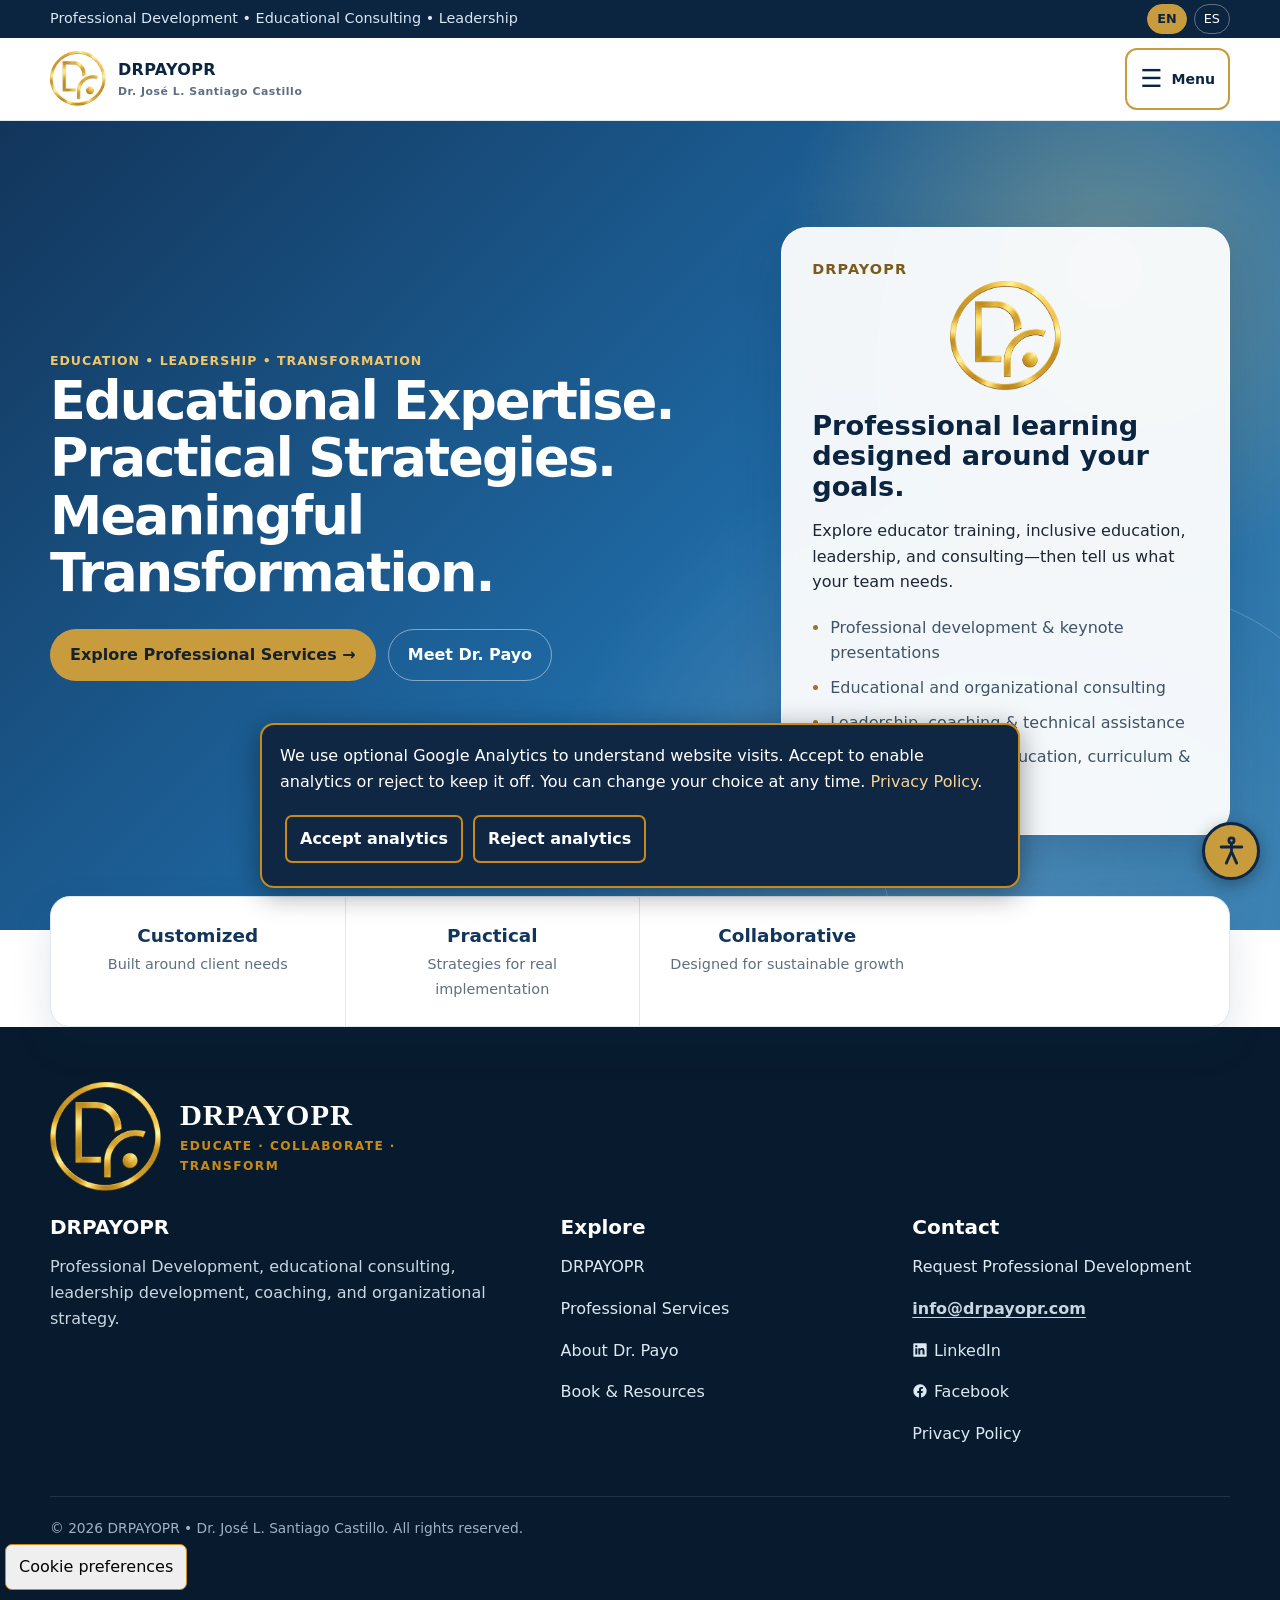
<file: index.html>
<!DOCTYPE html>

<html lang="en">
<head><script>document.documentElement.classList.add('js-ready');</script>
<meta charset="utf-8"/>
<meta content="width=device-width, initial-scale=1.0" name="viewport"/>
<meta content="Dr. José L. Santiago Castillo" name="author"/>
<meta content="#12355b" name="theme-color"/>
<title>DRPAYOPR | Professional Development, Co-Teaching &amp; Educational Consulting</title>
<style>
    :root{
      --navy:#12355b;
      --navy-dark:#0b2440;
      --blue:#1f6aa5;
      --sky:#eaf4fb;
      --gold:#c89b3c;
      --gold-dark:#9f7524;
      --ink:#1c2733;
      --muted:#5f6f7f;
      --white:#ffffff;
      --soft:#f7f9fc;
      --border:#dfe7ef;
      --success:#13795b;
      --shadow:0 16px 40px rgba(18,53,91,.12);
      --radius:18px;
      --max:1180px;
    }

    *{box-sizing:border-box}
    html{scroll-behavior:smooth}
    body{
      margin:0;
      font-family:Inter, ui-sans-serif, system-ui, -apple-system, BlinkMacSystemFont, "Segoe UI", sans-serif;
      color:var(--ink);
      background:var(--white);
      line-height:1.6;
    }
    a{color:inherit;text-decoration:none}
    img{max-width:100%;display:block}
    button,input,textarea,select{font:inherit}
    section{scroll-margin-top:92px}

    .container{width:min(var(--max), calc(100% - 36px));margin:auto}
    .eyebrow{
      display:inline-flex;align-items:center;gap:8px;
      color:var(--gold-dark);font-weight:800;letter-spacing:.08em;
      text-transform:uppercase;font-size:.78rem
    }
    .eyebrow:before{content:"";width:30px;height:2px;background:var(--gold)}
    h1,h2,h3{line-height:1.12;margin:0 0 16px;color:var(--navy-dark)}
    h1{font-size:clamp(2.5rem,6vw,5.35rem);letter-spacing:-.04em}
    h2{font-size:clamp(2rem,4vw,3.35rem);letter-spacing:-.025em}
    h3{font-size:1.25rem}
    p{margin:0 0 16px}
    .lead{font-size:clamp(1.06rem,2vw,1.28rem);color:#dce9f5;max-width:760px}
    .muted{color:var(--muted)}
    .section{padding:88px 0}
    .section-soft{background:var(--soft)}
    .section-blue{background:linear-gradient(135deg,var(--navy-dark),var(--navy));color:var(--white)}
    .section-blue h2,.section-blue h3{color:var(--white)}
    .section-head{max-width:780px;margin-bottom:42px}
    .section-head p{font-size:1.08rem;color:var(--muted)}
    .section-blue .section-head p{color:#d5e3ef}

    .topbar{
      position:sticky;top:0;z-index:1001;
      background:var(--navy-dark);color:#d9e6f1;font-size:.9rem
    }
    .topbar .container{
      min-height:38px;display:flex;align-items:center;justify-content:space-between;gap:18px
    }
    .topbar a{color:#fff;font-weight:700}
    .lang-switch{display:flex;align-items:center;gap:7px}
    .lang-btn{
      border:1px solid rgba(255,255,255,.35);background:transparent;color:white;
      padding:4px 9px;border-radius:999px;cursor:pointer;font-size:.8rem
    }
    .lang-btn.active{background:var(--gold);border-color:var(--gold);color:#17212a;font-weight:800}

    header{
      position:sticky;top:var(--language-bar-height, 38px);z-index:1000;background:rgba(255,255,255,.96);
      backdrop-filter:blur(10px);border-bottom:1px solid var(--border)
    }
    .nav{
      min-height:76px;display:flex;align-items:center;justify-content:space-between;gap:20px
    }
    .brand{
      display:flex;align-items:center;gap:12px;font-weight:900;color:var(--navy-dark);letter-spacing:.02em
    }
    .brand-mark{
      width:46px;height:46px;border-radius:13px;
      background:linear-gradient(135deg,var(--navy),var(--blue));
      color:white;display:grid;place-items:center;font-weight:900;
      box-shadow:0 8px 24px rgba(18,53,91,.2)
    }
    .brand small{display:block;font-size:.68rem;color:var(--muted);font-weight:700;letter-spacing:.05em}
    .nav-links{display:flex;align-items:center;gap:22px;font-size:.92rem;font-weight:700}
    .nav-links a:hover{color:var(--blue)}
    .nav-cta,.btn{
      display:inline-flex;align-items:center;justify-content:center;gap:9px;
      border-radius:999px;padding:12px 19px;font-weight:800;border:1px solid transparent;
      transition:.2s ease;cursor:pointer
    }
    .nav-cta,.btn-gold{background:var(--gold);color:#16212b}
    .nav-cta:hover,.btn-gold:hover{background:#ddb45b;transform:translateY(-1px)}
    .btn-light{background:white;color:var(--navy-dark)}
    .btn-outline{border-color:rgba(255,255,255,.45);color:white;background:transparent}
    .btn-outline:hover{background:rgba(255,255,255,.1)}
    .btn-blue{background:var(--navy);color:white}
    .btn-blue:hover{background:var(--navy-dark);transform:translateY(-1px)}
    .menu-btn{display:none;border:0;background:transparent;font-size:1.55rem;color:var(--navy);cursor:pointer}

    .hero{
      position:relative;overflow:hidden;background:
      radial-gradient(circle at 85% 20%, rgba(200,155,60,.23), transparent 26%),
      radial-gradient(circle at 72% 88%, rgba(31,106,165,.35), transparent 30%),
      linear-gradient(135deg,#0b2440 0%,#12355b 54%,#174d78 100%);
      color:white;padding:106px 0 95px
    }
    .hero:after{
      content:"";position:absolute;inset:auto -8% -160px auto;width:500px;height:500px;
      border:1px solid rgba(255,255,255,.12);border-radius:50%
    }
    .hero-grid{display:grid;grid-template-columns:1.2fr .8fr;gap:58px;align-items:center}
    .hero h1{color:white;max-width:880px}
    .hero .accent{color:#f0c76a}
    .hero-actions{display:flex;gap:12px;flex-wrap:wrap;margin-top:28px}
    .trust-row{display:flex;gap:22px;flex-wrap:wrap;margin-top:35px;color:#dce9f5;font-size:.93rem}
    .trust-row span{display:flex;align-items:center;gap:7px}
    .trust-row span:before{content:"✓";color:#f0c76a;font-weight:900}
    .hero-card{
      background:rgba(255,255,255,.1);border:1px solid rgba(255,255,255,.19);
      backdrop-filter:blur(8px);border-radius:26px;padding:30px;box-shadow:var(--shadow)
    }
    .hero-card .mini{color:#bcd5e8;font-size:.9rem;text-transform:uppercase;font-weight:800;letter-spacing:.08em}
    .hero-card h3{color:white;font-size:1.7rem;margin-top:8px}
    .hero-card ul{padding-left:18px;margin:20px 0 0}
    .hero-card li{margin:9px 0;color:#e6f0f8}

    .stats{margin-top:-34px;position:relative;z-index:3}
    .stats-grid{
      background:white;border:1px solid var(--border);box-shadow:var(--shadow);
      border-radius:20px;display:grid;grid-template-columns:repeat(4,1fr);overflow:hidden
    }
    .stat{padding:24px;text-align:center;border-right:1px solid var(--border)}
    .stat:last-child{border-right:0}
    .stat strong{display:block;color:var(--navy);font-size:1.15rem}
    .stat span{color:var(--muted);font-size:.9rem}

    .cards{display:grid;grid-template-columns:repeat(3,1fr);gap:22px}
    .card{
      background:white;border:1px solid var(--border);border-radius:var(--radius);
      padding:26px;box-shadow:0 7px 24px rgba(18,53,91,.06)
    }
    .card:hover{box-shadow:var(--shadow);transform:translateY(-2px);transition:.2s ease}
    .icon{
      width:46px;height:46px;border-radius:13px;background:var(--sky);color:var(--blue);
      display:grid;place-items:center;font-weight:900;margin-bottom:18px
    }
    .card ul{padding-left:18px;color:var(--muted);margin-bottom:0}

    .system-grid{display:grid;grid-template-columns:.9fr 1.1fr;gap:56px;align-items:center}
    .system-wheel{
      border-radius:28px;background:white;border:1px solid rgba(255,255,255,.14);
      color:var(--ink);padding:26px;display:grid;grid-template-columns:1fr 1fr;gap:12px
    }
    .system-item{
      min-height:116px;border-radius:16px;padding:18px;background:var(--soft);border:1px solid var(--border)
    }
    .system-item strong{display:block;color:var(--navy);margin-bottom:6px}
    .system-item.center{grid-column:1/-1;background:var(--gold);color:#17212a;text-align:center}
    .system-item.center strong{color:#17212a;font-size:1.18rem}

    .master-catalog{margin-top:46px}
    .master-catalog-intro{max-width:860px;margin-bottom:24px;color:#d5e3ef}
    .master-docs{display:grid;grid-template-columns:repeat(2,1fr);gap:14px}
    .master-doc{
      background:rgba(255,255,255,.08);border:1px solid rgba(255,255,255,.16);
      border-radius:15px;padding:18px
    }
    .master-doc strong{display:block;color:#f0c76a;margin-bottom:4px}
    .master-doc span{color:#e5eef6}
    .master-doc.primary{grid-column:1/-1;background:rgba(200,155,60,.16);border-color:rgba(240,199,106,.38)}
    .master-flow{
      margin-top:28px;background:white;color:var(--ink);border-radius:20px;padding:26px;
      box-shadow:var(--shadow)
    }
    .master-flow h3{color:var(--navy-dark)}
    .flow-line{display:flex;flex-wrap:wrap;align-items:center;gap:9px;margin-top:18px}
    .flow-step{
      padding:9px 12px;border-radius:999px;background:var(--sky);border:1px solid var(--border);
      color:var(--navy-dark);font-weight:800;font-size:.88rem
    }
    .flow-arrow{color:var(--gold-dark);font-weight:900}

    .audience{display:flex;flex-wrap:wrap;gap:10px}
    .pill{
      background:white;border:1px solid var(--border);border-radius:999px;padding:10px 15px;
      font-weight:700;color:var(--navy)
    }

    .topic-grid{display:grid;grid-template-columns:repeat(2,1fr);gap:18px}
    .topic{
      padding:24px;background:white;border:1px solid var(--border);border-radius:16px;
      display:flex;justify-content:space-between;align-items:flex-start;gap:18px
    }
    .topic p{margin:5px 0 0;color:var(--muted);font-size:.94rem}
    .topic a{color:var(--blue);font-weight:800;white-space:nowrap}

    .about-grid{display:grid;grid-template-columns:.75fr 1.25fr;gap:54px;align-items:center}
    .portrait-placeholder{
      min-height:500px;border-radius:28px;background:
      linear-gradient(180deg,rgba(255,255,255,.05),rgba(0,0,0,.18)),
      linear-gradient(135deg,var(--navy),var(--blue));
      display:flex;align-items:flex-end;padding:28px;color:white;box-shadow:var(--shadow)
    }
    .portrait-placeholder strong{font-size:1.5rem;display:block}
    .credentials{display:grid;grid-template-columns:1fr 1fr;gap:12px;margin-top:24px}
    .credential{padding:16px;border:1px solid var(--border);border-radius:14px;background:white}
    .credential strong{color:var(--navy);display:block}

    .book{
      display:grid;grid-template-columns:.65fr 1.35fr;gap:46px;align-items:center;
      background:linear-gradient(135deg,#f5ead1,#fff);padding:42px;border-radius:28px;border:1px solid #ead9b4
    }
    .book-cover{
      aspect-ratio:2/3;border-radius:12px;background:linear-gradient(155deg,var(--navy-dark),var(--blue));
      color:white;padding:28px;display:flex;flex-direction:column;justify-content:space-between;
      box-shadow:0 18px 40px rgba(18,53,91,.25);max-width:285px;margin:auto
    }
    .book-cover small{color:#dce9f5;text-transform:uppercase;letter-spacing:.08em}
    .book-cover strong{font-size:1.38rem;line-height:1.18}
    .book-cover span{font-size:.86rem;color:#f1ca72}

    .steps{display:grid;grid-template-columns:repeat(5,1fr);gap:14px;counter-reset:step}
    .step{
      counter-increment:step;background:white;border:1px solid var(--border);border-radius:16px;padding:20px
    }
    .step:before{
      content:counter(step);display:grid;place-items:center;width:34px;height:34px;border-radius:50%;
      background:var(--gold);font-weight:900;margin-bottom:14px
    }

    .form-wrap{
      display:grid;grid-template-columns:.72fr 1.28fr;gap:42px;align-items:start
    }
    .contact-panel{
      background:var(--navy-dark);color:white;border-radius:22px;padding:30px;position:sticky;top:108px
    }
    .contact-panel h3{color:white;font-size:1.7rem}
    .contact-panel p{color:#d7e6f2}
    .contact-panel .detail{padding:15px 0;border-top:1px solid rgba(255,255,255,.12)}
    .contact-panel .detail strong{display:block;color:#f0c76a}
    form{
      background:white;border:1px solid var(--border);border-radius:22px;padding:30px;box-shadow:var(--shadow)
    }
    .form-grid{display:grid;grid-template-columns:1fr 1fr;gap:18px}
    .field{display:flex;flex-direction:column;gap:7px}
    .field.full{grid-column:1/-1}
    label{font-size:.9rem;font-weight:800;color:var(--navy-dark)}
    input,select,textarea{
      width:100%;border:1px solid #cfdbe6;border-radius:11px;padding:12px 13px;background:white;color:var(--ink);
      outline:none
    }
    input:focus,select:focus,textarea:focus{border-color:var(--blue);box-shadow:0 0 0 3px rgba(31,106,165,.12)}
    textarea{min-height:125px;resize:vertical}
    .form-note{font-size:.84rem;color:var(--muted);margin-top:12px}
    .status{display:none;margin-top:14px;border-radius:10px;padding:12px;font-weight:700}
    .status.success{display:block;background:#e8f7f1;color:var(--success)}
    .status.error{display:block;background:#fff0f0;color:#a33}

    .cta{
      background:linear-gradient(135deg,var(--gold),#e0b85c);border-radius:26px;padding:44px;
      display:flex;justify-content:space-between;gap:30px;align-items:center
    }
    .cta h2{font-size:clamp(1.8rem,4vw,3rem);margin-bottom:8px}
    .cta p{max-width:720px;color:#3f3728}

    footer{background:#081b2e;color:#c8d6e2;padding:55px 0 26px}
    .footer-grid{display:grid;grid-template-columns:1.2fr .8fr .8fr;gap:34px}
    footer h3{color:white}
    footer a{color:#dce8f2}
    footer a:hover{color:#f0c76a}
    .copyright{border-top:1px solid rgba(255,255,255,.1);margin-top:34px;padding-top:20px;font-size:.86rem;color:#9fb2c2}

    /* Hide the inactive language even when component-specific display rules are stronger. */
    html[lang="en"] [data-lang="es"],
    html[lang="es"] [data-lang="en"]{display:none !important}
    [data-lang="es"]{display:none !important}
    body.lang-es [data-lang="en"]{display:none !important}
    body.lang-es [data-lang="es"]{display:revert !important}
    body.lang-es div[data-lang="es"],
    body.lang-es section[data-lang="es"],
    body.lang-es p[data-lang="es"],
    body.lang-es h1[data-lang="es"],
    body.lang-es h2[data-lang="es"],
    body.lang-es h3[data-lang="es"],
    body.lang-es span[data-lang="es"],
    body.lang-es a[data-lang="es"],
    body.lang-es label[data-lang="es"]{display:revert !important}

    @media (max-width:960px){
      .nav-links{display:none;position:absolute;top:76px;left:0;right:0;background:white;padding:20px;
        border-bottom:1px solid var(--border);flex-direction:column;align-items:flex-start}
      .nav-links.open{display:flex}
      .menu-btn{display:block}
      .hero-grid,.system-grid,.about-grid,.form-wrap,.book{grid-template-columns:1fr}
      .hero-card{max-width:650px}
      .cards{grid-template-columns:1fr 1fr}
      .steps{grid-template-columns:1fr 1fr}
      .contact-panel{position:static}
      .stats-grid{grid-template-columns:1fr 1fr}
      .stat:nth-child(2){border-right:0}
      .stat:nth-child(-n+2){border-bottom:1px solid var(--border)}
      .footer-grid{grid-template-columns:1fr 1fr}
    }
    @media (max-width:650px){
      .section{padding:64px 0}
      .hero{padding:80px 0 70px}
      .topbar .container{padding:7px 0;align-items:flex-start}
      .topbar .tagline{display:none}
      .cards,.topic-grid,.form-grid,.credentials,.steps,.footer-grid{grid-template-columns:1fr}
      .stats-grid{grid-template-columns:1fr}
      .stat{border-right:0;border-bottom:1px solid var(--border)!important}
      .stat:last-child{border-bottom:0!important}
      .system-wheel{grid-template-columns:1fr}
      .system-item.center{grid-column:auto}
      .master-docs{grid-template-columns:1fr}
      .master-doc.primary{grid-column:auto}
      .topic{flex-direction:column}
      .cta{padding:30px;flex-direction:column;align-items:flex-start}
      .brand small{display:none}
      .nav-cta{display:none}
    }
  
    /* Readers & Impact */

    .reader-card {
      background:#fff;
      border-radius:18px;
      overflow:hidden;
      box-shadow:0 10px 28px rgba(13,36,64,.10);
      border:1px solid rgba(13,36,64,.08);
    }
    .reader-card img {
      display:block;
      width:100%;
      height:auto;
      object-fit:contain;
      background:#fff;
    }

    .readers-section { background:#f7f4ed; }
    .readers-intro { max-width:760px; margin:0 auto 30px; text-align:center; }
    .readers-gallery {
      display:grid;
      grid-template-columns:repeat(4, minmax(0, 1fr));
      gap:20px;
      margin-top:28px;
      align-items:start;
    }
    .reader-photo {
      min-height:260px;
      border:1px dashed rgba(13,36,64,.28);
      border-radius:18px;
      background:#fff;
      display:flex;
      align-items:center;
      justify-content:center;
      text-align:center;
      padding:28px;
      color:#6d7782;
      box-shadow:0 8px 24px rgba(13,36,64,.06);
    }
    .reader-photo strong { display:block; color:#0d2440; margin-bottom:6px; }
    @media (max-width:1050px) {
      .readers-gallery { grid-template-columns:repeat(2, minmax(0, 1fr)); }
    }
    @media (max-width:620px) {
      .readers-gallery { grid-template-columns:1fr; }
      .reader-photo { min-height:220px; }
    }

  
    /* Insights & Articles */
    .insights-section { background:#fff; }
    .insights-intro { max-width:780px; margin:0 auto 34px; text-align:center; }
    .featured-article {
      border-radius:22px;
      padding:34px;
      background:#0d2440;
      color:#fff;
      margin-bottom:28px;
      box-shadow:0 12px 30px rgba(13,36,64,.12);
    }
    .featured-article .article-label {
      display:inline-block;
      font-size:.78rem;
      font-weight:800;
      letter-spacing:.08em;
      text-transform:uppercase;
      color:#d8b25c;
      margin-bottom:12px;
    }
    .featured-article h3 { color:#fff; margin:0 0 12px; }
    .featured-article p { color:rgba(255,255,255,.84); max-width:760px; }
    .article-grid {
      display:grid;
      grid-template-columns:repeat(3,minmax(0,1fr));
      gap:20px;
    }
    .article-card {
      border:1px solid rgba(13,36,64,.10);
      border-radius:18px;
      padding:26px;
      background:#f8f6f0;
      box-shadow:0 8px 24px rgba(13,36,64,.05);
    }
    .article-card .article-category {
      font-size:.78rem;
      font-weight:800;
      text-transform:uppercase;
      letter-spacing:.06em;
      color:#9a7428;
      margin-bottom:10px;
    }
    .article-card h3 { margin-top:0; }
    .article-card .article-meta { font-size:.88rem; color:#6d7782; margin-top:16px; }
    @media (max-width:900px) {
      .article-grid { grid-template-columns:1fr; }
    }

  

    /* University library holdings: standalone section, distinct from book purchase options */
    .university-library-section { padding-top:58px; padding-bottom:64px; }
    .university-library-section .book-library-locations { margin-top:0; }
    .book-library-actions { margin-top:16px !important; }
    .book-library-actions .btn { display:inline-block; text-align:center; }
    .book-library-locations { margin-top:36px; padding:26px; border:1px solid #d8bd85; border-radius:18px; background:#f9f6ef; }
    .book-library-locations > h3 { margin:0 0 8px; color:#102744; }
    .book-library-locations > p { margin:0 0 20px; }
    .book-library-grid { display:grid; grid-template-columns:repeat(2,minmax(0,1fr)); gap:14px; }
    .book-library-card { background:#fff; border:1px solid #e6d9bd; border-left:4px solid #c98a18; border-radius:12px; padding:18px; }
    .book-library-card h4 { margin:0 0 8px; color:#102744; }
    .book-library-card p { margin:4px 0; }
    @media(max-width:680px) { .book-library-locations {padding:18px;} .book-library-grid {grid-template-columns:1fr;} }

    .amazon-book-btn { margin-left:10px; }
    @media (max-width:640px) {
      .book .btn { display:block; width:100%; text-align:center; margin:10px 0 0 !important; }
      .amazon-book-btn { margin-left:0; }
    }
  
    .brand-logo { width:58px; height:58px; object-fit:contain; flex:0 0 auto; border-radius:50%; background:#fff; }
    @media (max-width:640px) { .brand-logo { width:46px; height:46px; } }

  
    /* DRPAYOPR brand logo */
    .brand-logo {
      width:56px;
      height:56px;
      object-fit:contain;
      background:transparent;
      border-radius:0;
    }
    .drpayopr-section-brand {
      display:flex;
      align-items:center;
      justify-content:center;
      gap:22px;
      margin:0 auto 42px;
      text-align:left;
    }
    .drpayopr-section-brand img {
      width:118px;
      height:118px;
      object-fit:contain;
      flex:0 0 auto;
    }
    .drpayopr-section-wordmark {
      font-family:Georgia, "Times New Roman", serif;
      font-weight:800;
      font-size:clamp(2.2rem,5vw,4.4rem);
      line-height:.95;
      letter-spacing:.02em;
      color:#fff;
      border-bottom:3px solid #c98a18;
      padding-bottom:10px;
    }
    .drpayopr-section-tagline {
      margin-top:10px;
      color:#c98a18;
      text-transform:uppercase;
      letter-spacing:.16em;
      font-size:.82rem;
      font-weight:800;
    }
    @media (max-width:700px) {
      .drpayopr-section-brand { flex-direction:column; text-align:center; gap:12px; }
      .drpayopr-section-brand img { width:92px; height:92px; }
    }

  
    /* Logo transparency fix */
    .brand-logo,
    .drpayopr-section-brand img {
      background: transparent !important;
      border: 0 !important;
      box-shadow: none !important;
      border-radius: 0 !important;
    }

  
    /* Official DRPAYOPR logo */
    .brand-logo,
    .drpayopr-section-brand img {
      background: transparent !important;
      border: 0 !important;
      box-shadow: none !important;
      border-radius: 0 !important;
      object-fit: contain !important;
    }

  
    .about-highlights {
      display:grid;
      grid-template-columns:repeat(4,minmax(0,1fr));
      gap:12px;
      margin:26px 0;
    }
    .about-highlight {
      background:#f7f4ed;
      border:1px solid rgba(13,36,64,.08);
      border-radius:14px;
      padding:18px 14px;
      text-align:center;
    }
    .about-highlight strong {
      display:block;
      color:#0d2440;
      font-size:1.4rem;
      margin-bottom:6px;
    }
    .expertise-list {
      display:grid;
      grid-template-columns:repeat(2,minmax(0,1fr));
      gap:10px 18px;
      margin:18px 0 24px;
    }
    .expertise-list span {
      padding:10px 12px;
      background:#fff;
      border-left:3px solid #c98a18;
      box-shadow:0 4px 14px rgba(13,36,64,.04);
    }
    .about-quote {
      margin:28px 0 0;
      padding:22px 24px;
      background:#0d2440;
      color:#fff;
      border-radius:16px;
      font-style:italic;
    }
    .about-quote cite {
      display:block;
      margin-top:10px;
      color:#c98a18;
      font-style:normal;
      font-weight:700;
    }
    @media (max-width:800px) {
      .about-highlights { grid-template-columns:repeat(2,minmax(0,1fr)); }
      .expertise-list { grid-template-columns:1fr; }
    }

  
    /* Footer official logo */
    .footer-brand-panel {
      display:flex;
      align-items:center;
      gap:18px;
      margin-bottom:22px;
      max-width:430px;
    }
    .footer-official-logo {
      width:112px;
      height:112px;
      object-fit:contain;
      flex:0 0 auto;
      background:transparent !important;
      border:0 !important;
      box-shadow:none !important;
    }
    .footer-brand-copy { min-width:0; }
    .footer-brand-name {
      color:#fff;
      font-family:Georgia, "Times New Roman", serif;
      font-size:1.9rem;
      font-weight:800;
      letter-spacing:.03em;
      line-height:1;
    }
    .footer-brand-tagline {
      color:#c98a18;
      font-size:.76rem;
      font-weight:800;
      letter-spacing:.12em;
      text-transform:uppercase;
      margin-top:7px;
    }
    @media (max-width:700px) {
      .footer-brand-panel {
        justify-content:center;
        text-align:left;
        margin-left:auto;
        margin-right:auto;
      }
      .footer-official-logo { width:96px; height:96px; }
    }

  
/* New Readers & Impact feature cards */
.impact-feature-grid{display:grid;grid-template-columns:repeat(2,minmax(0,1fr));gap:30px;margin-top:38px}
.impact-feature-card{background:#fff;border:1px solid rgba(201,138,24,.24);border-radius:22px;overflow:hidden;box-shadow:0 18px 45px rgba(13,36,64,.10);transition:transform .3s ease,box-shadow .3s ease}
.impact-feature-card:hover{transform:translateY(-5px);box-shadow:0 24px 60px rgba(13,36,64,.16)}
.impact-feature-image{width:100%;background:#0d2440;overflow:hidden}
.impact-feature-image img{display:block;width:100%;height:auto;object-fit:contain}
.impact-feature-content{padding:25px 27px 29px}
.impact-label{display:inline-flex;background:rgba(201,138,24,.12);border:1px solid rgba(201,138,24,.3);color:#9b6810;padding:7px 12px;border-radius:999px;font-size:.72rem;font-weight:800;letter-spacing:.08em;text-transform:uppercase;margin-bottom:14px}
.impact-feature-content h3{margin:0 0 7px;color:#0d2440;font-family:Georgia,"Times New Roman",serif;font-size:1.45rem;line-height:1.15}
.impact-role{margin:0 0 18px;color:#c98a18;font-size:.94rem;font-weight:700;line-height:1.5}
.impact-feature-content blockquote{position:relative;margin:0;padding:18px 18px 18px 25px;background:#f7f8fa;border-left:4px solid #c98a18;border-radius:0 13px 13px 0;color:#344458;font-size:.97rem;line-height:1.7}
@media(max-width:900px){.impact-feature-grid{grid-template-columns:1fr}.impact-feature-card{max-width:720px;margin-inline:auto}}
@media(max-width:560px){.impact-feature-grid{gap:22px}.impact-feature-content{padding:21px 19px 24px}.impact-feature-content h3{font-size:1.25rem}}


.reader-impact-new-card{border-radius:15px}}



/* FINAL Readers & Impact placement fix */
.readers-gallery{
  display:grid;
  grid-template-columns:repeat(4,minmax(0,1fr));
  gap:20px;
  margin-top:28px;
  align-items:start;
}
.reader-card img{
  display:block;
  width:100%;
  height:auto;
  object-fit:contain;
}
@media(max-width:1050px){
  .readers-gallery{grid-template-columns:repeat(2,minmax(0,1fr));}
}
@media(max-width:620px){
  .readers-gallery{grid-template-columns:1fr;}
}


/* FINAL Readers & Impact gallery placement */
.readers-gallery{
  display:grid !important;
  grid-template-columns:repeat(4,minmax(0,1fr)) !important;
  gap:20px !important;
  margin-top:28px !important;
  align-items:start !important;
}
.readers-gallery .reader-card{
  margin:0 !important;
  background:#fff;
  border:1px solid rgba(201,138,24,.24);
  border-radius:18px;
  overflow:hidden;
  box-shadow:0 14px 34px rgba(13,36,64,.10);
}
.readers-gallery .reader-card img{
  display:block !important;
  width:100% !important;
  height:auto !important;
  object-fit:contain !important;
}
@media(max-width:1050px){
  .readers-gallery{grid-template-columns:repeat(2,minmax(0,1fr)) !important;}
}
@media(max-width:620px){
  .readers-gallery{grid-template-columns:1fr !important;}
}


/* FINAL equal-size Readers & Impact cards */
.equal-reader-section .readers-gallery{
  display:grid !important;
  grid-template-columns:repeat(4,minmax(0,1fr)) !important;
  gap:20px !important;
  align-items:stretch !important;
}
.equal-reader-section .reader-card{
  width:100% !important;
  aspect-ratio:2/3 !important;
  margin:0 !important;
  display:flex !important;
  align-items:center !important;
  justify-content:center !important;
  overflow:hidden !important;
  background:#fff !important;
  border-radius:18px !important;
}
.equal-reader-section .reader-card img{
  width:100% !important;
  height:100% !important;
  object-fit:contain !important;
  object-position:center !important;
  display:block !important;
}
@media(max-width:1050px){
  .equal-reader-section .readers-gallery{grid-template-columns:repeat(2,minmax(0,1fr)) !important;}
}
@media(max-width:620px){
  .equal-reader-section .readers-gallery{grid-template-columns:1fr !important;}
  .equal-reader-section .reader-card{max-width:560px !important;margin:0 auto !important;}
}


/* DRPAYOPR Professional Solutions — bilingual integrated section */
.drpayopr-solutions .drp-intro-panel{max-width:900px;margin:0 0 42px}
.drpayopr-solutions .drp-subsection{margin-top:46px}
.drpayopr-solutions .drp-subsection>h3{font-size:clamp(1.6rem,3vw,2.35rem);margin:8px 0 14px}
.drpayopr-solutions .conversion-grid{display:grid;grid-template-columns:repeat(4,1fr);gap:18px;margin-top:24px}
.drpayopr-solutions .conversion-card{background:#fff;color:#26374a;border:1px solid rgba(13,36,64,.12);border-radius:18px;padding:23px;box-shadow:0 12px 30px rgba(13,36,64,.07)}
.drpayopr-solutions .conversion-card h3{color:#0d2440;font-size:1.08rem}
.drpayopr-solutions .conversion-card p{line-height:1.6;color:#526274}
.drpayopr-solutions .drp-feature-box{margin-top:48px;display:grid;grid-template-columns:1.35fr .65fr;gap:40px;align-items:center;background:rgba(255,255,255,.08);border:1px solid rgba(255,255,255,.15);border-radius:24px;padding:34px}
.drpayopr-solutions .drp-feature-box img{width:100%;max-width:250px;margin:auto;display:block;border-radius:10px;box-shadow:0 18px 40px rgba(0,0,0,.2)}
.drpayopr-solutions .drp-feature-box h3{font-size:clamp(1.55rem,3vw,2.3rem);margin:.3em 0}
.drpayopr-solutions .drp-feature-box h4{font-size:1.15rem;margin:.2em 0 1em}
.drpayopr-solutions .conversion-formats{display:flex;flex-wrap:wrap;gap:8px;margin:20px 0}
.drpayopr-solutions .conversion-formats span{background:#fff;color:#0d2440;border:1px solid rgba(201,138,24,.35);padding:9px 12px;border-radius:999px;font-weight:700}
.drpayopr-solutions .conversion-booking-grid{display:grid;grid-template-columns:repeat(4,1fr);gap:10px;margin:22px 0}
.drpayopr-solutions .conversion-booking-grid span{text-align:center;padding:12px;border:1px solid rgba(255,255,255,.22);border-radius:14px}
.drpayopr-solutions .conversion-process{display:grid;grid-template-columns:repeat(4,1fr);gap:16px;margin-top:22px}
.drpayopr-solutions .conversion-process>div{background:#fff;color:#26374a;border-left:4px solid #c98a18;padding:20px;border-radius:10px}
.drpayopr-solutions .conversion-process b{color:#c98a18;font-size:1.45rem}
.drpayopr-solutions .conversion-process h4{color:#0d2440;margin:.4em 0}
.drpayopr-solutions .conversion-process p{color:#526274}
@media(max-width:960px){
  .drpayopr-solutions .conversion-grid,
  .drpayopr-solutions .conversion-process,
  .drpayopr-solutions .conversion-booking-grid{grid-template-columns:repeat(2,1fr)}
  .drpayopr-solutions .drp-feature-box{grid-template-columns:1fr}
}
@media(max-width:650px){
  .drpayopr-solutions .conversion-grid,
  .drpayopr-solutions .conversion-process,
  .drpayopr-solutions .conversion-booking-grid{grid-template-columns:1fr}
  .drpayopr-solutions .drp-feature-box{padding:24px}
}


/* Condensed contract-focused Professional Services */
.condensed-services .section-head{margin-bottom:30px}
.condensed-service-grid{display:grid;grid-template-columns:repeat(2,minmax(0,1fr));gap:22px}
.condensed-service-card{position:relative;background:#fff;border:1px solid rgba(13,36,64,.12);border-radius:22px;padding:28px;box-shadow:0 14px 34px rgba(13,36,64,.08)}
.condensed-service-card h3{color:#0d2440;font-size:1.35rem;margin:10px 0 12px}
.condensed-service-card>p{color:#526274;line-height:1.65}
.service-number{font-size:.8rem;letter-spacing:.12em;font-weight:900;color:#c98a18}
.service-topics{display:flex;flex-wrap:wrap;gap:8px;margin-top:20px}
.service-topics span{background:#f4f6f8;border:1px solid rgba(13,36,64,.10);border-radius:999px;padding:8px 11px;color:#0d2440;font-size:.82rem;font-weight:700}
.signature-service{border:2px solid rgba(201,138,24,.6);background:linear-gradient(180deg,#fffdf7,#fff)}
.signature-badge{position:absolute;right:18px;top:18px;background:#c98a18;color:#fff;border-radius:999px;padding:7px 11px;font-size:.72rem;font-weight:900;text-transform:uppercase;letter-spacing:.05em}
.condensed-services-cta{margin-top:28px;padding:24px;border-radius:18px;background:#0d2440;color:#fff;display:flex;align-items:center;justify-content:space-between;gap:22px}
.condensed-services-cta p{margin:0;max-width:760px}
@media(max-width:800px){.condensed-service-grid{grid-template-columns:1fr}.condensed-services-cta{align-items:flex-start;flex-direction:column}.signature-badge{position:static;display:inline-block;margin-bottom:12px}}



/* About portrait and LinkedIn link */
.about-photo-social{min-width:0;display:flex;flex-direction:column;align-items:center}
.about-photo-social .about-photo{width:100%}
.about-photo-social .about-linkedin{margin-top:14px;flex-shrink:0}

/* Gold LinkedIn profile links inside team cards */
.team-linkedin{display:inline-flex;align-items:center;justify-content:center;width:44px;height:44px;margin-top:16px;border:2px solid #c98a18;border-radius:10px;background:#0d2440;color:#e6a936;text-decoration:none;transition:background .2s ease,box-shadow .2s ease,transform .2s ease}
.team-linkedin svg{width:23px;height:23px;fill:currentColor;display:block}
.team-linkedin:hover,.team-linkedin:focus-visible{background:#19385a;color:#ffd27a;box-shadow:0 0 0 3px rgba(201,138,24,.25);transform:translateY(-2px)}
.team-linkedin:focus-visible{outline:3px solid #c98a18;outline-offset:3px}
@media(prefers-reduced-motion:reduce){.team-linkedin{transition:none}.team-linkedin:hover,.team-linkedin:focus-visible{transform:none}}

/* Meet the DRPAYOPR Team */
.team-section{background:#f6f8fa}
.team-grid{display:grid;grid-template-columns:repeat(2,minmax(0,1fr));gap:24px;margin-top:30px}
.team-card{display:grid;grid-template-columns:auto 1fr;gap:20px;align-items:start;background:#fff;border:1px solid rgba(13,36,64,.12);border-radius:22px;padding:28px;box-shadow:0 14px 34px rgba(13,36,64,.08)}
.team-role-icon{width:64px;height:64px;border-radius:18px;display:grid;place-items:center;background:#0d2440;color:#c98a18;font-size:1.55rem;font-weight:900}
.team-label{color:#9a6710;font-size:.75rem;font-weight:900;letter-spacing:.09em;text-transform:uppercase;margin-bottom:7px}
.team-card h3{color:#0d2440;font-size:1.3rem;line-height:1.25;margin:0 0 12px}
.team-card p{color:#526274;line-height:1.65;margin:0}
.team-cta{margin-top:28px;padding:22px 25px;background:#0d2440;color:#fff;border-radius:18px;display:flex;align-items:center;justify-content:space-between;gap:20px}
.team-cta p{margin:0;font-weight:700}
@media(max-width:800px){.team-grid{grid-template-columns:1fr}.team-cta{align-items:flex-start;flex-direction:column}}
@media(max-width:520px){.team-card{grid-template-columns:1fr}.team-role-icon{width:54px;height:54px}}


/* Team headshots and names */
.team-card{grid-template-columns:150px 1fr;align-items:center}
.team-headshot{width:150px;height:180px;object-fit:cover;object-position:center top;border-radius:18px;display:block;border:3px solid rgba(201,138,24,.35);box-shadow:0 10px 24px rgba(13,36,64,.12)}
.team-name{font-size:1.5rem!important;margin:4px 0 3px!important;color:#0d2440!important}
.team-name + h3{margin-top:0!important;font-size:1.05rem!important;color:#9a6710!important}
@media(max-width:620px){
  .team-card{grid-template-columns:1fr;text-align:center}
  .team-headshot{width:170px;height:200px;margin:0 auto}
  .team-card-content{text-align:center}
}


/* Clean professional visual system */
:root{
  --drp-navy:#0d2440;
  --drp-gold:#c98a18;
  --drp-soft:#f6f7f9;
  --drp-text:#26374a;
  --drp-muted:#667587;
  --drp-border:rgba(13,36,64,.10);
}
html{scroll-behavior:smooth}
body{color:var(--drp-text)}
nav{display:flex;align-items:center;gap:10px;flex-wrap:nowrap}
nav a{white-space:nowrap}
.polished-section{padding-top:84px;padding-bottom:84px}
.section-soft{background:var(--drp-soft)!important}
.section-head{display:grid;grid-template-columns:minmax(0,1.2fr) minmax(240px,.8fr);gap:28px;align-items:end;margin-bottom:34px}
.section-head h2{margin:.25rem 0 0;font-size:clamp(2rem,4vw,3.05rem);line-height:1.06}
.section-head p{margin:0;color:var(--drp-muted);line-height:1.7}
.kicker{letter-spacing:.12em;text-transform:uppercase;font-size:.76rem;font-weight:900}
.btn{min-height:46px;display:inline-flex;align-items:center;justify-content:center}
.condensed-service-grid{gap:24px}
.condensed-service-card{padding:30px;border-radius:20px;box-shadow:none}
.signature-service{background:#fffaf0}
.team-grid{gap:26px}
.team-card{min-height:100%;box-shadow:none;border-radius:20px}
.team-headshot{aspect-ratio:4/5;height:auto}
.drpayopr-solutions{padding-top:90px;padding-bottom:90px}
.drpayopr-solutions .drp-intro-panel{max-width:760px}
.drpayopr-solutions .drp-feature-box{margin-top:34px}
.drpayopr-solutions .drp-booking{margin-top:34px}
footer{margin-top:0}
@media(max-width:980px){
  .section-head{grid-template-columns:1fr}
  nav{gap:6px}
  nav a{font-size:.92rem}
}
@media(max-width:760px){
  .polished-section{padding-top:64px;padding-bottom:64px}
  nav{flex-wrap:wrap}
}

/* DRPAYOPR branding in Professional Services */
.condensed-services .section-head{
  position:relative;
  grid-template-columns:auto minmax(0,1.2fr) minmax(240px,.8fr);
}
.services-brand-mark{
  display:flex;
  align-items:center;
  justify-content:center;
  align-self:center;
}
.services-brand-logo{
  width:96px;
  height:96px;
  object-fit:contain;
  display:block;
}
@media(max-width:980px){
  .condensed-services .section-head{
    grid-template-columns:auto 1fr;
    align-items:center;
  }
  .condensed-services .section-head>p{
    grid-column:1 / -1;
  }
  .services-brand-logo{width:82px;height:82px}
}
@media(max-width:560px){
  .condensed-services .section-head{grid-template-columns:1fr}
  .services-brand-mark{justify-content:flex-start}
  .services-brand-logo{width:76px;height:76px}
  .condensed-services .section-head>p{grid-column:auto}
}

/* Professional Services now begins with The DRPAYOPR Experience */
.condensed-services .section-head{
  grid-template-columns:minmax(0,1.2fr) minmax(240px,.8fr)!important;
}
.experience-brand-header{
  display:flex;
  align-items:center;
  gap:22px;
  margin-bottom:28px;
}
.experience-brand-logo{
  width:110px;
  height:110px;
  object-fit:contain;
  flex:0 0 auto;
}
.experience-brand-copy{min-width:0}
.experience-brand-copy h2{margin:.15rem 0 .5rem}
@media(max-width:760px){
  .experience-brand-header{align-items:flex-start;gap:16px}
  .experience-brand-logo{width:82px;height:82px}
}
@media(max-width:520px){
  .experience-brand-header{display:block}
  .experience-brand-logo{width:78px;height:78px;margin-bottom:14px}
}

/* Polished merged Impact & Insights */
.impact-insights-section{
  padding-top:88px;
  padding-bottom:88px;
  background:#f6f7f9;
}
.impact-insights-mainhead{
  max-width:820px;
  margin-bottom:46px;
}
.impact-insights-mainhead h2{
  font-size:clamp(2.25rem,4vw,3.2rem);
  line-height:1.05;
  margin:.35rem 0 .8rem;
}
.impact-insights-mainhead p{
  max-width:700px;
  color:var(--drp-muted,#667587);
  line-height:1.7;
  margin:0;
}
.impact-subsection{
  background:#fff;
  border:1px solid rgba(13,36,64,.10);
  border-radius:24px;
  padding:32px;
  margin-top:26px;
}
.impact-subhead{
  margin-bottom:26px;
  padding-bottom:18px;
  border-bottom:1px solid rgba(13,36,64,.10);
}
.impact-subhead h3{
  margin:.3rem 0 0;
  font-size:clamp(1.55rem,3vw,2.15rem);
  color:var(--drp-navy,#0d2440);
}
@media(max-width:640px){
  .impact-insights-section{padding-top:64px;padding-bottom:64px}
  .impact-subsection{padding:22px 18px;border-radius:18px}
}

/* Keep these section titles aligned to the left */
.left-aligned-section-head{
  display:block !important;
  text-align:left !important;
  max-width:900px;
  margin-left:0 !important;
  margin-right:auto !important;
}
.left-aligned-section-head > *{
  text-align:left !important;
  margin-left:0 !important;
  margin-right:auto !important;
}
.left-aligned-section-head h2{
  max-width:820px;
}
.left-aligned-section-head p{
  max-width:760px;
  margin-top:14px !important;
}

/* Book promotion popup */
.book-sale-popup{position:fixed;inset:0;z-index:9999;display:none;align-items:center;justify-content:center;padding:20px}
.book-sale-popup.is-visible{display:flex}
.book-sale-overlay{position:absolute;inset:0;background:rgba(5,20,36,.72);backdrop-filter:blur(4px)}
.book-sale-dialog{position:relative;z-index:1;width:min(880px,96vw);max-height:90vh;overflow:auto;background:#fff;border-radius:26px;box-shadow:0 24px 80px rgba(0,0,0,.28)}
.book-sale-grid{display:grid;grid-template-columns:minmax(220px,34%) 1fr;align-items:center}
.book-sale-cover{padding:30px;background:linear-gradient(145deg,#0d2440,#18395f);display:flex;align-items:center;justify-content:center;min-height:100%}
.book-sale-cover img{width:min(220px,100%);height:auto;display:block;border-radius:8px;box-shadow:0 18px 40px rgba(0,0,0,.28)}
.book-sale-copy{padding:42px 44px 40px}
.book-sale-kicker{display:inline-block;font-size:.78rem;font-weight:800;letter-spacing:.12em;text-transform:uppercase;color:#a77b1f;margin-bottom:12px}
.book-sale-copy h2{margin:0 0 16px;color:#0d2440;font-size:clamp(1.9rem,3.3vw,2.7rem);line-height:1.08}
.book-sale-copy p{margin:0;color:#526375;line-height:1.7;font-size:1.02rem}
.book-sale-actions{margin-top:26px;display:flex;flex-wrap:wrap;gap:12px 16px;align-items:center}
.book-sale-secondary{font-weight:700;color:#0d2440;text-decoration:none;border-bottom:1px solid currentColor}
.book-sale-close{position:absolute;top:14px;right:16px;z-index:3;width:40px;height:40px;border:0;border-radius:50%;background:#fff;color:#0d2440;font-size:28px;line-height:1;cursor:pointer;box-shadow:0 4px 14px rgba(0,0,0,.15)}
body.book-popup-open{overflow:hidden}
@media(max-width:720px){
  .book-sale-grid{grid-template-columns:1fr}
  .book-sale-cover{padding:24px}
  .book-sale-cover img{width:150px}
  .book-sale-copy{padding:28px 24px 30px}
  .book-sale-actions{align-items:stretch}
  .book-sale-actions .btn{width:100%;text-align:center}
}

/* Enhanced DRPAYOPR Book Popup */
.book-sale-popup{
  padding:24px;
  opacity:0;
  pointer-events:none;
  transition:opacity .28s ease;
}
.book-sale-popup.is-visible{
  display:flex;
  opacity:1;
  pointer-events:auto;
}
.book-sale-overlay{
  background:
    radial-gradient(circle at 20% 20%, rgba(181,140,53,.18), transparent 32%),
    rgba(5,18,33,.80);
  backdrop-filter:blur(7px);
}
.book-sale-dialog{
  width:min(900px,95vw);
  overflow:hidden;
  border-radius:30px;
  border:1px solid rgba(181,140,53,.25);
  box-shadow:0 30px 90px rgba(0,0,0,.34);
  transform:translateY(18px) scale(.985);
  animation:bookPopupIn .42s cubic-bezier(.2,.7,.2,1) forwards;
}
@keyframes bookPopupIn{
  to{transform:translateY(0) scale(1)}
}
.book-sale-grid{
  grid-template-columns:minmax(250px,36%) 1fr;
  min-height:500px;
}
.book-sale-cover{
  position:relative;
  overflow:hidden;
  padding:44px 34px;
  background:
    radial-gradient(circle at 50% 20%, rgba(218,179,86,.28), transparent 34%),
    linear-gradient(155deg,#0b2038 0%,#12385f 58%,#0a233d 100%);
}
.book-sale-cover::after{
  content:"";
  position:absolute;
  inset:0;
  background:linear-gradient(120deg,transparent 35%,rgba(255,255,255,.08),transparent 65%);
  transform:translateX(-100%);
  animation:bookShine 5.5s ease-in-out infinite;
}
@keyframes bookShine{
  0%,65%{transform:translateX(-100%)}
  85%,100%{transform:translateX(100%)}
}
.book-sale-cover img{
  position:relative;
  z-index:1;
  width:min(235px,100%);
  border-radius:10px;
  box-shadow:0 24px 55px rgba(0,0,0,.38);
  transform:rotate(-1.5deg);
}
.book-sale-copy{
  position:relative;
  padding:48px 52px 44px;
  background:
    linear-gradient(180deg,rgba(255,255,255,1),rgba(250,248,243,.96));
}
.book-sale-copy::before{
  content:"";
  position:absolute;
  width:110px;
  height:6px;
  left:52px;
  top:0;
  border-radius:0 0 10px 10px;
  background:linear-gradient(90deg,#b58c35,#e0bd65);
}
.book-sale-badge{
  display:inline-flex;
  align-items:center;
  gap:8px;
  padding:8px 12px;
  margin-bottom:16px;
  border-radius:999px;
  background:#f7efd9;
  color:#805f18;
  font-size:.76rem;
  font-weight:800;
  letter-spacing:.06em;
  text-transform:uppercase;
  border:1px solid #ead8a9;
}
.book-sale-badge::before{
  content:"★";
  font-size:.78rem;
}
.book-sale-kicker{
  display:block;
  margin-bottom:9px;
  color:#a4771f;
  letter-spacing:.14em;
}
.book-sale-copy h2{
  max-width:540px;
  margin:0 0 16px;
  font-size:clamp(2rem,3.5vw,3rem);
  line-height:1.04;
  letter-spacing:-.025em;
}
.book-sale-copy p{
  max-width:560px;
  font-size:1.03rem;
}
.book-sale-note{
  margin-top:18px !important;
  padding:14px 16px;
  border-left:3px solid #b58c35;
  background:#fbf7ed;
  border-radius:0 12px 12px 0;
  color:#4f5d6c !important;
  font-size:.94rem !important;
}
.book-sale-actions{
  margin-top:22px;
  gap:12px 18px;
}
.book-sale-actions .btn-gold{
  display:inline-flex;
  align-items:center;
  justify-content:center;
  min-height:48px;
  padding:0 24px;
  border-radius:12px;
  background:linear-gradient(135deg,#b58c35,#d7b45b);
  color:#fff;
  font-weight:800;
  box-shadow:0 10px 22px rgba(181,140,53,.24);
  transition:transform .2s ease,box-shadow .2s ease;
}
.book-sale-actions .btn-gold:hover{
  transform:translateY(-2px);
  box-shadow:0 14px 28px rgba(181,140,53,.30);
}
.book-sale-secondary{
  font-size:.92rem;
  opacity:.88;
}
.book-sale-close{
  top:16px;
  right:16px;
  width:42px;
  height:42px;
  background:rgba(255,255,255,.96);
  border:1px solid rgba(13,36,64,.10);
  transition:transform .2s ease,background .2s ease;
}
.book-sale-close:hover{
  transform:rotate(6deg) scale(1.06);
  background:#fffaf0;
}
@media(max-width:720px){
  .book-sale-popup{padding:14px}
  .book-sale-dialog{border-radius:22px;max-height:92vh}
  .book-sale-grid{grid-template-columns:1fr;min-height:0}
  .book-sale-cover{padding:24px 20px 20px}
  .book-sale-cover img{width:140px;transform:none}
  .book-sale-copy{padding:30px 22px 28px}
  .book-sale-copy::before{left:22px}
  .book-sale-copy h2{font-size:1.9rem}
  .book-sale-actions .btn-gold{width:100%}
}

/* Popup language selector */
.book-popup-lang-switch{
  position:absolute;
  top:16px;
  right:68px;
  z-index:4;
  display:flex;
  align-items:center;
  gap:4px;
  padding:4px;
  background:rgba(255,255,255,.96);
  border:1px solid rgba(13,36,64,.10);
  border-radius:999px;
  box-shadow:0 4px 14px rgba(0,0,0,.10);
}
.book-popup-lang-btn{
  min-width:40px;
  height:34px;
  padding:0 10px;
  border:0;
  border-radius:999px;
  background:transparent;
  color:#0d2440;
  font-size:.78rem;
  font-weight:800;
  letter-spacing:.05em;
  cursor:pointer;
}
.book-popup-lang-btn.active{
  background:#0d2440;
  color:#fff;
}
.book-popup-lang-btn:focus-visible{
  outline:2px solid #d7b45b;
  outline-offset:2px;
}
@media(max-width:720px){
  .book-popup-lang-switch{
    top:14px;
    right:64px;
  }
  .book-popup-lang-btn{
    min-width:36px;
    height:32px;
    padding:0 8px;
  }
}

/* DRPAYOPR logo inside book popup */
.book-popup-logo{
  margin:0 0 14px;
  display:flex;
  align-items:center;
  justify-content:flex-start;
}
.book-popup-logo img{
  width:86px;
  height:86px;
  object-fit:contain;
  display:block;
}
@media(max-width:720px){
  .book-popup-logo{
    margin-bottom:10px;
  }
  .book-popup-logo img{
    width:68px;
    height:68px;
  }
}

/* Temporary profile image for Adriana Vega */
#team .team-logo-placeholder{
  object-fit: contain !important;
  background:#ffffff;
  padding:18px;
}

/* Impact & Insights — YouTube guest feature */
.youtube-insight-card{
  margin-top:24px;
  display:grid;
  grid-template-columns:minmax(280px,1.15fr) minmax(260px,.85fr);
  overflow:hidden;
  border:1px solid rgba(13,36,64,.10);
  border-radius:20px;
  background:#fff;
  box-shadow:0 12px 32px rgba(13,36,64,.08);
}
.youtube-insight-media{
  position:relative;
  min-height:300px;
  background:#0d2440;
}
.youtube-insight-media iframe{
  position:absolute;
  inset:0;
  width:100%;
  height:100%;
  border:0;
}
.youtube-insight-content{
  padding:34px;
  display:flex;
  flex-direction:column;
  justify-content:center;
}
.youtube-insight-label{
  margin-bottom:10px;
  color:#b58c35;
  font-size:.78rem;
  font-weight:800;
  letter-spacing:.11em;
  text-transform:uppercase;
}
.youtube-insight-content h3{
  margin:0 0 14px;
  color:#0d2440;
}
.youtube-insight-content p{
  margin:0 0 20px;
}
.youtube-insight-link{
  color:#0d2440;
  font-weight:800;
  text-decoration:none;
}
.youtube-insight-link:hover{
  color:#b58c35;
}
@media(max-width:760px){
  .youtube-insight-card{grid-template-columns:1fr}
  .youtube-insight-media{min-height:220px}
  .youtube-insight-content{padding:26px 22px}
}

/* Reliable bilingual popup panels */
.book-popup-language-panel[hidden]{display:none !important;}
.book-popup-language-panel{display:block;}
.book-popup-language-panel .book-sale-actions{
  display:flex;
  flex-wrap:wrap;
  align-items:center;
  gap:12px 18px;
}
.book-popup-language-panel .btn-gold{
  display:inline-flex !important;
  align-items:center;
  justify-content:center;
}

/* Team layout balance: each member is a separate card */
#team .team-grid{
  display:grid;
  grid-template-columns:repeat(3,minmax(0,1fr));
  gap:24px;
  align-items:stretch;
}
#team .team-card{
  height:100%;
}
#team .team-card-content{
  height:100%;
}
#team .team-logo-placeholder{
  object-fit:contain !important;
  background:#ffffff;
  padding:18px;
}
@media(max-width:900px){
  #team .team-grid{grid-template-columns:repeat(2,minmax(0,1fr));}
}
@media(max-width:620px){
  #team .team-grid{grid-template-columns:1fr;}
}

/* DRPAYOPR app-style tab navigation */
.app-page{display:none !important;}
.app-page.is-active-page{display:block !important;}
.app-page-child{display:none !important;}
body.services-page-active .app-page-child[data-parent-page="services"]{display:block !important;}
html{scroll-behavior:auto !important;}

/* Structured tab pages */
.app-page-child{display:none !important;}
body.services-page-active .app-page-child[data-parent-page="services"]{display:block !important;}
.retired-global-cta{display:none !important;}

/* Horizontal team cards */
#team .team-grid{
  grid-template-columns:1fr !important;
  gap:22px !important;
  max-width:1050px;
  margin-left:auto;
  margin-right:auto;
}
#team .team-card{
  display:grid !important;
  grid-template-columns:220px minmax(0,1fr);
  align-items:stretch;
  min-height:220px;
  overflow:hidden;
}
#team .team-card > img{
  width:100% !important;
  height:100% !important;
  min-height:220px;
  max-height:260px;
  object-fit:cover;
  border-radius:0 !important;
}
#team .team-card > img.team-logo-placeholder{
  object-fit:contain !important;
  padding:28px !important;
  background:#fff;
}
#team .team-card-content{
  padding:28px 30px !important;
  display:flex;
  flex-direction:column;
  justify-content:center;
}
.team-connect-cta{
  max-width:1050px;
  margin:30px auto 0;
  padding:26px 28px;
  border-radius:18px;
  background:#0d2440;
  color:#fff;
  display:flex;
  gap:24px;
  align-items:center;
  justify-content:space-between;
}
.team-connect-cta h3{margin:6px 0 0;color:#fff;}
.team-connect-cta .eyebrow{color:#d4b15f;}

/* Book support information */
.book-benefits{
  margin:24px 0;
  padding:22px 24px;
  background:#f7f8fa;
  border-left:4px solid #b58c35;
  border-radius:12px;
}
.book-benefits h3{margin-top:0;color:#0d2440;}
.book-benefits ul{margin:12px 0 0;padding-left:20px;}
.book-benefits li{margin:8px 0;}

@media(max-width:760px){
  #team .team-card{grid-template-columns:1fr;}
  #team .team-card > img{
    height:240px !important;
    min-height:240px;
    max-height:240px;
  }
  .team-connect-cta{
    flex-direction:column;
    align-items:flex-start;
  }
}

/* Home-only value proposition block */
.home-page-child{display:none !important;}
body.home-page-active .home-page-child{display:block !important;}

/* Adriana Vega: same Team card geometry as other members */
#team .team-card > img.team-profile-logo{
  width:100% !important;
  height:100% !important;
  min-height:220px;
  max-height:260px;
  object-fit:contain !important;
  object-position:center;
  padding:24px !important;
  background:#fff;
  border-radius:0 !important;
}
@media(max-width:760px){
  #team .team-card > img.team-profile-logo{
    height:240px !important;
    min-height:240px;
    max-height:240px;
    padding:28px !important;
  }
}

/* Unified Team card design */
#team .team-card{
  display:grid !important;
  grid-template-columns:220px minmax(0,1fr) !important;
  align-items:stretch !important;
  min-height:220px;
  overflow:hidden;
}
#team .team-media{
  width:220px;
  min-height:220px;
  max-height:260px;
  background:#ffffff;
  border-right:1px solid rgba(13,36,64,.12);
  display:flex;
  align-items:center;
  justify-content:center;
  overflow:hidden;
}
#team .team-media .team-image{
  width:100% !important;
  height:100% !important;
  min-height:220px;
  max-height:260px;
  display:block;
  border-radius:0 !important;
}
#team .team-media .team-photo-image{
  object-fit:cover !important;
  object-position:center;
  padding:0 !important;
}
#team .team-media .team-logo-image{
  object-fit:contain !important;
  object-position:center;
  padding:28px !important;
  background:#fff;
}
#team .team-card-content{
  padding:28px 30px !important;
  text-align:left !important;
  display:flex;
  flex-direction:column;
  justify-content:center;
}
#team .team-label{
  font-size:.76rem !important;
  font-weight:800 !important;
  letter-spacing:.08em;
  text-transform:uppercase;
  color:#9f7524;
  margin-bottom:8px;
}
#team .team-name{
  font-size:1.42rem !important;
  line-height:1.2 !important;
  margin:0 0 7px !important;
  color:#0d2440;
}
#team .team-card-content > h3:not(.team-name){
  font-size:1.02rem !important;
  line-height:1.35 !important;
  margin:0 0 12px !important;
  color:#1f6aa5;
  font-weight:700 !important;
}
#team .team-card-content > p{
  font-size:.96rem !important;
  line-height:1.62 !important;
  margin:0;
}
@media(max-width:760px){
  #team .team-card{
    grid-template-columns:1fr !important;
  }
  #team .team-media{
    width:100%;
    height:240px;
    min-height:240px;
    max-height:240px;
    border-right:0;
    border-bottom:1px solid rgba(13,36,64,.12);
  }
  #team .team-media .team-image{
    height:240px !important;
    min-height:240px;
    max-height:240px;
  }
}

/* Clickable DRPAYOPR email links */
a.email-link,
a[href^="mailto:info@drpayopr.com"]{
  color:inherit;
  text-decoration:underline;
  text-underline-offset:3px;
  font-weight:700;
}
a.email-link:hover,
a[href^="mailto:info@drpayopr.com"]:hover{
  color:#c89b3c;
}

/* About Dr. Payo signature quote */
#about .about-gold-quote,
#about .about-gold-quote span,
#about .about-gold-quote strong{
  color:#c89b3c !important;
}

/* Interactive gold states for all clickable links and buttons */
a,
button,
[role="button"],
input[type="submit"],
input[type="button"]{
  transition:color .18s ease, background-color .18s ease, border-color .18s ease, box-shadow .18s ease, transform .18s ease;
}

/* Hover, keyboard focus, and active/click state */
a:hover,
a:focus-visible,
a:active,
button:hover,
button:focus-visible,
button:active,
[role="button"]:hover,
[role="button"]:focus-visible,
[role="button"]:active,
input[type="submit"]:hover,
input[type="submit"]:focus-visible,
input[type="submit"]:active,
input[type="button"]:hover,
input[type="button"]:focus-visible,
input[type="button"]:active{
  color:#c89b3c !important;
  border-color:#c89b3c !important;
}

/* Filled buttons turn gold on interaction while keeping readable navy text */
.btn:hover,
.btn:focus-visible,
.btn:active,
button.btn:hover,
button.btn:focus-visible,
button.btn:active,
input[type="submit"]:hover,
input[type="submit"]:focus-visible,
input[type="submit"]:active{
  background:#c89b3c !important;
  color:#0d2440 !important;
  border-color:#c89b3c !important;
}

/* Navigation and text links receive a clear gold interaction state */
nav a:hover,
nav a:focus-visible,
nav a:active,
.email-link:hover,
.email-link:focus-visible,
.email-link:active{
  color:#c89b3c !important;
}

/* Persistent active navigation tab */
nav a.active,
nav a.is-active,
nav a[aria-current="page"],
.nav-links a.active,
.nav-links a.is-active,
.nav-links a[aria-current="page"]{
  background:#c89b3c !important;
  color:#0d2440 !important;
  border-color:#c89b3c !important;
  border-radius:8px;
}

/* Request Professional Development: blue/navy lettering on gold interaction */
a[href="#request"]:hover,
a[href="#request"]:focus-visible,
a[href="#request"]:active,
a[href="#contact"]:hover,
a[href="#contact"]:focus-visible,
a[href="#contact"]:active,
.request-btn:hover,
.request-btn:focus-visible,
.request-btn:active{
  background:#c89b3c !important;
  color:#0d2440 !important;
  border-color:#c89b3c !important;
}

/* Language controls: selected gold button always keeps navy/blue text */
.lang-btn.active,
.lang-btn[aria-pressed="true"],
.language-btn.active,
.language-btn[aria-pressed="true"],
[data-lang-select].active,
[data-lang-select][aria-pressed="true"],
.lang-switch button.active,
.lang-switch button[aria-pressed="true"],
.language-switch button.active,
.language-switch button[aria-pressed="true"]{
  background:#c89b3c !important;
  color:#0d2440 !important;
  border-color:#c89b3c !important;
}
.lang-switch button:hover,
.lang-switch button:focus-visible,
.lang-switch button:active,
.language-switch button:hover,
.language-switch button:focus-visible,
.language-switch button:active{
  background:#c89b3c !important;
  color:#0d2440 !important;
  border-color:#c89b3c !important;
}

/* Preview safety: the router controls tabs when JS runs.
   If JS is unavailable, Home remains visible rather than showing a blank page. */
html:not(.js-ready) .app-page[data-page="home"]{
  display:block !important;
}

/* Home brand logo: subtle reinforcement without crowding the hero */
.home-brand-logo-wrap{
  display:flex;
  justify-content:center;
  align-items:center;
  margin:0 0 18px;
}
.home-brand-logo{
  display:block;
  width:112px;
  max-width:100%;
  height:auto;
  object-fit:contain;
}
@media (max-width: 768px){
  .home-brand-logo{
    width:92px;
  }
  .home-brand-logo-wrap{
    margin-bottom:14px;
  }
}
@media (max-width: 480px){
  .home-brand-logo{
    width:82px;
  }
}

#impact-insights .reader-card-copy{padding:14px 8px 4px;text-align:center;}
#impact-insights .reader-card-copy h3{margin:0 0 6px;color:#0d2440;font-size:1rem;}
#impact-insights .reader-card-copy p{margin:0;color:#526173;font-size:.9rem;line-height:1.45;}

/* Audible accessibility controls */
.tts-accessibility{
  position:fixed;
  right:18px;
  bottom:18px;
  z-index:9998;
  display:flex;
  flex-wrap:wrap;
  gap:8px;
  align-items:center;
  padding:10px;
  max-width:min(94vw,520px);
  background:rgba(13,36,64,.97);
  border:1px solid rgba(200,155,60,.65);
  border-radius:14px;
  box-shadow:0 10px 28px rgba(0,0,0,.22);
}
.tts-accessibility button{
  min-height:44px;
  border:1px solid #c89b3c;
  border-radius:9px;
  padding:9px 12px;
  background:#fff;
  color:#0d2440;
  font:inherit;
  font-weight:700;
  cursor:pointer;
}
.tts-accessibility button:hover,
.tts-accessibility button:focus-visible,
.tts-accessibility button[aria-pressed="true"]{
  background:#c89b3c;
  color:#0d2440;
  outline:3px solid rgba(255,255,255,.7);
  outline-offset:2px;
}
.tts-accessibility .tts-status{
  min-width:100%;
  color:#fff;
  font-size:.88rem;
  line-height:1.35;
}
.tts-accessibility .tts-label{
  color:#fff;
  font-weight:800;
  margin-right:2px;
}
@media (max-width:640px){
  .tts-accessibility{
    left:10px;
    right:10px;
    bottom:10px;
    justify-content:center;
  }
}
@media print{
  .tts-accessibility{display:none !important;}
}

/* Final accessibility refinement */
.tts-accessibility{display:block;max-width:min(92vw,360px);padding:8px}
.tts-toggle{width:100%;min-height:44px}
.tts-controls{display:flex;gap:8px;flex-wrap:wrap;margin-top:8px}
.tts-controls[hidden]{display:none !important}
.tts-controls .tts-status{min-width:100%}
@media(max-width:640px){
  .tts-accessibility{left:auto;right:10px;bottom:10px;width:auto;max-width:calc(100vw - 20px)}
  .tts-toggle{width:auto}
}

/* Accessibility icon visibility: static gold halo, no flashing or motion. */
.tts-accessibility:not(:has(.tts-controls:not([hidden]))) {
  border:2px solid #e0ae4e;
  box-shadow:0 0 0 4px rgba(224,174,78,.25),0 0 22px 5px rgba(224,174,78,.52),0 10px 28px rgba(0,0,0,.24);
}
.tts-toggle {background:#f6d27b !important;color:#0d2440 !important;border:2px solid #fff0c2 !important;box-shadow:inset 0 0 0 1px rgba(13,36,64,.22);}
.tts-toggle:hover {background:#ffe4a2 !important;box-shadow:0 0 0 3px rgba(255,255,255,.7),0 0 20px rgba(224,174,78,.7);}
.tts-toggle:focus-visible {outline:3px solid #fff !important;outline-offset:4px;box-shadow:0 0 0 7px #0d2440,0 0 0 10px #e0ae4e !important;}

/* Mission, Vision & Pillars */
.mission-vision-pillars{margin-top:2.25rem;padding:2rem;border:1px solid rgba(200,155,60,.35);border-radius:18px;background:linear-gradient(180deg,#fff 0%,#fbfaf7 100%)}
.mission-vision-pillars h2{margin-top:0;color:#0d2440}
.mission-vision-pillars h3{color:#0d2440;margin-top:1.4rem;margin-bottom:.45rem}
.mission-vision-pillars p{line-height:1.7}
.pillar-list{margin:1rem 0 0;padding-left:1.4rem}
.pillar-list li{margin-bottom:1rem;padding-left:.2rem}
.pillar-list li::marker{color:#c89b3c;font-weight:800}
.pillar-list strong{color:#0d2440;font-size:1.05rem}
.pillar-list p{margin:.25rem 0 0}
.pillar-quote{margin:.65rem 0 .15rem;padding:.7rem 1rem;border-left:4px solid #c89b3c;color:#8a681f;font-style:italic;background:#fffaf0}
@media(max-width:640px){.mission-vision-pillars{padding:1.25rem}}

/* Graphic Mission / Vision / Pillars */
.mv-feature-icon svg{width:34px;height:34px;display:block}
.mv-pillar-icon svg{width:27px;height:27px;display:block}

.mv-graphic-section{
  position:relative;
  overflow:hidden;
  margin-top:2.5rem;
  padding:2.4rem;
  border-radius:28px;
  background:
    radial-gradient(circle at 85% 10%, rgba(200,155,60,.16), transparent 26%),
    linear-gradient(180deg,#f7f9fc 0%,#ffffff 40%,#f7f8fb 100%);
  border:1px solid rgba(13,36,64,.08);
  box-shadow:0 20px 60px rgba(13,36,64,.08);
}
.mv-graphic-section:before,
.mv-graphic-section:after{
  content:"";
  position:absolute;
  left:-6%;
  width:112%;
  height:44px;
  border-radius:50%;
  pointer-events:none;
}
.mv-graphic-section:before{
  bottom:0;
  background:#0d2440;
  transform:translateY(58%) rotate(-1deg);
}
.mv-graphic-section:after{
  bottom:16px;
  background:#c89b3c;
  transform:translateY(64%) rotate(1deg);
}
.mv-header{text-align:center;margin-bottom:1.6rem;position:relative;z-index:1}
.mv-eyebrow,.mv-foundation-kicker{
  display:flex;align-items:center;justify-content:center;gap:.65rem;
  font-size:.78rem;letter-spacing:.28em;font-weight:800;color:#b88624;text-transform:uppercase
}
.mv-eyebrow:before,.mv-eyebrow:after,.mv-foundation-kicker:before,.mv-foundation-kicker:after{
  content:"";display:block;width:110px;height:1px;background:#c89b3c
}
.mv-header h2{font-family:Georgia,serif;font-size:clamp(2rem,4vw,3.3rem);line-height:1.05;margin:.55rem 0;color:#0d2440}
.mv-subtitle{font-weight:700;letter-spacing:.12em;text-transform:uppercase;color:#244a74;font-size:.8rem}
.mv-top-grid{display:grid;grid-template-columns:1fr 1fr;gap:1rem;position:relative;z-index:1}
.mv-feature-card{display:grid;grid-template-columns:74px 1fr;gap:1.15rem;border-radius:18px;padding:1.7rem;min-height:255px;box-shadow:0 16px 34px rgba(13,36,64,.11)}
.mv-mission-card{background:linear-gradient(145deg,#0d2440,#173f6c);color:white}
.mv-vision-card{background:linear-gradient(145deg,#fff,#f5f1e7);border:1px solid rgba(200,155,60,.55);color:#0d2440}
.mv-feature-icon{
  width:62px;height:62px;border-radius:50%;
  display:flex;align-items:center;justify-content:center;
  font-size:2rem;font-weight:800;color:#c89b3c;
  border:2px solid #c89b3c;background:rgba(255,255,255,.06)
}
.mv-card-kicker{color:#c89b3c;font-weight:800;letter-spacing:.16em;font-size:.76rem;text-transform:uppercase}
.mv-feature-copy h3{font-family:Georgia,serif;font-size:2rem;margin:.25rem 0 .5rem}
.mv-feature-copy p{line-height:1.65;margin:0;font-size:.98rem}
.mv-foundation{text-align:center;margin:1.9rem 0 1.1rem;position:relative;z-index:1}
.mv-foundation h3{font-family:Georgia,serif;color:#0d2440;font-size:2rem;margin:.4rem 0}
.mv-pillar-grid{display:grid;grid-template-columns:repeat(5,1fr);gap:.72rem;position:relative;z-index:1}
.mv-pillar-card{
  position:relative;background:#fff;border-radius:16px;padding:1rem;
  border:1px solid rgba(13,36,64,.08);
  box-shadow:0 12px 28px rgba(13,36,64,.07);
  transition:transform .25s ease,box-shadow .25s ease,border-color .25s ease
}
.mv-pillar-card:hover{transform:translateY(-5px);box-shadow:0 18px 34px rgba(13,36,64,.13);border-color:rgba(200,155,60,.55)}
.mv-pillar-top{display:flex;align-items:center;justify-content:space-between;margin-bottom:.8rem}
.mv-pillar-icon{width:52px;height:52px;border-radius:50%;background:#0d2440;color:#fff;display:flex;align-items:center;justify-content:center;font-size:1.45rem;border:4px solid #edf2f8;box-shadow:0 0 0 2px #c89b3c}
.mv-pillar-card:nth-child(even) .mv-pillar-icon{background:#c89b3c}
.mv-pillar-number{font-size:2rem;font-family:Georgia,serif;color:#dfe6ee}
.mv-pillar-card h4{font-family:Georgia,serif;color:#0d2440;font-size:1.35rem;margin:.25rem 0 .5rem}
.mv-pillar-card p{font-size:.9rem;line-height:1.55;color:#3f4e5d;margin:0}
.mv-quote{position:relative;z-index:1;text-align:center;margin:1.5rem auto 2.2rem;max-width:900px}
.mv-quote blockquote{font-family:Georgia,serif;font-size:1.55rem;font-style:italic;color:#0d2440;margin:0}
.mv-quote-author{color:#c89b3c;font-weight:800;letter-spacing:.16em;text-transform:uppercase;margin-top:.45rem}
.mv-tagline{position:relative;z-index:2;text-align:center;color:#6c7480;font-size:.76rem;letter-spacing:.26em;font-weight:700;text-transform:uppercase;padding-bottom:1.5rem}
@media(max-width:1100px){
  .mv-pillar-grid{grid-template-columns:repeat(2,1fr)}
  .mv-pillar-card:last-child{grid-column:1/-1}
}
@media(max-width:760px){
  .mv-graphic-section{padding:1.25rem;border-radius:20px}
  .mv-top-grid{grid-template-columns:1fr}
  .mv-feature-card{grid-template-columns:58px 1fr;padding:1.25rem}
  .mv-feature-icon{width:50px;height:50px;font-size:1.5rem}
  .mv-pillar-grid{grid-template-columns:1fr}
  .mv-pillar-card:last-child{grid-column:auto}
  .mv-eyebrow:before,.mv-eyebrow:after,.mv-foundation-kicker:before,.mv-foundation-kicker:after{width:44px}
}

/* About graphic section refinements */
.mv-mission-card .mv-feature-copy h3,
.mv-mission-card .mv-feature-copy h3 span,
.mv-mission-card h3,
.mv-mission-card h3 span{
  color:#ffffff !important;
}

/* Events */
.events-page{padding:0}
.events-shell{max-width:1180px;margin:0 auto;padding:2.5rem 1.25rem 3rem}
.events-page .section-eyebrow{
  text-align:center;color:#c89b3c;font-weight:800;letter-spacing:.18em;
  font-size:.78rem;text-transform:uppercase;margin-bottom:.55rem
}
.events-page h2{
  text-align:center;font-family:Georgia,serif;color:#0d2440;
  font-size:clamp(2.2rem,4vw,3.5rem);margin:.15rem 0 .7rem
}
.events-intro{
  max-width:800px;margin:0 auto 2rem;text-align:center;
  color:#4a5a6a;font-size:1.05rem;line-height:1.7
}
.events-grid{display:grid;grid-template-columns:1fr;max-width:860px;margin:0 auto 1.5rem}
.event-card{
  position:relative;overflow:hidden;border-radius:22px;
  background:linear-gradient(135deg,#0d2440,#173f6c);
  padding:2rem;color:#fff;border:1px solid rgba(200,155,60,.55);
  box-shadow:0 18px 40px rgba(13,36,64,.14)
}
.event-card:after{
  content:"";position:absolute;right:-60px;top:-60px;width:220px;height:220px;
  border-radius:50%;background:radial-gradient(circle,rgba(200,155,60,.30),transparent 68%)
}
.event-date-badge{
  display:inline-flex;padding:.4rem .7rem;border-radius:999px;
  background:#c89b3c;color:#0d2440;font-size:.72rem;font-weight:900;
  letter-spacing:.14em;text-transform:uppercase
}
.event-icon{font-size:2.2rem;color:#c89b3c;margin:1rem 0 .2rem}
.event-card h3{font-family:Georgia,serif;font-size:1.8rem;margin:.2rem 0 .55rem;color:#fff}
.event-card p{max-width:650px;line-height:1.7;color:#f1f5f8;margin:0 0 1.2rem}
.event-cta{
  display:inline-flex;align-items:center;justify-content:center;
  background:#c89b3c;color:#0d2440!important;text-decoration:none;
  font-weight:800;border-radius:10px;padding:.8rem 1.05rem
}
.event-cta:hover,.event-cta:focus{background:#d6ad57;color:#0d2440!important}
.event-types{
  display:grid;grid-template-columns:repeat(3,1fr);gap:1rem;
  max-width:980px;margin:0 auto
}
.event-type-card{
  background:#fff;border:1px solid rgba(13,36,64,.10);border-radius:16px;
  padding:1.2rem;box-shadow:0 10px 25px rgba(13,36,64,.06)
}
.event-type-card h4{font-family:Georgia,serif;color:#0d2440;font-size:1.15rem;margin:0 0 .4rem}
.event-type-card p{color:#576574;line-height:1.55;margin:0;font-size:.92rem}
@media(max-width:760px){
  .events-shell{padding:1.5rem 1rem 2rem}
  .event-types{grid-template-columns:1fr}
  .event-card{padding:1.35rem}
}

/* Featured book presentation event */
.book-presentation-event{
  display:grid;
  grid-template-columns:120px 1fr;
  gap:1.5rem;
  align-items:start;
  max-width:940px;
  margin:0 auto;
}
.event-date-block{
  background:#fff;
  color:#0d2440;
  border-radius:16px;
  padding:1rem .8rem;
  text-align:center;
  border:2px solid #c89b3c;
  box-shadow:0 10px 22px rgba(0,0,0,.12);
}
.event-day{
  font-family:Georgia,serif;
  font-size:3rem;
  line-height:1;
  font-weight:700;
}
.event-month{
  margin-top:.35rem;
  font-size:.76rem;
  letter-spacing:.16em;
  font-weight:900;
  color:#b88624;
}
.event-main-copy{position:relative;z-index:2}
.event-small-label{
  color:#c89b3c;
  font-size:.78rem;
  letter-spacing:.13em;
  font-weight:800;
  margin:.3rem 0 .45rem;
}
.event-book-subtitle{
  font-family:Georgia,serif;
  font-size:1.08rem;
  color:#f4e4ba !important;
  margin-top:-.2rem !important;
}
.event-details{
  display:grid;
  gap:.55rem;
  margin:1rem 0 1.2rem;
}
.event-detail-row{
  display:flex;
  gap:.6rem;
  align-items:center;
  color:#fff;
  font-weight:700;
}
.event-detail-icon{width:1.4rem;text-align:center}
@media(max-width:700px){
  .book-presentation-event{grid-template-columns:1fr}
  .event-date-block{width:120px}
}

/* Events — Team-style individual cards, no generated icons */
.events-team-grid{
  display:grid;
  grid-template-columns:repeat(3,minmax(0,1fr));
  gap:1.25rem;
  max-width:1120px;
  margin:2rem auto 0;
}
.event-team-card{
  background:#fff;
  border:1px solid rgba(13,36,64,.12);
  border-radius:18px;
  overflow:hidden;
  box-shadow:0 10px 26px rgba(13,36,64,.08);
  transition:transform .2s ease, box-shadow .2s ease, border-color .2s ease;
}
.event-team-card:hover{
  transform:translateY(-4px);
  box-shadow:0 16px 34px rgba(13,36,64,.13);
  border-color:rgba(200,155,60,.55);
}
.event-team-date{
  background:#0d2440;
  color:#fff;
  text-align:center;
  padding:1rem .75rem .85rem;
  border-bottom:4px solid #c89b3c;
}
.event-team-month{
  color:#c89b3c;
  font-size:.78rem;
  letter-spacing:.18em;
  font-weight:900;
}
.event-team-day{
  font-family:Georgia,serif;
  font-size:2.6rem;
  line-height:1;
  margin:.15rem 0;
}
.event-team-year{
  font-size:.78rem;
  letter-spacing:.12em;
  opacity:.9;
}
.event-team-content{
  padding:1.25rem;
}
.event-team-content h3{
  font-family:Georgia,serif;
  color:#0d2440;
  font-size:1.3rem;
  margin:0 0 .75rem;
}
.event-team-meta{
  display:grid;
  gap:.25rem;
  color:#b88624;
  font-weight:800;
  font-size:.9rem;
  margin-bottom:.8rem;
}
.event-team-content p{
  color:#52606d;
  line-height:1.6;
  margin:0;
  font-size:.94rem;
}
@media(max-width:980px){
  .events-team-grid{grid-template-columns:repeat(2,minmax(0,1fr))}
}
@media(max-width:640px){
  .events-team-grid{grid-template-columns:1fr}
}

/* Events Google Maps links */
.event-team-address{
  color:#667483;
  font-weight:500;
  font-size:.84rem;
  line-height:1.45;
  margin-top:-.05rem;
}
.event-map-link{
  display:inline-flex;
  margin-top:.85rem;
  padding:.62rem .82rem;
  border:1px solid #c89b3c;
  border-radius:9px;
  color:#0d2440 !important;
  background:#fff;
  text-decoration:none;
  font-weight:800;
  font-size:.86rem;
  transition:background .2s ease,color .2s ease,transform .2s ease;
}
.event-map-link:hover,
.event-map-link:focus{
  background:#c89b3c;
  color:#0d2440 !important;
  transform:translateY(-1px);
}

/* Professional Services — Puerto Rico availability notice */
.services-availability-section{padding-top:24px;padding-bottom:48px}
.services-availability-notice{display:grid;grid-template-columns:6px 1fr;overflow:hidden;border:1px solid #d7e1ed;border-radius:18px;background:#eef5fb;box-shadow:0 12px 28px rgba(13,36,64,.07)}
.services-availability-rule{background:#c89b3c}
.services-availability-content{padding:clamp(22px,3vw,36px)}
.services-availability-eyebrow{font-size:.76rem;letter-spacing:.16em;font-weight:800;color:#8d691e;margin:0 0 9px;text-transform:uppercase}
.services-availability-content h2{color:#0d2440;font-family:Georgia,serif;font-size:clamp(1.4rem,2.6vw,2rem);margin:0 0 15px}
.services-availability-content p:not(.services-availability-eyebrow){color:#233e59;line-height:1.7;margin:0 0 13px}
.services-availability-content .services-availability-emphasis{font-weight:750;color:#0d2440!important;border-left:3px solid #c89b3c;padding:10px 14px;background:#fff;border-radius:0 8px 8px 0}
.services-availability-email{display:inline-block;color:#0d2440!important;font-weight:800;text-decoration:underline;text-underline-offset:3px;margin-top:4px}
.services-availability-email:hover,.services-availability-email:focus{color:#a57615!important}

/* Collaborations added above original Events; existing event cards unchanged */
.collab-events-main-title{margin:0 0 1.8rem!important;font-size:clamp(2rem,4vw,3rem)!important;color:#0d2440!important}
.collaborations-subsection{margin:0 0 2.4rem;padding:0 0 2.1rem;border-bottom:1px solid #dce2e9}
.collaborations-heading{font-family:Georgia,serif;color:#0d2440;font-size:clamp(1.6rem,3vw,2.2rem);margin:0 0 .35rem}
.collaborations-intro{color:#536174;margin:0 0 1.2rem;line-height:1.6}
.collaboration-team-card{display:flex;align-items:center;gap:2rem;padding:1.5rem;background:#fff;border:1px solid #dce2e9;border-radius:18px;box-shadow:0 10px 26px rgba(13,36,64,.08);max-width:1000px}
.collaboration-logo-wrap{flex:0 0 36%;display:flex;align-items:center;justify-content:center;min-height:155px;padding:1rem;border-right:1px solid #dce2e9}
.collaboration-logo-wrap img{display:block;width:100%;max-width:300px;height:auto;object-fit:contain}
.collaboration-card-content{flex:1;min-width:0}
.collaboration-card-content h4{font-family:Georgia,serif;color:#0d2440;font-size:1.6rem;margin:0 0 .7rem}
.collaboration-card-content p{color:#52606d;line-height:1.65;margin:0 0 1rem}
.collaboration-website{color:#0d4878;font-weight:800;text-decoration:underline;overflow-wrap:anywhere}
.events-subsection-heading{font-family:Georgia,serif;font-size:clamp(1.6rem,3vw,2.2rem)!important;margin:0 0 .5rem!important}
@media(max-width:650px){.collaboration-team-card{flex-direction:column;align-items:stretch;gap:1rem}.collaboration-logo-wrap{border-right:0;border-bottom:1px solid #dce2e9;min-height:120px}.collaboration-logo-wrap img{max-width:230px}}

/* LEAN Education collaboration actions — original event cards untouched */
.collaboration-team-card{align-items:center;background:#fff;border:1px solid #d9e1eb;border-radius:15px;box-shadow:0 6px 20px rgba(13,36,64,.07);padding:1.65rem;gap:2rem}
.collaboration-card-content h4{font-family:Georgia,serif;font-size:1.8rem;margin:0 0 .7rem;color:#0d2440}
.collaboration-card-content p{line-height:1.65;color:#41536b;margin-bottom:1.25rem}
.collaboration-actions{display:flex;align-items:center;flex-wrap:wrap;gap:.75rem 1rem}
.collaboration-action{display:inline-flex;align-items:center;justify-content:center;min-height:44px;padding:.7rem 1rem;border:1px solid #d6e0eb;border-radius:8px;font-weight:750;text-decoration:none!important;color:#0d4878!important;background:#fff;transition:background .2s ease}
.collaboration-action:hover,.collaboration-action:focus-visible{background:#f0f5fa}
.collaboration-action-website{background:#fff;color:#0d4878!important;border-color:#d6e0eb}
.collaboration-action-website:hover,.collaboration-action-website:focus-visible{background:#f0f5fa;color:#0d4878!important}
@media(max-width:650px){.collaboration-team-card{padding:1.1rem;gap:1rem}.collaboration-actions{flex-direction:column;align-items:stretch}.collaboration-action{width:100%}}

/* Gold icons for LEAN Education collaboration links */
.collaboration-link-icon{width:21px;height:21px;flex:0 0 21px;color:#c98a18!important;stroke:#c98a18!important;display:inline-block;vertical-align:middle;margin-right:8px}
.collaboration-action{gap:3px}
.collaboration-action .collaboration-link-icon{color:#c98a18!important}

/* Align Events subsection with Collaborations, preserving existing event cards. */
.events-page .collaborations-heading,
.events-page .events-subsection-heading {
  display:block; text-align:left!important; width:100%;
  margin-left:0!important; margin-right:0!important;
  padding-left:0!important; padding-right:0!important;
  color:#0d2440!important;
}
.events-page .collaborations-intro,
.events-page .events-intro {
  text-align:left!important; margin-left:0!important; margin-right:0!important;
  padding-left:0!important; padding-right:0!important;
}
.events-page .events-team-grid {
  margin-left:0!important; margin-right:0!important;
  max-width:1120px;
}

/* Responsive navigation: switch before the full bilingual menu overflows. */
.nav{min-width:0}
.brand{flex-shrink:0;min-width:0}
.nav-links{min-width:0;gap:clamp(8px,1vw,18px);font-size:.84rem}
.nav-links a{white-space:nowrap}
.nav-cta{flex-shrink:0;font-size:.84rem;padding:11px 14px;text-align:center}
.menu-btn-label{font-size:.88rem;font-weight:800}
@media (max-width:1480px){
  .nav{position:relative;flex-wrap:wrap;gap:12px;min-height:76px;padding-block:10px}
  .menu-btn{display:inline-flex;align-items:center;justify-content:center;gap:9px;margin-left:auto;border:2px solid var(--gold);border-radius:12px;padding:9px 13px;background:white;color:var(--navy-dark);font-weight:800;min-height:44px;min-width:44px}
  .menu-btn:hover,.menu-btn:focus-visible{background:#fff5dd;outline:2px solid var(--navy);outline-offset:2px}
  .nav-cta{display:none}
  .nav-links{display:none;position:static;order:3;flex:0 0 100%;width:100%;max-height:min(70vh,620px);overflow-y:auto;overflow-x:hidden;background:white;padding:10px 0 15px;border-top:1px solid var(--border);border-bottom:0;flex-direction:column;align-items:stretch;gap:0;box-shadow:none}
  .nav-links.open{display:flex}
  .nav-links a{display:block;white-space:normal;width:100%;padding:12px 15px;border-radius:8px;line-height:1.4}
  .nav-links a:hover,.nav-links a:focus-visible{background:#fff5dd;outline:2px solid var(--gold);outline-offset:-2px}
  .brand{max-width:calc(100% - 125px)}
}
@media(max-width:400px){.brand small{display:none}.brand{font-size:.9rem}.menu-btn{padding:8px 10px}}

/* Gold indicates the visitor's most recently saved analytics preference. */
#privacy-consent #cookie-accept,#privacy-consent #cookie-reject{background:transparent;color:#fff;border:2px solid #c98a18;font-weight:600;transition:background-color .15s,color .15s}
#privacy-consent #cookie-accept.cookie-selected,#privacy-consent #cookie-reject.cookie-selected{background:#c98a18;color:#102744;box-shadow:0 0 0 2px rgba(201,138,24,.2)}
#privacy-consent #cookie-accept:focus-visible,#privacy-consent #cookie-reject:focus-visible{outline:3px solid #fff;outline-offset:3px}

/* Route subsection buttons: account for the sticky language bar and main header. */
#insights-articles, #insights-videos, #insights-readers { scroll-margin-top: 150px; }

/* Back-to-top controls within Impact & Insights */
.impact-insights-section .section-back-top{display:flex;justify-content:center;margin:34px auto 18px;clear:both}
.impact-insights-section .section-back-top button{display:inline-flex;align-items:center;gap:9px;padding:12px 23px;border:2px solid #c98a18;border-radius:999px;background:#fff;color:#10243d;font:inherit;font-weight:750;cursor:pointer;transition:background .2s,color .2s}
.impact-insights-section .section-back-top button:hover,.impact-insights-section .section-back-top button:focus-visible{background:#c98a18;color:#10243d;outline-offset:3px}

/* Remove decorative gold lines adjacent to section heading labels. */
.eyebrow::before,
.mv-eyebrow::before, .mv-eyebrow::after,
.mv-foundation-kicker::before, .mv-foundation-kicker::after,
.impact-insights-section .impact-insights-mainhead .eyebrow::before,
.impact-insights-section .insights-intro .eyebrow::before,
.impact-insights-section .readers-intro .eyebrow::before {content:none !important;display:none !important;}

/* Photo copy deterrents: scoped exclusively to the About and two team portraits. */
.protected-photo{position:relative;isolation:isolate}
.protected-photo img{-webkit-user-drag:none;user-select:none;-webkit-user-select:none}
.protected-photo::after{content:"";position:absolute;inset:0;z-index:2;pointer-events:auto;background:transparent;cursor:default}
</style>
<link href="drpayopr-logo-official.png" rel="icon" type="image/png"/>
<meta content="professional development, co-teaching, special education, curriculum, educational leadership, consulting, coaching, and educator training by Dr. José L. Santiago Castillo." name="description"/><meta content="DRPAYOPR | Educating. Collaborating. Transforming." property="og:title"/><meta content="professional development, co-teaching, special education, curriculum, educational leadership, and consulting for educators and institutions." property="og:description"/><meta content="website" property="og:type"/><meta content="https://drpayopr.com/" property="og:url"/><meta content="https://drpayopr.com/drpayopr-logo-official.png" property="og:image"/><meta content="summary_large_image" name="twitter:card"/><meta content="DRPAYOPR | Educating. Collaborating. Transforming." name="twitter:title"/><meta content="professional development, co-teaching, special education, curriculum, educational leadership, and consulting." name="twitter:description"/><meta content="https://drpayopr.com/drpayopr-logo-official.png" name="twitter:image"/><link href="https://drpayopr.com/" rel="canonical"/><script type="application/ld+json">{"@context": "https://schema.org", "@graph": [{"@type": "Person", "@id": "https://drpayopr.com/#dr-payo", "name": "Dr. José L. Santiago Castillo", "honorificSuffix": "Ed.D.", "url": "https://drpayopr.com/", "image": "https://drpayopr.com/dr-payo-headshot-web.jpg", "jobTitle": "Educator, Author, Educational Leader and Professional Development Consultant", "sameAs": ["https://www.linkedin.com/in/dr-jos%C3%A9-luis-santiago-castillo-965a2559/"]}, {"@type": "ProfessionalService", "@id": "https://drpayopr.com/#organization", "name": "DRPAYOPR", "url": "https://drpayopr.com/", "logo": "https://drpayopr.com/drpayopr-logo-official.png", "email": "info@drpayopr.com", "founder": {"@id": "https://drpayopr.com/#dr-payo"}, "description": "professional development, co-teaching, special education, curriculum, educational leadership, consulting and coaching."}]}</script><style id="accessibility-gold-styles">
/* Accessible gold universal-access launcher and self-contained support panel. */
.tts-accessibility{position:fixed!important;right:20px!important;bottom:20px!important;left:auto!important;z-index:99999!important;display:block!important;background:transparent!important;border:0!important;box-shadow:none!important;padding:0!important;width:auto!important;max-width:calc(100vw - 24px)!important;font-size:16px}
.tts-accessibility .tts-toggle{display:grid!important;place-items:center!important;width:58px!important;height:58px!important;min-height:58px!important;border-radius:50%!important;background:#c89b3c!important;color:#102640!important;border:3px solid #102640!important;box-shadow:0 5px 18px #0005!important;padding:8px!important;margin-left:auto!important;cursor:pointer}
.tts-accessibility .tts-toggle svg{display:block!important;width:31px;height:31px}
.tts-accessibility .tts-toggle:focus-visible,.tts-accessibility button:focus-visible{outline:3px solid #1768b0!important;outline-offset:3px!important}
.tts-accessibility .tts-controls{position:absolute!important;bottom:70px!important;right:0!important;display:block!important;width:min(370px,calc(100vw - 24px))!important;max-height:min(75vh,650px)!important;overflow-y:auto!important;background:#fff!important;color:#102640!important;border:2px solid #c89b3c!important;border-radius:15px!important;box-shadow:0 12px 32px #0004!important;padding:18px!important;margin:0!important}
.tts-accessibility .tts-controls[hidden]{display:none!important}
.tts-accessibility .access-head{display:flex;justify-content:space-between;align-items:center;gap:10px;font-size:1.2rem}
.tts-accessibility .access-head button{width:40px;min-height:40px;font-size:24px;padding:0}
.tts-accessibility .access-intro{font-size:.91rem;line-height:1.5;margin:8px 0 12px}
.tts-accessibility .access-grid{display:grid;grid-template-columns:1fr 1fr;gap:8px}
.tts-accessibility .access-grid button{font-size:.85rem;line-height:1.3;min-height:48px;padding:8px}
.tts-accessibility .access-read{display:flex;flex-wrap:wrap;gap:6px;margin-top:14px}
.tts-accessibility .access-read button{flex:1;min-width:90px;font-size:.8rem;padding:8px 5px}
.tts-accessibility .access-reset{width:100%;margin-top:10px;background:#102640!important;color:#fff!important}
.tts-accessibility .tts-status{color:#102640!important;font-size:.82rem;margin-top:10px}
.tts-accessibility .access-help{font-size:.8rem;margin:10px 0 0}.tts-accessibility .access-help a{color:#074d9d;text-decoration:underline}
.sr-only{position:absolute!important;width:1px;height:1px;padding:0;margin:-1px;overflow:hidden;clip:rect(0,0,0,0);white-space:nowrap;border:0}
html.access-contrast{filter:contrast(1.5)}html.access-contrast .tts-accessibility{filter:none}
html.access-links a:not(.tts-accessibility a){outline:2px solid #c89b3c!important;text-decoration:underline!important;text-decoration-thickness:3px!important}
html.access-spacing body{letter-spacing:.07em!important;word-spacing:.14em!important;line-height:1.8!important}
html.access-motion *,html.access-motion *::before,html.access-motion *::after{animation-duration:.01ms!important;transition-duration:.01ms!important;scroll-behavior:auto!important}
@media(max-width:480px){.tts-accessibility{right:12px!important;bottom:12px!important}.tts-accessibility .tts-controls{bottom:68px!important;max-height:70vh!important}}
@media print{.tts-accessibility{display:none!important}}

/* Optional reading layout: not a treatment or universal dyslexia solution. */
html.access-dyslexia body,html.access-dyslexia body :is(p,li,blockquote,label,input,textarea,select,button,h1,h2,h3,h4,h5,h6){font-family:Verdana,Arial,sans-serif!important;font-variant-ligatures:none!important;letter-spacing:.035em!important;word-spacing:.12em!important;line-height:1.75!important}
html.access-dyslexia body :is(p,li,blockquote){max-width:72ch}
html.access-dyslexia body p{text-align:left!important;hyphens:none!important}
html.access-dyslexia body{background:#fffdf5!important}
html.access-dyslexia .tts-accessibility{font-family:Arial,sans-serif!important}
</style><style>
/* 2026 content and conversion improvements */
.hero h1{font-size:clamp(2.25rem,4.1vw,4.5rem);line-height:1.09;letter-spacing:-.035em}
.hero .hero-grid>div:first-child{max-width:790px}
.hero-actions .btn{min-height:48px;display:inline-flex;align-items:center;justify-content:center}
.bio-summary{background:#f8f4ea;border-left:4px solid #c98a18;padding:16px 20px;border-radius:8px;margin:20px 0 24px}
.bio-summary p{margin:0;line-height:1.7}
.service-form-intro{background:#f8f4ea;padding:14px 18px;border-radius:10px;border-left:4px solid #c98a18}
.service-form-intro p{margin:0;line-height:1.55}
.condensed-service-card{display:flex;flex-direction:column;gap:5px}
.condensed-service-card .service-topics{margin-top:auto}
@media(max-width:700px){.hero h1{font-size:clamp(2rem,8vw,3rem)}.bio-summary{padding:14px}.hero-actions .btn{width:100%}}
</style><style>
/* Insights: distinct article, video and reader sections */
.insights-jump-nav{display:flex;flex-wrap:wrap;gap:12px;margin:24px 0 30px}.insights-jump-nav a{display:inline-flex;padding:11px 18px;border:1px solid #c98a18;border-radius:999px;color:#102744;background:#fff;font-weight:700;text-decoration:none}.insights-jump-nav a:hover,.insights-jump-nav a:focus-visible{background:#102744;color:#fff;outline-offset:3px}.videos-subsection{margin-top:28px}.videos-subsection .youtube-insight-card{max-width:100%;margin-top:24px}.impact-insights-section .impact-subsection{margin-bottom:28px}.impact-insights-section .insights-intro{text-align:left}.impact-insights-section .insights-intro h2{margin-bottom:12px}@media(max-width:600px){.insights-jump-nav a{flex:1 1 auto;justify-content:center}}
</style><style>.event-group{margin-top:2rem}.event-group>h3{font:700 clamp(1.3rem,2.5vw,1.8rem) Georgia,serif;color:#123559;margin:0 0 1rem;border-left:4px solid #c98a18;padding-left:1rem}.event-group .events-team-grid:empty{display:none}.events-empty{padding:1rem;background:#f6f3eb;border-radius:10px}.book-reader-guide{margin:1.25rem 0;padding:1.3rem;background:#f8f6f0;border-left:4px solid #c98a18;border-radius:10px}.book-reader-guide h3{font-size:1.15rem;margin:1rem 0 .3rem}.book-reader-guide h3:first-child{margin-top:0}.book-reader-guide p{margin:.2rem 0 .7rem}</style><style>
#privacy-consent{position:fixed;bottom:12px;left:12px;right:12px;max-width:760px;margin:auto;background:#102744;color:white;border:2px solid #c98a18;border-radius:14px;padding:18px;z-index:99999;box-shadow:0 6px 28px #0006}#privacy-consent[hidden]{display:none!important}#privacy-consent button,.cookie-settings-button{border:1px solid #c98a18;border-radius:7px;padding:9px 13px;margin:5px;cursor:pointer}#privacy-consent button:first-of-type{background:#c98a18;color:#102744}#privacy-consent a{color:#f5d393}

/* Priority 1: mobile-friendly sticky navigation and accessible touch targets. */
html{scroll-padding-top:calc(var(--language-bar-height, 38px) + var(--main-header-height, 76px) + 14px)}
.app-page,.impact-subsection,#request,#insights-articles,#insights-videos,#insights-podcast,#insights-readers{scroll-margin-top:calc(var(--language-bar-height, 38px) + var(--main-header-height, 76px) + 14px)}
header{isolation:isolate}
.nav-links{min-width:0}
.nav-links a{overflow-wrap:anywhere}
@media(max-width:960px){
 header .nav{position:relative;min-height:68px;gap:10px}
 header .nav-links{top:100%;left:0;right:0;max-height:calc(100dvh - var(--language-bar-height, 38px) - var(--main-header-height, 76px));overflow-y:auto;overscroll-behavior:contain;z-index:1010;box-shadow:0 15px 25px #10274420;padding:12px 18px;gap:0}
 header .nav-links a{display:block;width:100%;padding:12px 8px;min-height:44px}
 .menu-btn,.lang-btn{min-height:44px;min-width:44px;display:inline-flex;align-items:center;justify-content:center}
 .brand{min-width:0}.brand>div{overflow-wrap:anywhere}
}
@media(max-width:650px){
 .topbar .container{min-height:44px;padding:3px 0;align-items:center;justify-content:flex-end}
 .lang-switch{margin-left:auto}
 .nav{gap:8px}.brand-logo{width:42px;height:42px;flex-shrink:0}
 .brand{font-size:clamp(.9rem,4vw,1rem);gap:7px}
 .hero,.section,.polished-section{max-width:100%}
 .hero-actions{display:flex;flex-wrap:wrap;gap:12px}
 .hero-actions .btn{max-width:100%;white-space:normal;text-align:center;min-height:44px}
 .insights-jump-nav a,.back-to-top{min-height:44px}
}
@media(max-width:380px){.brand-logo{width:36px;height:36px}.brand{font-size:.86rem}.menu-btn{font-size:1.3rem}}

/* Keyboard access and user motion preferences */
.skip-to-content{position:fixed;top:8px;left:8px;z-index:999999;background:#10243d;color:#fff;padding:12px 18px;border:3px solid #c98a18;border-radius:6px;transform:translateY(-180%);text-decoration:none;font-weight:700}
.skip-to-content:focus{transform:translateY(0)}
#main-content:focus{outline:none}
@media(prefers-reduced-motion:reduce){html:focus-within{scroll-behavior:auto!important}*,*::before,*::after{scroll-behavior:auto!important;animation-duration:.01ms!important;animation-iteration-count:1!important;transition-duration:.01ms!important}}
</style><style>
.book-purchase-options{margin-top:28px;display:grid;gap:16px}.book-purchase-options>h3{margin:0}.book-seller-card{background:#fff;border:1px solid rgba(201,138,24,.42);border-radius:16px;padding:22px;box-shadow:0 6px 20px rgba(13,36,64,.06)}.book-seller-card h4{margin:0 0 12px;color:#102744;font-size:1.2rem}.book-seller-card p{margin:8px 0}.book-seller-card a:not(.btn){color:#77500d;text-decoration:underline}.book-seller-actions{display:flex;flex-wrap:wrap;gap:10px;margin-top:16px}.book-seller-actions .btn{margin:0}@media(max-width:640px){.book-seller-actions{display:grid}.book-seller-actions .btn{width:100%}}
</style>
<style id="drpayopr-subtle-motion">
/* Progressive enhancement: no content is hidden when JavaScript is unavailable. */
@media (prefers-reduced-motion: no-preference) {
 html:not(.access-motion) .motion-reveal {transition:opacity .55s ease,transform .55s cubic-bezier(.2,.7,.2,1);}
 html.motion-ready:not(.access-motion) .motion-reveal:not(.motion-visible) {opacity:0;transform:translateY(12px);}
 html:not(.access-motion) .motion-reveal.motion-visible {opacity:1;transform:none;}
 html:not(.access-motion) #team .team-card,
 html:not(.access-motion) .reader-card,
 html:not(.access-motion) .article-card,
 html:not(.access-motion) .book-purchase-card {transition:transform .22s ease,box-shadow .22s ease;}
 @media (hover:hover) and (pointer:fine) {
  html:not(.access-motion) #team .team-card:hover,
  html:not(.access-motion) .reader-card:hover,
  html:not(.access-motion) .article-card:hover,
  html:not(.access-motion) .book-purchase-card:hover {transform:translateY(-3px);box-shadow:0 12px 28px rgba(16,39,68,.13);}
 }
 html:not(.access-motion) .nav-links a {transition:color .2s ease,text-decoration-color .2s ease;}
}
@media (prefers-reduced-motion:reduce) {
 html .motion-reveal,html .motion-reveal:not(.motion-visible) {opacity:1!important;transform:none!important;transition:none!important;}
}
html.access-motion .motion-reveal,html.access-motion .motion-reveal:not(.motion-visible) {opacity:1!important;transform:none!important;transition:none!important;}
</style>
<style id="drpayopr-event-notification-style">
#event-notification{position:fixed;inset:0;z-index:10050;display:grid;place-items:center;padding:1rem;background:rgba(7,25,44,.58);backdrop-filter:blur(3px)}
#event-notification[hidden]{display:none!important}
.event-notification-card{position:relative;width:min(92vw,620px);max-height:min(82vh,720px);overflow:auto;background:#fff;border:1px solid rgba(201,138,24,.45);border-radius:18px;box-shadow:0 24px 70px rgba(0,0,0,.28);padding:1.45rem 1.45rem 1.3rem;color:#0d2440}
.event-notification-card:before{content:"";display:block;width:72px;height:4px;border-radius:999px;background:#c98a18;margin:0 0 1rem}
.event-notification-banner{width:100%;aspect-ratio:16/7;object-fit:cover;object-position:center;display:block;border-radius:12px;margin:0 0 1rem;user-select:none;-webkit-user-drag:none;pointer-events:none}
.event-notification-close{position:absolute;top:.8rem;right:.85rem;width:42px;height:42px;border:0;border-radius:50%;background:#eef2f6;color:#0d2440;font-size:1.55rem;line-height:1;cursor:pointer}
.event-notification-eyebrow{font-size:.78rem;font-weight:800;letter-spacing:.12em;text-transform:uppercase;color:#9b6811;margin:0 0 .35rem}
.event-notification-card h2{font-family:Georgia,serif;font-size:clamp(1.65rem,4vw,2.2rem);margin:.1rem 2.6rem .45rem 0;color:#0d2440}
.event-notification-intro{margin:0 0 1rem;line-height:1.55;color:#46576a}
.event-notification-list{display:grid;gap:.7rem;margin:0 0 1.1rem}
.event-notification-item{display:grid;grid-template-columns:74px 1fr;gap:.85rem;align-items:center;padding:.78rem;border:1px solid #dde4eb;border-radius:12px;background:#f8fafc}
.event-notification-date{font-weight:800;text-align:center;color:#0d2440;line-height:1.15}
.event-notification-date strong{display:block;font-size:1.35rem;color:#c98a18}
.event-notification-item h3{font-size:1rem;margin:0 0 .22rem;color:#0d2440}
.event-notification-item p{font-size:.9rem;margin:0;color:#5b6877;line-height:1.4}
.event-notification-live{display:inline-block;margin-top:.35rem;font-size:.86rem;font-weight:800;color:#9b6811;text-decoration:underline;text-underline-offset:2px}
.event-notification-actions{display:flex;flex-wrap:wrap;gap:.65rem;align-items:center}
.event-notification-actions .btn{margin:0}
.event-notification-dismiss{border:0;background:transparent;color:#526170;text-decoration:underline;cursor:pointer;padding:.65rem .25rem;font:inherit}
@media(max-width:520px){.event-notification-card{padding:1.2rem}.event-notification-item{grid-template-columns:62px 1fr}.event-notification-actions{align-items:stretch;flex-direction:column}.event-notification-actions .btn,.event-notification-dismiss{width:100%;text-align:center}}
@media(prefers-reduced-motion:no-preference){#event-notification:not([hidden]) .event-notification-card{animation:eventNoticeIn .32s ease-out both}@keyframes eventNoticeIn{from{opacity:0;transform:translateY(12px) scale(.985)}to{opacity:1;transform:none}}}
@media(prefers-reduced-motion:reduce){#event-notification .event-notification-card{animation:none!important;transition:none!important}}
</style>
<style id="drpayopr-motion-demo-c-hybrid">
/* DRPAYOPR Hybrid Motion Preview: Option A restraint + Option B energy */
@media (prefers-reduced-motion:no-preference){
  @keyframes drpHybridFloat{0%,100%{transform:translateY(0)}50%{transform:translateY(-6px)}}
  @keyframes drpHybridGlow{0%,100%{box-shadow:0 0 0 rgba(201,138,24,0)}50%{box-shadow:0 10px 30px rgba(201,138,24,.20)}}
  @keyframes drpHybridLine{to{width:82px}}
  .section-title::after{content:"";display:block;width:0;height:2px;margin:.55rem auto 0;background:#c98a18;animation:drpHybridLine 1.05s cubic-bezier(.2,.7,.2,1) .2s forwards}

  /* Option B energy where visual impact helps most */
  #home img,#book .book-image img{animation:drpHybridFloat 6s ease-in-out infinite}
  #home .btn:hover,#home .cta-button:hover,#book .btn:hover,#book .cta-button:hover,#events .btn:hover,#events .cta-button:hover{transform:translateY(-3px);animation:drpHybridGlow 1.9s ease-in-out infinite}
  #book .book-purchase-card,#impact-insights .reader-card,#events .event-card{transition:transform .32s cubic-bezier(.2,.7,.2,1),box-shadow .32s ease}
  #book .book-purchase-card:hover,#impact-insights .reader-card:hover,#events .event-card:hover{transform:translateY(-6px) scale(1.01);box-shadow:0 16px 34px rgba(0,0,0,.13)}

  /* Option A restraint for reading/professional sections */
  #about .btn,#services .btn,#team .btn,#impact-insights .article-card,.team-card,#services .service-card{transition:transform .28s ease,box-shadow .28s ease}
  #about .btn:hover,#services .btn:hover,#team .btn:hover{transform:translateY(-2px)}
  #impact-insights .article-card:hover,.team-card:hover,#services .service-card:hover{transform:translateY(-4px)}

  /* General controls stay polished, not busy */
  .btn,.cta-button{transition:transform .28s ease,box-shadow .28s ease}
}
@media (prefers-reduced-motion:reduce){#home img,#book .book-image img{animation:none!important}}
html.access-motion #home img,html.access-motion #book .book-image img{animation:none!important}
</style>
<style id="drpayopr-centralized-events-style">
/* Centralized Events Automation — calendar, countdown, live CTA, archive */
.next-event-countdown{max-width:760px;margin:-.7rem auto 1.6rem;padding:.85rem 1rem;border:1px solid rgba(200,155,60,.55);border-radius:14px;background:#fffaf0;color:#0d2440;text-align:center;box-shadow:0 8px 20px rgba(13,36,64,.06)}
.next-event-countdown strong{color:#9b6811}.event-actions{display:flex;flex-wrap:wrap;gap:.55rem;margin-top:1rem}.event-action{display:inline-flex;align-items:center;justify-content:center;padding:.62rem .82rem;border-radius:9px;text-decoration:none!important;font-weight:800;font-size:.86rem;border:1px solid #c89b3c;transition:transform .2s ease,background .2s ease,color .2s ease}.event-action:hover,.event-action:focus{transform:translateY(-1px)}.event-action-calendar{background:#fff;color:#0d2440!important}.event-action-calendar:hover,.event-action-calendar:focus{background:#fff5dc}.event-calendar-menu{position:relative;display:inline-block}.event-calendar-menu summary{list-style:none;cursor:pointer}.event-calendar-menu summary::-webkit-details-marker{display:none}.event-calendar-menu summary::after{content:' ▾';font-size:.78em}.event-calendar-options{position:absolute;z-index:30;left:0;top:calc(100% + .35rem);min-width:240px;padding:.4rem;background:#fff;border:1px solid #c89b3c;border-radius:10px;box-shadow:0 12px 28px rgba(13,36,64,.16)}.event-calendar-options a{display:block;padding:.62rem .72rem;border-radius:7px;color:#0d2440!important;text-decoration:none!important;font-weight:750;font-size:.84rem}.event-calendar-options a:hover,.event-calendar-options a:focus{background:#fff5dc}.event-action-live{background:#c89b3c;color:#0d2440!important;box-shadow:0 8px 18px rgba(200,155,60,.22)}.event-action-live.is-live{background:#0d2440;color:#fff!important;border-color:#0d2440}.event-status-pill{display:inline-flex;margin:0 0 .7rem;padding:.28rem .55rem;border-radius:999px;background:#fff5dc;color:#80570f;font-size:.72rem;font-weight:900;letter-spacing:.05em;text-transform:uppercase}.event-notification-countdown{margin:.2rem 0 .75rem;padding:.55rem .7rem;border-radius:10px;background:#fff7e5;color:#0d2440;font-size:.88rem;font-weight:800;text-align:center}.event-notification-live{display:inline-flex!important;margin-top:.45rem;padding:.45rem .65rem;border-radius:8px;background:#c89b3c;color:#0d2440!important;text-decoration:none!important;font-weight:900}.event-notification-calendar{display:inline-flex;margin:.45rem 0 0 .4rem;padding:.45rem .65rem;border-radius:8px;border:1px solid #c89b3c;color:#0d2440!important;text-decoration:none!important;font-size:.82rem;font-weight:800}
@media(max-width:640px){.event-actions{display:grid;grid-template-columns:1fr}.event-action,.event-calendar-menu{width:100%}.event-calendar-menu summary{width:100%}.event-calendar-options{position:static;min-width:0;width:100%;margin-top:.35rem}.event-notification-calendar{margin-left:0}}
@media(prefers-reduced-motion:reduce){.event-action{transition:none!important}}
</style><style id="drpayopr-bright-palette">
/* DRPAYOPR Color Preview — brighter surfaces while preserving navy + gold identity */
:root{
  --preview-blue:#2f79ad;
  --preview-blue-deep:#174d78;
  --preview-sky:#f1f7fb;
  --preview-warm:#fbf8f1;
  --preview-border:#d7e3ec;
}

/* Brighter first impression */
.hero{
  background:
    radial-gradient(circle at 86% 18%, rgba(240,199,106,.34), transparent 25%),
    radial-gradient(circle at 72% 88%, rgba(255,255,255,.16), transparent 32%),
    linear-gradient(135deg,#12355b 0%,#1f6aa5 56%,#3b82b2 100%);
}
.hero .lead,.hero .trust-row{color:#f4f8fc}
.hero-card{
  background:rgba(255,255,255,.94);
  border-color:rgba(255,255,255,.8);
  box-shadow:0 20px 48px rgba(11,36,64,.18);
  color:var(--ink);
}
.hero-card .mini{color:#7b5b1c}
.hero-card h3{color:var(--navy-dark)}
.hero-card li{color:#405467}
.hero-card li::marker{color:var(--gold-dark)}
.hero:after{border-color:rgba(255,255,255,.2)}

/* Lighter section rhythm and clearer card separation */
.section-soft{background:var(--preview-sky)}
.polished-section:not(.section-blue):not(.team-section){background-color:#fff}
.team-section{background:linear-gradient(180deg,#f4f8fc 0%,#fff 100%)}
#book{background:linear-gradient(180deg,#fff 0%,#fbf8f1 100%)}
#events{background:linear-gradient(180deg,#f5f9fc 0%,#fff 100%)}
#impact-insights{background:linear-gradient(180deg,#fff 0%,#f4f8fc 100%)}

/* Give imagery and content cards a cleaner light frame */
.team-card,.reader-card,.article-card,.book-purchase-card,.book-library-card,.collaboration-team-card,.event-team-card{
  border-color:var(--preview-border)!important;
  box-shadow:0 12px 32px rgba(18,53,91,.09);
}
.team-card img,.reader-card img,.book-visual img,.about-photo img{
  box-shadow:0 12px 30px rgba(18,53,91,.13);
}

/* Keep dark brand sections, but reduce visual heaviness inside them */
.section-blue{background:linear-gradient(135deg,#12355b 0%,#1a4d78 100%)}
.section-blue .section-head p{color:#edf5fb}

/* Slightly stronger body contrast on pale backgrounds */
.muted,.section-head p{color:#536577}

@media (prefers-reduced-motion:reduce){
  .hero-card,.team-card,.reader-card,.article-card,.book-purchase-card,.book-library-card,.collaboration-team-card,.event-team-card{transition:none!important}
}
</style>
<style id="drpayopr-podcast-section">
#insights-podcast{padding:34px 0 12px;background:linear-gradient(180deg,#f4f8fc,#fff)}
#insights-podcast .podcast-feature{max-width:980px;margin:0 auto;padding:clamp(25px,4vw,48px);border:1px solid #d7e3ec;border-top:4px solid #c98a18;border-radius:18px;background:#fff;box-shadow:0 12px 32px rgba(18,53,91,.09);color:#405467}
#insights-podcast .podcast-feature h2{color:#12355b;margin:10px 0 12px}
#insights-podcast .podcast-feature p{line-height:1.75;max-width:76ch}
#insights-podcast .podcast-feature .podcast-tagline{font-size:clamp(1.08rem,2vw,1.3rem);font-weight:750;color:#7b5b1c;margin:0 0 22px}
#insights-podcast .podcast-feature .eyebrow{color:#7b5b1c}
</style>
<style id="drpayopr-podcast-video-styles">
/* 1+1 con Dr. Payo: feature photo and local podcast video */
#insights-podcast .podcast-feature{display:flow-root}
#insights-podcast .podcast-hero-media{float:right;width:min(32%,260px);margin:0 0 20px 30px;border-radius:16px;overflow:hidden;border:3px solid #e8d7af;box-shadow:0 12px 30px rgba(18,53,91,.17)}
#insights-podcast .podcast-hero-media img{width:100%;height:auto;display:block;object-fit:cover}
#insights-podcast .podcast-episode{max-width:980px;margin:28px auto 0;padding:clamp(20px,3vw,36px);border-radius:18px;background:#f4f8fc;border:1px solid #d7e3ec;color:#405467}
#insights-podcast .podcast-episode h3{color:#12355b;margin:.5rem 0}
#insights-podcast .podcast-episode video{display:block;width:100%;max-height:640px;background:#102b49;border-radius:12px;margin-top:18px}
@media(max-width:650px){#insights-podcast .podcast-hero-media{float:none;width:min(70%,260px);margin:0 auto 24px}}
</style>
<style id="drpayopr-podcast-hub-styles">
#insights-podcast{background:linear-gradient(180deg,#f4f8fc 0%,#fff 60%);padding:38px 0 55px}
#insights-podcast .hub-hero{display:grid;grid-template-columns:minmax(190px,30%) 1fr;align-items:stretch;gap:clamp(20px,4vw,50px);background:linear-gradient(120deg,#102b49,#174d78);border-radius:22px;overflow:hidden;color:#f5f9fd;box-shadow:0 18px 38px rgba(18,53,91,.17);border-bottom:5px solid #c98a18}
#insights-podcast .hub-photo{min-height:310px;position:relative;background:#1b3d60}
#insights-podcast .hub-photo img{width:100%;height:100%;object-fit:cover;object-position:center 24%;position:absolute;inset:0}
#insights-podcast .hub-intro{padding:clamp(25px,4vw,48px) clamp(25px,4vw,48px) clamp(25px,4vw,48px) 0}
#insights-podcast .hub-kicker{color:#f0c76a;font-weight:800;letter-spacing:.16em;font-size:.8rem}
#insights-podcast .hub-intro h2{font-size:clamp(2.15rem,4vw,3.65rem);line-height:1.13;color:#fff;margin:12px 0 12px}
#insights-podcast .hub-intro h2 em{font-size:.55em;color:#f0c76a;font-style:normal}
#insights-podcast .hub-intro p{color:#f3f7fb;line-height:1.68;margin:12px 0}
#insights-podcast .hub-intro .hub-tag{color:#f0c76a;font-size:clamp(1rem,1.8vw,1.24rem);font-weight:700}
#insights-podcast .hub-feature{display:grid;grid-template-columns:minmax(0,1.3fr) minmax(250px,1fr);gap:28px;margin:30px 0 40px;background:#fff;border:1px solid #d7e3ec;border-radius:18px;padding:22px;box-shadow:0 12px 32px rgba(18,53,91,.09)}
#insights-podcast .hub-player{display:flex;align-items:center;background:#102b49;border-radius:12px;overflow:hidden;min-height:220px}
#insights-podcast .hub-player iframe{width:100%;aspect-ratio:16/9;height:auto;max-height:none;display:block;border:0;border-radius:12px}
#insights-podcast .hub-feature-copy{align-self:center;color:#405467}
#insights-podcast .hub-feature-copy h3{color:#12355b;font-size:clamp(1.45rem,2.5vw,2rem);margin:10px 0}
#insights-podcast .hub-pill{display:inline-block;background:#f0c76a;color:#172c44;border-radius:50px;padding:7px 14px;font-size:.73rem;font-weight:800}
#insights-podcast .hub-episode-label{color:#926313;font-size:.83rem;font-weight:800;letter-spacing:.08em;margin:15px 0 0}
#insights-podcast .hub-watch{background:#12355b;color:#fff;border:0;border-radius:30px;padding:12px 22px;font-weight:750;cursor:pointer;margin-top:12px}
#insights-podcast .hub-watch:hover,#insights-podcast .hub-watch:focus-visible{background:#1f6aa5}
#insights-podcast .hub-library-head{display:flex;align-items:center;justify-content:space-between;gap:18px;flex-wrap:wrap}
#insights-podcast .hub-library h3{color:#12355b;font-size:clamp(1.6rem,3vw,2.2rem);margin:0}
#insights-podcast .hub-search-label{flex:0 1 370px;width:100%}
#insights-podcast #hub-search{width:100%;padding:13px 17px;border-radius:28px;border:1px solid #cbdbe7;background:#fff;color:#12355b;font:inherit}
#insights-podcast .hub-filters{display:flex;flex-wrap:wrap;gap:9px;margin:18px 0 22px}
#insights-podcast .hub-filters button{border:1px solid #d7e3ec;background:#f1f5f9;color:#12355b;padding:9px 16px;border-radius:30px;cursor:pointer;font:inherit;font-size:.9rem}
#insights-podcast .hub-filters button.active{background:#edbd60;color:#102b49;border-color:#dca943;font-weight:800}
#insights-podcast .hub-episode-grid{display:grid;grid-template-columns:repeat(3,minmax(0,1fr));gap:20px}
#insights-podcast .hub-episode-card{background:#fff;border:1px solid #d7e3ec;border-radius:13px;overflow:hidden;box-shadow:0 8px 22px rgba(18,53,91,.08)}
#insights-podcast .hub-episode-card button{border:0;background:transparent;display:block;text-align:left;width:100%;padding:0;cursor:pointer;color:inherit;font:inherit}
#insights-podcast .hub-episode-card button:focus-visible{outline:3px solid #c98a18;outline-offset:-3px}
#insights-podcast .hub-thumb{position:relative;aspect-ratio:16/9;background:#102b49;overflow:hidden}
#insights-podcast .hub-thumb img{width:100%;height:100%;object-fit:cover;object-position:center 30%}
#insights-podcast .hub-play{position:absolute;top:50%;left:50%;transform:translate(-50%,-50%);border:2px solid #fff;background:#102b49c9;color:#fff;border-radius:50%;height:52px;width:52px;display:grid;place-items:center;font-size:1.25rem}
#insights-podcast .hub-card-copy{padding:16px}
#insights-podcast .hub-card-copy .hub-num{font-size:.73rem;color:#906011;font-weight:800;letter-spacing:.08em}
#insights-podcast .hub-card-copy h4{color:#12355b;margin:6px 0;font-size:1.13rem}
#insights-podcast .hub-card-copy p{font-size:.9rem;color:#536577;line-height:1.55;margin:6px 0}
#insights-podcast .hub-empty{text-align:center;color:#536577;padding:20px}
#insights-podcast .hub-more{display:block;margin:25px auto 0;border:2px solid #c98a18;color:#12355b;background:#fff;padding:12px 25px;border-radius:30px;font-weight:750;cursor:pointer}
#insights-podcast .hub-more[hidden]{display:none}
@media(max-width:800px){#insights-podcast .hub-feature{grid-template-columns:1fr}#insights-podcast .hub-episode-grid{grid-template-columns:repeat(2,minmax(0,1fr))}}
@media(max-width:620px){#insights-podcast .hub-hero{grid-template-columns:1fr}#insights-podcast .hub-photo{min-height:280px}#insights-podcast .hub-photo img{object-position:center 20%}#insights-podcast .hub-intro{padding:24px}#insights-podcast .hub-episode-grid{grid-template-columns:1fr}#insights-podcast .hub-feature{padding:14px}}
@media(prefers-reduced-motion:no-preference){#insights-podcast .hub-episode-card{transition:transform .2s,box-shadow .2s}#insights-podcast .hub-episode-card:hover{transform:translateY(-3px);box-shadow:0 12px 28px rgba(18,53,91,.14)}}
</style>
</head>
<body id="top">
<a class="skip-to-content" href="#main-content"><span data-lang="en">Skip to main content</span><span data-lang="es">Saltar al contenido principal</span></a>
<div class="topbar">
<div class="container">
<div class="tagline">
<span data-lang="en">Professional Development • Educational Consulting • Leadership</span>
<span data-lang="es">Desarrollo Profesional • Consultoría Educativa • Liderazgo</span>
</div>
<div aria-label="Language selector / Selector de idioma" class="lang-switch" role="group">
<button aria-label="English / Inglés" aria-pressed="true" class="lang-btn active" id="btn-en" type="button">EN</button>
<button aria-label="Español / Spanish" aria-pressed="false" class="lang-btn" id="btn-es" type="button">ES</button>
</div>
</div>
</div>
<header>
<div class="container nav">
<a aria-label="DRPAYOPR Home" class="brand" data-page-link="home" href="#home">
<img alt="DRPAYOPR logo" class="brand-logo" src="drpayopr-logo-official.png"/>
<div>DRPAYOPR<small>Dr. José L. Santiago Castillo</small></div>
</a>
<button aria-controls="navLinks" aria-expanded="false" aria-label="Open navigation menu" class="menu-btn" id="menuBtn" type="button"><span aria-hidden="true">☰</span><span class="menu-btn-label"><span data-lang="en">Menu</span><span data-lang="es">Menú</span></span></button>
<nav class="nav-links" id="navLinks">
<a data-page-link="home" href="#home"><span data-lang="en">Home</span><span data-lang="es">Inicio</span></a><a data-page-link="services" href="#services"><span data-lang="en">Professional Services</span><span data-lang="es">Servicios Profesionales</span></a>
<a data-page-link="about" href="#about"><span data-lang="en">About</span><span data-lang="es">Sobre Dr. Payo</span></a><a data-page-link="team" href="#team"><span data-lang="en">Team</span><span data-lang="es">Equipo</span></a>
<a data-page-link="book" href="#book"><span data-lang="en">Book</span><span data-lang="es">Libro</span></a><a data-page-link="events" href="#events"><span data-lang="en">Collaborations &amp; Events</span><span data-lang="es">Colaboraciones &amp; Eventos</span></a><a data-page-link="impact-insights" href="#impact-insights"><span data-lang="en">Impact &amp; Insights</span><span data-lang="es">Impacto &amp; Perspectivas</span></a>
<a data-page-link="contact" href="#contact">
<span data-lang="en">Contact Us</span>
<span data-lang="es">Contáctenos</span>
</a><a class="nav-link" href="media-release.html">
<span data-lang="en">Client Media Release</span>
<span data-lang="es">Autorización de Medios</span>
</a>
</nav>
</div>
</header>
<main id="main-content" tabindex="-1">
<section class="hero app-page" data-page="home" id="home">
<div class="container hero-grid">
<div>
<span class="eyebrow" style="color:#f0c76a">
<span data-lang="en">Education • Leadership • Transformation</span>
<span data-lang="es">Educación • Liderazgo • Transformación</span>
</span>
<h1 data-lang="en">Educational Expertise. Practical Strategies. Meaningful Transformation.</h1>
<h1 data-lang="es">Experiencia educativa. Estrategias prácticas. Transformación significativa.</h1>
<div class="hero-actions">
<a class="btn btn-gold request-btn" data-page-link="services" data-subtarget="four-ways" href="#four-ways">
<span data-lang="en">Explore Professional Services →</span>
<span data-lang="es">Explorar servicios profesionales →</span>
</a>
<a class="btn btn-outline" data-page-link="about" href="#about">
<span data-lang="en">Meet Dr. Payo</span>
<span data-lang="es">Conozca al Dr. Payo</span>
</a>
</div>
<div class="trust-row">
</div>
</div>
<aside class="hero-card">
<div class="mini">DRPAYOPR</div>
<div class="home-brand-logo-wrap"><img alt="DRPAYOPR" class="home-brand-logo" src="drpayopr-logo-official.png"/></div><h3 data-lang="en">Professional learning designed around your goals.</h3>
<h3 data-lang="es">Aprendizaje profesional diseñado según sus objetivos.</h3>
<p data-lang="en">Explore educator training, inclusive education, leadership, and consulting—then tell us what your team needs.</p>
<p data-lang="es">Explore capacitación docente, educación inclusiva, liderazgo y consultoría; luego comparta las necesidades de su equipo.</p>
<ul>
<li data-lang="en">Professional development &amp; keynote presentations</li>
<li data-lang="es">Desarrollo profesional y conferencias magistrales</li>
<li data-lang="en">Educational and organizational consulting</li>
<li data-lang="es">Consultoría educativa y organizacional</li>
<li data-lang="en">Leadership, coaching &amp; technical assistance</li>
<li data-lang="es">Liderazgo, coaching y asistencia técnica</li>
<li data-lang="en">Co-teaching, special education, curriculum &amp; leadership expertise</li>
<li data-lang="es">Experiencia en co-enseñanza, educación especial, currículo y liderazgo</li>
</ul>
</aside>
</div>
</section>
<div class="stats home-page-child">
<div class="container stats-grid">
<div class="stat"><strong data-lang="en">Customized</strong><strong data-lang="es">Personalizado</strong><span data-lang="en">Built around client needs</span><span data-lang="es">Basado en las necesidades del cliente</span></div>
<div class="stat"><strong data-lang="en">Practical</strong><strong data-lang="es">Práctico</strong><span data-lang="en">Strategies for real implementation</span><span data-lang="es">Estrategias para implementación real</span></div>
<div class="stat"><strong data-lang="en">Collaborative</strong><strong data-lang="es">Colaborativo</strong><span data-lang="en">Designed for sustainable growth</span><span data-lang="es">Diseñado para crecimiento sostenible</span></div>
</div>
</div>
<section class="section section-blue drpayopr-solutions app-page" data-page="services" id="services">
<div class="container">
<div class="section-head"><div class="experience-brand-header"><img alt="DRPAYOPR logo" class="experience-brand-logo" src="drpayopr-logo-official.png"/><div class="experience-brand-copy"><div>
<div class="kicker">DRPAYOPR</div>
<h2 data-lang="en">Professional Services</h2>
<h2 data-lang="es">Servicios Profesionales</h2>
</div></div></div>
<p data-lang="en">Professional development, consulting, and leadership experiences tailored to your organization’s goals.</p>
<p data-lang="es">Experiencias de desarrollo profesional, consultoría y liderazgo adaptadas a los objetivos de su organización.</p>
</div>
<div class="drp-intro-panel">
<p class="lead" data-lang="en">Choose the service that fits your goals. Each engagement can be tailored to your audience, priorities, and preferred format.</p>
<p class="lead" data-lang="es">Seleccione el servicio que responda a sus metas. Cada experiencia puede adaptarse a su audiencia, prioridades y formato preferido.</p>
<div class="hero-actions">
<a class="btn btn-gold" data-page-link="contact" href="#request">
<span data-lang="en">Request Professional Development →</span>
<span data-lang="es">Solicitar Desarrollo Profesional →</span>
</a>
</div>
</div>
<div class="drp-feature-box">
<div>
<div class="kicker" data-lang="en">Signature Experience</div>
<div class="kicker" data-lang="es">Experiencia Destacada</div>
<h3 data-lang="en">The Co-Teaching Experience</h3>
<h3 data-lang="es">La Experiencia de Co-Enseñanza</h3>
<h4 data-lang="en">From the book to implementation.</h4>
<h4 data-lang="es">Del libro a la implementación.</h4>
<p data-lang="en">Bring the principles of La Co-Enseñanza into practice through a customized learning experience led by its author, Dr. José L. Santiago Castillo. Explore collaborative planning, instructional roles, and inclusive teaching strategies.</p>
<p data-lang="es">Lleve a la práctica los principios de La Co-Enseñanza mediante una experiencia personalizada dirigida por su autor, el Dr. José L. Santiago Castillo. Explore la planificación colaborativa, los roles docentes y las estrategias de enseñanza inclusiva.</p>
<div class="hero-actions">
<a class="btn btn-gold" data-page-link="contact" href="#request">
<span data-lang="en">Request Co-Teaching Training →</span>
<span data-lang="es">Solicitar Capacitación de Co-Enseñanza →</span>
</a>
<a class="btn btn-outline" data-page-link="book" href="#book">
<span data-lang="en">Explore the Book</span>
<span data-lang="es">Explorar el Libro</span>
</a>
</div>
</div>
<img alt="La Co-Enseñanza book cover" src="book-cover.jpg"/>
</div>
<div class="drp-subsection drp-booking">
<div class="kicker" data-lang="en">Engagements</div>
<div class="kicker" data-lang="es">Contrataciones</div>
<h3 data-lang="en">Choose your experience</h3>
<h3 data-lang="es">Seleccione su experiencia</h3>
<p data-lang="en">Choose a format that fits your goals: English or Spanish; in person or virtual, subject to availability.</p>
<p data-lang="es">Seleccione el formato que se ajuste a sus objetivos: español o inglés; presencial o virtual, sujeto a disponibilidad.</p>
<div class="conversion-booking-grid"><span data-lang="en">Keynote presentation</span><span data-lang="es">Conferencia magistral</span><span data-lang="en">Interactive workshop</span><span data-lang="es">Taller interactivo</span><span data-lang="en">Half-day or full-day session</span><span data-lang="es">Sesión de medio día o día completo</span><span data-lang="en">Training series</span><span data-lang="es">Serie de capacitación</span><span data-lang="en">Coaching and follow-up</span><span data-lang="es">Coaching y seguimiento</span><span data-lang="en">Virtual experience</span><span data-lang="es">Experiencia virtual</span></div>
</div>
</div>
</section><section class="section condensed-services polished-section app-page-child" data-parent-page="services" id="four-ways">
<div class="container">
<div class="section-head">
<div>
<div class="kicker" data-lang="en">Professional Services</div>
<div class="kicker" data-lang="es">Servicios Profesionales</div>
<h2 data-lang="en">Explore our professional services</h2>
<h2 data-lang="es">Explore nuestros servicios profesionales</h2>
</div>
<p data-lang="en">Four areas of expertise to help you identify the support your team needs.</p>
<p data-lang="es">Cuatro áreas de experiencia para identificar el apoyo que necesita su equipo.</p>
</div>
<div class="condensed-service-grid">
<article class="condensed-service-card">
<div class="service-number">01</div>
<h3 data-lang="en">Professional Development &amp; Educator Training</h3>
<h3 data-lang="es">Desarrollo Profesional &amp; Capacitación de Educadores</h3>
<p data-lang="en">For educators and instructional teams: workshops and training series focused on practical teaching approaches and curriculum implementation.</p>
<p data-lang="es">Para educadores y equipos docentes: talleres y series de capacitación centrados en estrategias prácticas de enseñanza e implementación curricular.</p>
<div class="service-topics">
<span data-lang="en">Curriculum &amp; Instruction</span><span data-lang="es">Currículo &amp; Enseñanza</span>
<span data-lang="en">Special Education</span><span data-lang="es">Educación Especial</span>
<span data-lang="en">Autism</span><span data-lang="es">Autismo</span>
<span data-lang="en">Instructional Strategies</span><span data-lang="es">Estrategias de Enseñanza</span>
<span data-lang="en">Educator Development</span><span data-lang="es">Desarrollo de Educadores</span>
</div>
</article>
<article class="condensed-service-card signature-service">
<div class="signature-badge">
<span data-lang="en">Signature Specialty</span>
<span data-lang="es">Especialidad Distintiva</span>
</div>
<div class="service-number">02</div>
<h3 data-lang="en">Co-Teaching &amp; Inclusive Education</h3>
<h3 data-lang="es">Co-Enseñanza &amp; Educación Inclusiva</h3>
<p data-lang="en">For teaching partners and inclusive education teams: explore co-teaching models, shared instructional roles, collaborative planning, and classroom application.</p>
<p data-lang="es">Para parejas docentes y equipos de educación inclusiva: explore modelos de co-enseñanza, roles compartidos, planificación colaborativa y aplicación en el salón.</p>
<div class="service-topics">
<span data-lang="en">Co-Teaching Models</span><span data-lang="es">Modelos de Co-Enseñanza</span>
<span data-lang="en">Inclusive Classrooms</span><span data-lang="es">Salones Inclusivos</span>
<span data-lang="en">Team Roles</span><span data-lang="es">Roles del Equipo</span>
<span data-lang="en">Collaborative Planning</span><span data-lang="es">Planificación Colaborativa</span>
<span data-lang="en">Implementation &amp; Coaching</span><span data-lang="es">Implementación &amp; Coaching</span>
</div>
</article>
<article class="condensed-service-card">
<div class="service-number">03</div>
<h3 data-lang="en">Educational Leadership &amp; Organizational Development</h3>
<h3 data-lang="es">Liderazgo Educativo &amp; Desarrollo Organizacional</h3>
<p data-lang="en">For educational leaders and organizational teams: clarify priorities, strengthen team collaboration, and develop actionable planning approaches.</p>
<p data-lang="es">Para líderes educativos y equipos organizacionales: defina prioridades, fortalezca la colaboración y desarrolle enfoques prácticos de planificación.</p>
<div class="service-topics">
<span data-lang="en">Strategic Planning</span><span data-lang="es">Planificación Estratégica</span>
<span data-lang="en">Team Alignment</span><span data-lang="es">Alineación de Equipos</span>
<span data-lang="en">Educational Leadership</span><span data-lang="es">Liderazgo Educativo</span>
<span data-lang="en">Program Improvement</span><span data-lang="es">Mejoramiento de Programas</span>
<span data-lang="en">Professional Learning Systems</span><span data-lang="es">Sistemas de Aprendizaje Profesional</span>
</div>
</article>
<article class="condensed-service-card">
<div class="service-number">04</div>
<h3 data-lang="en">Educational Consulting, Coaching &amp; Curriculum</h3>
<h3 data-lang="es">Consultoría Educativa, Coaching &amp; Currículo</h3>
<p data-lang="en">For programs seeking tailored support: identify needs and explore curriculum development, coaching, instructional design, and technical assistance.</p>
<p data-lang="es">Para programas que buscan apoyo personalizado: identifique necesidades y explore desarrollo curricular, acompañamiento, diseño instruccional y asistencia técnica.</p>
<div class="service-topics">
<span data-lang="en">Needs Assessment</span><span data-lang="es">Evaluación de Necesidades</span>
<span data-lang="en">Curriculum Development</span><span data-lang="es">Desarrollo Curricular</span>
<span data-lang="en">Instructional Design</span><span data-lang="es">Diseño Instruccional</span>
<span data-lang="en">Coaching &amp; Mentoring</span><span data-lang="es">Coaching &amp; Mentoría</span>
<span data-lang="en">Technical Assistance</span><span data-lang="es">Asistencia Técnica</span>
</div>
</article>
</div>
<div class="condensed-services-cta">
<p data-lang="en"><strong>Not sure which service fits?</strong> DRPAYOPR can develop a customized engagement around your organization's priorities.</p>
<p data-lang="es"><strong>¿No está seguro cuál servicio necesita?</strong> DRPAYOPR puede desarrollar una experiencia personalizada según las prioridades de su organización.</p>
<a class="btn btn-gold" data-page-link="contact" href="#request">
<span data-lang="en">Discuss Your Needs →</span>
<span data-lang="es">Conversemos sobre sus necesidades →</span>
</a>
</div>
</div>
</section>
<section class="section app-page-child services-availability-section" data-parent-page="services" id="services-puerto-rico-notice"><div class="container"><aside aria-labelledby="services-availability-title-en services-availability-title-es" class="services-availability-notice"><div class="services-availability-rule"></div><div class="services-availability-content"><p class="services-availability-eyebrow"><span data-lang="en">SERVICE AVAILABILITY</span><span data-lang="es">DISPONIBILIDAD DE SERVICIOS</span></p><h2 data-lang="en" id="services-availability-title-en">Important notice for Puerto Rico</h2><h2 data-lang="es" id="services-availability-title-es">Aviso importante para Puerto Rico</h2><p data-lang="en">DRPAYOPR appreciates your interest in our professional development, consulting, and educational training services.</p><p data-lang="es">DRPAYOPR agradece su interés en nuestros servicios de desarrollo profesional, consultoría y capacitación educativa.</p><p class="services-availability-emphasis" data-lang="en">In Puerto Rico, DRPAYOPR does not offer services to public schools, private schools, or state secondary education institutions.</p><p class="services-availability-emphasis" data-lang="es">En este momento, DRPAYOPR no ofrece servicios en el territorio de Puerto Rico a escuelas públicas, escuelas privadas ni a instituciones de educación secundaria pertenecientes al Estado.</p><p data-lang="en">Interested individuals and organizations may contact our team to inquire about availability and determine whether their request falls within the scope of our services.</p><p data-lang="es">Las personas y organizaciones interesadas pueden comunicarse con nuestro equipo para consultar la disponibilidad y determinar si su solicitud se encuentra dentro de nuestro alcance de servicios.</p><a class="services-availability-email" href="mailto:info@drpayopr.com">info@drpayopr.com</a></div></aside></div></section><section class="section polished-section app-page" data-page="about" id="about">
<div class="container about-grid">
<div class="about-photo-social">
<div class="about-photo protected-photo">
<img alt="Professional headshot of Dr. José L. Santiago Castillo" draggable="false" src="dr-payo-headshot-web.jpg"/>
</div>
<a aria-label="Dr. José L. Santiago Castillo — LinkedIn profile / Perfil de LinkedIn" class="team-linkedin about-linkedin" href="https://www.linkedin.com/in/dr-jos%C3%A9-luis-santiago-castillo-965a2559/" rel="noopener noreferrer" target="_blank" title="Dr. Payo — LinkedIn"><svg aria-hidden="true" focusable="false" viewbox="0 0 24 24" xmlns="http://www.w3.org/2000/svg"><path d="M20.447 20.452h-3.554v-5.569c0-1.328-.027-3.037-1.852-3.037-1.853 0-2.136 1.445-2.136 2.939v5.667H9.35V9h3.414v1.561h.049c.476-.9 1.637-1.85 3.37-1.85 3.602 0 4.267 2.371 4.267 5.455v6.286ZM5.337 7.433a2.062 2.062 0 1 1 0-4.124 2.062 2.062 0 0 1 0 4.124ZM7.119 20.452H3.555V9h3.564v11.452ZM22.225 0H1.771C.792 0 0 .774 0 1.729v20.542C0 23.227.792 24 1.771 24h20.451C23.2 24 24 23.227 24 22.271V1.729C24 .774 23.2 0 22.222 0h.003Z"></path></svg></a>
</div>
<div class="about-copy">
<span class="eyebrow">
<span data-lang="en">About Dr. Payo</span>
<span data-lang="es">Sobre Dr. Payo</span>
</span>
<h2 data-lang="en">Education grounded in knowledge, experience, and purpose.</h2>
<h2 data-lang="es">Educación con conocimiento, experiencia y propósito.</h2><div class="bio-summary"><p data-lang="en"><strong>From expertise to action.</strong> Through DRPAYOPR, Dr. Payo connects research, practical strategies, and professional learning to help educators and organizations address their specific goals.</p><p data-lang="es"><strong>Del conocimiento a la acción.</strong> A través de DRPAYOPR, el Dr. Payo conecta la investigación, las estrategias prácticas y el aprendizaje profesional para apoyar a educadores y organizaciones en sus objetivos específicos.</p></div>
<p data-lang="en">
          Dr. José L. Santiago Castillo is an educator, author, and education professional with more than two decades of experience in school and university settings. His background brings together Special Education, curriculum and instruction, educational leadership, academic administration, curriculum design, teacher development, and higher education.
        </p>
<p data-lang="es">
          El Dr. José L. Santiago Castillo es educador, autor y profesional de la educación con más de dos décadas de trayectoria en escenarios escolares y universitarios. Su experiencia integra la Educación Especial, el currículo y la enseñanza, el liderazgo educativo, la administración académica, el diseño curricular, la formación docente y la educación superior.
        </p>
<p data-lang="en">
          He holds a Doctorate in Curriculum and Instruction, two master's degrees, and specialized preparation in Special Education, educational administration and supervision, autism, and distance education. His professional experience includes serving as a Special Education teacher, instructional facilitator, university professor, mentor, curriculum designer, and academic leader.
        </p>
<p data-lang="es">
          Posee un Doctorado en Currículo y Enseñanza, dos maestrías y formación especializada en Educación Especial, administración y supervisión educativa, autismo y educación a distancia. Su trayectoria incluye funciones como maestro de Educación Especial, facilitador docente, profesor universitario, mentor, diseñador curricular y líder académico.
        </p>
<p data-lang="en">
          Through DRPAYOPR, he transforms that academic and professional experience into learning opportunities for educators, leaders, and institutions seeking to strengthen practice and create meaningful change through education.
        </p>
<p data-lang="es">
          A través de DRPAYOPR, convierte esa experiencia académica y profesional en espacios de aprendizaje dirigidos a educadores, líderes e instituciones que buscan fortalecer sus prácticas y generar cambios significativos desde la educación.
        </p>
<div class="about-highlights">
<div class="about-highlight">
<strong>20+</strong>
<span data-lang="en">Years in Education</span>
<span data-lang="es">Años en Educación</span>
</div>
<div class="about-highlight">
<strong>Ed.D.</strong>
<span data-lang="en">Curriculum &amp; Instruction</span>
<span data-lang="es">Currículo y Enseñanza</span>
</div>
<div class="about-highlight">
<strong>2</strong>
<span data-lang="en">Master's Degrees</span>
<span data-lang="es">Maestrías</span>
</div>
<div class="about-highlight">
<strong>10+</strong>
<span data-lang="en">Professional Certifications</span>
<span data-lang="es">Certificaciones Profesionales</span>
</div>
</div>
<h3 data-lang="en">Areas of Expertise</h3>
<h3 data-lang="es">Áreas de Especialidad</h3>
<div class="expertise-list">
<span data-lang="en">Special Education &amp; Inclusive Education</span><span data-lang="es">Educación Especial e Inclusión Educativa</span>
<span data-lang="en">Co-Teaching &amp; Collaborative Practice</span><span data-lang="es">Co-enseñanza y Trabajo Colaborativo</span>
<span data-lang="en">Curriculum &amp; Instruction</span><span data-lang="es">Currículo y Enseñanza</span>
<span data-lang="en">Educational Leadership</span><span data-lang="es">Liderazgo Educativo</span>
<span data-lang="en">Teacher Professional Development</span><span data-lang="es">Desarrollo Profesional Docente</span>
<span data-lang="en">Higher Education &amp; Academic Mentoring</span><span data-lang="es">Educación Superior y Mentoría Académica</span>
</div>
</div>
</div><section class="mv-graphic-section" id="mission-vision-pillars"><div class="mv-header"><div class="mv-eyebrow"><span data-lang="en">OUR PURPOSE</span><span data-lang="es">NUESTRO PROPÓSITO</span></div><h2><span data-lang="en">Mission, Vision &amp; 5 Pillars</span><span data-lang="es">Misión, Visión y 5 Pilares</span></h2><p class="mv-subtitle"><span data-lang="en">Education • Inclusion • Collaboration • Leadership • Transformation</span><span data-lang="es">Educación • Inclusión • Colaboración • Liderazgo • Transformación</span></p></div><div class="mv-top-grid"><article class="mv-feature-card mv-mission-card"><div class="mv-feature-icon"><svg aria-hidden="true" fill="none" focusable="false" stroke="currentColor" stroke-linecap="round" stroke-linejoin="round" stroke-width="1.8" viewbox="0 0 24 24"><circle cx="12" cy="12" r="9"></circle><circle cx="12" cy="12" r="5"></circle><circle cx="12" cy="12" r="1"></circle></svg></div><div class="mv-feature-copy"><div class="mv-card-kicker"><span data-lang="en">OUR MISSION</span><span data-lang="es">NUESTRA MISIÓN</span></div><h3><span data-lang="en">Mission</span><span data-lang="es">Misión</span></h3><p><span data-lang="en">To promote education, inclusion, and leadership through the creation and dissemination of knowledge, professional development, and collaboration, offering tools and experiences that strengthen professional practice and generate meaningful impact in people and their communities.</span><span data-lang="es">Promover la educación, la inclusión y el liderazgo mediante la creación y divulgación de conocimiento, el desarrollo profesional y la colaboración, ofreciendo herramientas y experiencias que fortalezcan las prácticas profesionales y generen un impacto significativo en las personas y sus comunidades.</span></p></div></article><article class="mv-feature-card mv-vision-card"><div class="mv-feature-icon"><svg aria-hidden="true" fill="none" focusable="false" stroke="currentColor" stroke-linecap="round" stroke-linejoin="round" stroke-width="1.8" viewbox="0 0 24 24"><path d="M2 12s3.6-6 10-6 10 6 10 6-3.6 6-10 6-10-6-10-6Z"></path><circle cx="12" cy="12" r="3"></circle></svg></div><div class="mv-feature-copy"><div class="mv-card-kicker"><span data-lang="en">OUR VISION</span><span data-lang="es">NUESTRA VISIÓN</span></div><h3><span data-lang="en">Vision</span><span data-lang="es">Visión</span></h3><p><span data-lang="en">To be a leading professional brand in education, leadership, and inclusion, recognized for advancing collaboration, generating knowledge, and transforming ideas into actions that contribute to the development of individuals, professionals, and communities.</span><span data-lang="es">Ser una marca profesional referente en educación, liderazgo e inclusión, reconocida por impulsar la colaboración, generar conocimiento y transformar ideas en acciones que contribuyan al desarrollo de personas, profesionales y comunidades.</span></p></div></article></div><div class="mv-foundation"><div class="mv-foundation-kicker"><span data-lang="en">OUR FOUNDATION</span><span data-lang="es">NUESTRA BASE</span></div><h3><span data-lang="en">The 5 Pillars of DRPAYOPR</span><span data-lang="es">Los 5 Pilares de DRPAYOPR</span></h3></div><div class="mv-pillar-grid"><article class="mv-pillar-card"><div class="mv-pillar-top"><div class="mv-pillar-icon"><svg aria-hidden="true" fill="none" focusable="false" stroke="currentColor" stroke-linecap="round" stroke-linejoin="round" stroke-width="1.8" viewbox="0 0 24 24"><path d="m2 10 10-5 10 5-10 5-10-5Z"></path><path d="M6 12v5c4 3 8 3 12 0v-5M22 10v7"></path></svg></div><div class="mv-pillar-number">01</div></div><h4><span data-lang="en">Education</span><span data-lang="es">Educación</span></h4><p><span data-lang="en">We believe in education as a means to develop capacities, expand opportunities, generate knowledge, and promote individual and collective transformation.</span><span data-lang="es">Creemos en la educación como un medio para desarrollar capacidades, ampliar oportunidades, generar conocimiento y promover la transformación individual y colectiva.</span></p></article><article class="mv-pillar-card"><div class="mv-pillar-top"><div class="mv-pillar-icon"><svg aria-hidden="true" fill="none" focusable="false" stroke="currentColor" stroke-linecap="round" stroke-linejoin="round" stroke-width="1.8" viewbox="0 0 24 24"><circle cx="12" cy="5" r="2"></circle><path d="M4 9h16M12 9v5m0 0-4 7m4-7 4 7"></path></svg></div><div class="mv-pillar-number">02</div></div><h4><span data-lang="en">Inclusion</span><span data-lang="es">Inclusión</span></h4><p><span data-lang="en">We recognize the value of every person and promote practices that foster participation, equity, respect for differences, and a sense of belonging.</span><span data-lang="es">Reconocemos el valor de cada persona y promovemos prácticas que fomenten la participación, la equidad, el respeto a las diferencias y el sentido de pertenencia.</span></p></article><article class="mv-pillar-card"><div class="mv-pillar-top"><div class="mv-pillar-icon"><svg aria-hidden="true" fill="none" focusable="false" stroke="currentColor" stroke-linecap="round" stroke-linejoin="round" stroke-width="1.8" viewbox="0 0 24 24"><circle cx="7" cy="8" r="3"></circle><circle cx="17" cy="8" r="3"></circle><path d="M2 20v-2a5 5 0 0 1 10 0v2m0 0v-2a5 5 0 0 1 10 0v2"></path></svg></div><div class="mv-pillar-number">03</div></div><h4><span data-lang="en">Collaboration</span><span data-lang="es">Colaboración</span></h4><p><span data-lang="en">We believe the best results are built with others. We promote the exchange of knowledge, experiences, and perspectives to achieve shared purposes and generate greater impact.</span><span data-lang="es">Creemos que los mejores resultados se construyen con otros. Promovemos el intercambio de conocimientos, experiencias y perspectivas para alcanzar propósitos compartidos y generar un mayor impacto.</span></p></article><article class="mv-pillar-card"><div class="mv-pillar-top"><div class="mv-pillar-icon"><svg aria-hidden="true" fill="none" focusable="false" stroke="currentColor" stroke-linecap="round" stroke-linejoin="round" stroke-width="1.8" viewbox="0 0 24 24"><path d="M4 20h16M6 20V10l6-5 6 5v10M10 20v-6h4v6"></path><path d="m9 5 3-3 3 3"></path></svg></div><div class="mv-pillar-number">04</div></div><h4><span data-lang="en">Leadership</span><span data-lang="es">Liderazgo</span></h4><p><span data-lang="en">We promote leadership that is exercised through action, service, responsibility, and the ability to inspire and mobilize others toward shared purposes.</span><span data-lang="es">Promovemos un liderazgo que se ejerce mediante las acciones, el servicio, la responsabilidad y la capacidad de inspirar y movilizar a otros hacia propósitos compartidos.</span></p></article><article class="mv-pillar-card"><div class="mv-pillar-top"><div class="mv-pillar-icon"><svg aria-hidden="true" fill="none" focusable="false" stroke="currentColor" stroke-linecap="round" stroke-linejoin="round" stroke-width="1.8" viewbox="0 0 24 24"><path d="M4 17 10 11l4 4 6-8M15 7h5v5"></path><path d="M4 7v4"></path></svg></div><div class="mv-pillar-number">05</div></div><h4><span data-lang="en">Transformation</span><span data-lang="es">Transformación</span></h4><p><span data-lang="en">We aspire for knowledge to move beyond discourse and become actions, practices, and solutions capable of generating meaningful change in people, professionals, and their communities.</span><span data-lang="es">Aspiramos a que el conocimiento trascienda el discurso y se convierta en acciones, prácticas y soluciones capaces de generar cambios significativos en las personas, los profesionales y sus comunidades.</span></p></article></div><div class="mv-quote"><blockquote>“1 + 1 jamás llegará a ser 2, si ninguno fue parte del conjunto.”</blockquote><div class="mv-quote-author">— Dr. Payo</div></div><div class="mv-tagline"><span data-lang="en">EDUCATING  |  COLLABORATING  |  TRANSFORMING</span><span data-lang="es">EDUCANDO  |  COLABORANDO  |  TRANSFORMANDO</span></div></section>
</section><section class="section team-section polished-section section-soft app-page" data-page="team" id="team">
<div class="container">
<div class="section-head">
<div>
<div class="kicker">DRPAYOPR</div>
<h2 data-lang="en">Meet the DRPAYOPR Team</h2>
<h2 data-lang="es">Conozca al Equipo DRPAYOPR</h2>
</div>
<p data-lang="en">A collaborative team supporting DRPAYOPR's brand growth, digital presence, client relationships, and regional opportunities.</p>
<p data-lang="es">Un equipo colaborativo que apoya el crecimiento de la marca DRPAYOPR, su presencia digital, las relaciones con clientes y las oportunidades regionales.</p>
</div>
<div class="team-grid">
<article class="team-card">
<div class="team-media protected-photo"><img alt="Hector Santiago professional headshot" class="team-image team-photo-image" draggable="false" src="hector-santiago-headshot-web.jpg"/></div>
<div class="team-card-content">
<div class="team-label" data-lang="en">Brand &amp; Digital Strategy</div>
<div class="team-label" data-lang="es">Marca &amp; Estrategia Digital</div>
<h3 class="team-name">Hector Santiago</h3><h3 data-lang="en">Marketing &amp; Digital Creator Director</h3>
<h3 data-lang="es">Director de Marketing &amp; Creación Digital</h3>
<p data-lang="en">Leads DRPAYOPR's marketing strategy, digital content, visual storytelling, brand presence, campaigns, and audience engagement across digital platforms.</p>
<p data-lang="es">Lidera la estrategia de marketing, contenido digital, narrativa visual, presencia de marca, campañas y conexión con las audiencias de DRPAYOPR en plataformas digitales.</p>
<a aria-label="Hector Santiago — LinkedIn profile / Perfil de LinkedIn" class="team-linkedin" href="https://www.linkedin.com/in/hector-santiago-med-7a91027b/" rel="noopener noreferrer" target="_blank" title="Hector Santiago — LinkedIn"><svg aria-hidden="true" focusable="false" viewbox="0 0 24 24" xmlns="http://www.w3.org/2000/svg"><path d="M20.447 20.452h-3.554v-5.569c0-1.328-.027-3.037-1.852-3.037-1.853 0-2.136 1.445-2.136 2.939v5.667H9.35V9h3.414v1.561h.049c.476-.9 1.637-1.85 3.37-1.85 3.602 0 4.267 2.371 4.267 5.455v6.286ZM5.337 7.433a2.062 2.062 0 1 1 0-4.124 2.062 2.062 0 0 1 0 4.124ZM7.119 20.452H3.555V9h3.564v11.452ZM22.225 0H1.771C.792 0 0 .774 0 1.729v20.542C0 23.227.792 24 1.771 24h20.451C23.2 24 24 23.227 24 22.271V1.729C24 .774 23.2 0 22.222 0h.003Z"></path></svg></a>
</div>
</article>
<article class="team-card">
<div class="team-media protected-photo"><img alt="Herminio Rodriguez professional headshot" class="team-image team-photo-image" draggable="false" src="herminio-rodriguez-headshot-web.jpg"/></div>
<div class="team-card-content">
<div class="team-label" data-lang="en">Business Development</div>
<div class="team-label" data-lang="es">Desarrollo de Negocios</div>
<h3 class="team-name">Herminio Rodriguez</h3><h3 data-lang="en">Regional Sales Director — New York &amp; Puerto Rico</h3>
<h3 data-lang="es">Director Regional de Ventas — Nueva York &amp; Puerto Rico</h3>
<p data-lang="en">Supports regional business development, institutional relationships, contract opportunities, professional development engagements, and market growth across New York and Puerto Rico.</p>
<p data-lang="es">Apoya el desarrollo de negocios regionales, relaciones institucionales, oportunidades de contratación, servicios de desarrollo profesional y crecimiento de mercado en Nueva York y Puerto Rico.</p>
<a aria-label="Herminio Rodriguez — LinkedIn profile / Perfil de LinkedIn" class="team-linkedin" href="https://www.linkedin.com/in/herminio-rodriguez-a06a23126/" rel="noopener noreferrer" target="_blank" title="Herminio Rodriguez — LinkedIn"><svg aria-hidden="true" focusable="false" viewbox="0 0 24 24" xmlns="http://www.w3.org/2000/svg"><path d="M20.447 20.452h-3.554v-5.569c0-1.328-.027-3.037-1.852-3.037-1.853 0-2.136 1.445-2.136 2.939v5.667H9.35V9h3.414v1.561h.049c.476-.9 1.637-1.85 3.37-1.85 3.602 0 4.267 2.371 4.267 5.455v6.286ZM5.337 7.433a2.062 2.062 0 1 1 0-4.124 2.062 2.062 0 0 1 0 4.124ZM7.119 20.452H3.555V9h3.564v11.452ZM22.225 0H1.771C.792 0 0 .774 0 1.729v20.542C0 23.227.792 24 1.771 24h20.451C23.2 24 24 23.227 24 22.271V1.729C24 .774 23.2 0 22.222 0h.003Z"></path></svg></a>
</div>
</article>
<article class="team-card">
<div class="team-media"><img alt="Adriana Vega" class="team-image team-logo-image" loading="lazy" src="drpayopr-logo-official.png"/></div>
<div class="team-card-content"><div class="team-label" data-lang="en">Curriculum &amp; Learning Design</div><div class="team-label" data-lang="es">Currículo &amp; Diseño del Aprendizaje</div>
<h3 class="team-name">Adriana Vega</h3>
<h3 data-lang="en">Curriculum Analyst</h3>
<h3 data-lang="es">Analista Curricular</h3>
<p data-lang="en">Supports the analysis, design, and review of curricular content, educational materials, and training resources, ensuring each proposal integrates clear objectives, effective learning strategies, and practical applications.</p>
<p data-lang="es">Apoya el análisis, diseño y revisión de contenidos curriculares, materiales educativos y recursos de capacitación, procurando que cada propuesta integre objetivos claros, estrategias de aprendizaje efectivas y aplicaciones prácticas.</p>
</div>
</article></div>
<div class="team-connect-cta">
<div>
<span class="eyebrow">
<span data-lang="en">Connect with DRPAYOPR</span>
<span data-lang="es">Conéctese con DRPAYOPR</span>
</span>
<h3 data-lang="en">Ready to explore how DRPAYOPR can support your team?</h3>
<h3 data-lang="es">¿Listo para explorar cómo DRPAYOPR puede apoyar a su equipo?</h3>
</div>
<a class="btn btn-gold" data-page-link="contact" href="#contact">
<span data-lang="en">Connect with DRPAYOPR →</span>
<span data-lang="es">Conéctese con DRPAYOPR →</span>
</a>
</div></div>
</section>
<section class="section polished-section app-page" data-page="book" id="book">
<div class="container">
<div class="book">
<div style="display:flex;justify-content:center;">
<img alt="Dr. José L. Santiago Castillo holding La Co-Enseñanza" loading="lazy" src="book-section-dr-payo.jpg" style="width:min(100%,340px);border-radius:12px;box-shadow:0 18px 40px rgba(18,53,91,.25);"/>
</div>
<div>
<span class="eyebrow"><span data-lang="en">Book &amp; Professional Learning</span><span data-lang="es">Libro y Aprendizaje Profesional</span></span>
<h2>LA CO-ENSEÑANZA</h2>
<h3><span data-lang="en">Educational Strategy and Teamwork in Special Education Programs</span><span data-lang="es">Estrategia educativa y trabajo en equipo en los Programas de Educación Especial</span></h3>
<p data-lang="en">
              Explore co-teaching as an educational strategy built on shared responsibility, collaboration,
              role clarity, communication, and effective teamwork in special education programs.
            </p>
<p data-lang="es">
              Explore la co-enseñanza como una estrategia educativa basada en responsabilidad compartida,
              colaboración, claridad de roles, comunicación y trabajo en equipo efectivo en los programas de educación especial.
            </p>
<div class="book-reader-guide"><h3><span data-lang="en">Who is this book for?</span><span data-lang="es">¿A quién está dirigido este libro?</span></h3><p data-lang="en">Educators, special education professionals, instructional partners, and educational leaders interested in understanding and strengthening co-teaching practices.</p><p data-lang="es">Educadores, profesionales de educación especial, docentes que trabajan en colaboración y líderes educativos interesados en comprender y fortalecer las prácticas de co-enseñanza.</p><h3><span data-lang="en">What does it explore?</span><span data-lang="es">¿Qué temas aborda?</span></h3><p data-lang="en">Shared responsibility, instructional roles, communication, collaborative planning, and teamwork in special education programs.</p><p data-lang="es">Responsabilidad compartida, roles docentes, comunicación, planificación colaborativa y trabajo en equipo en los programas de educación especial.</p><h3><span data-lang="en">From reading to professional learning</span><span data-lang="es">De la lectura al desarrollo profesional</span></h3><p data-lang="en">The Co-Teaching Experience connects the book's themes to professional learning conversations and practical planning. Contact DRPAYOPR to discuss an engagement appropriate to your organization.</p><p data-lang="es">La Experiencia de Co-Enseñanza conecta los temas del libro con conversaciones de aprendizaje profesional y planificación práctica. Comuníquese con DRPAYOPR para conversar sobre una experiencia adecuada para su organización.</p></div><div class="book-benefits">
<h3 data-lang="en">How this book can support educators and leaders</h3>
<h3 data-lang="es">Cómo este libro puede apoyar a educadores y líderes</h3>
<p data-lang="en">The book helps educators and school leaders strengthen collaborative efforts by clarifying roles, improving communication, building shared responsibility, and creating more intentional structures for co-planning and co-teaching.</p>
<p data-lang="es">El libro ayuda a educadores y líderes escolares a fortalecer los esfuerzos colaborativos mediante la clarificación de roles, una mejor comunicación, la responsabilidad compartida y estructuras más intencionales para la planificación y la co-enseñanza.</p>
<ul data-lang="en">
<li>Strengthen communication and shared expectations between teaching partners.</li>
<li>Support clearer roles, responsibilities, and collaborative decision-making.</li>
<li>Build practical structures for co-planning, instruction, and reflection.</li>
<li>Help leaders guide implementation and sustain collaborative practices across teams.</li>
</ul>
<ul data-lang="es">
<li>Fortalecer la comunicación y las expectativas compartidas entre docentes.</li>
<li>Apoyar roles, responsabilidades y procesos de toma de decisiones más claros.</li>
<li>Desarrollar estructuras prácticas para la planificación, la enseñanza y la reflexión conjunta.</li>
<li>Ayudar a los líderes a guiar la implementación y sostener prácticas colaborativas en sus equipos.</li>
</ul>
</div><a class="btn btn-blue" data-page-link="contact" href="#request">
<span data-lang="en">Request a Co-Teaching Training</span>
<span data-lang="es">Solicitar Capacitación en Co-Enseñanza</span>
</a>
<div aria-label="Book purchasing options" class="book-purchase-options">
<h3><span data-lang="en">Where to buy the book</span><span data-lang="es">Dónde comprar el libro</span></h3>
<div class="book-seller-card">
<h4>1. Amazon</h4>
<a class="btn btn-gold" href="https://www.amazon.com/CO-ENSE%C3%91ANZA-Estrategia-educativa-Programas-Educaci%C3%B3n/dp/B0HFMJR839" rel="noopener noreferrer" target="_blank"><span data-lang="en">Buy on Amazon ↗</span><span data-lang="es">Comprar en Amazon ↗</span></a>
</div>
<div class="book-seller-card">
<h4>2. Librería El Candil</h4>
<p>93 Calle Unión, Ponce, Puerto Rico</p>
<p><span data-lang="en">Phone:</span><span data-lang="es">Teléfonos:</span> <a href="tel:+17872426693">787-242-6693</a> <span aria-hidden="true">·</span> <a href="tel:+17874006693">787-400-6693</a></p>
<div class="book-seller-actions"><a aria-label="Open Google Maps for Librería El Candil, 93 Calle Unión, Ponce" class="btn btn-gold" href="https://www.google.com/maps/search/?api=1&amp;query=93%20Calle%20Uni%C3%B3n%2C%20Ponce%2C%20Puerto%20Rico" rel="noopener noreferrer" target="_blank"><span data-lang="en">Open Google Maps ↗</span><span data-lang="es">Abrir Google Maps ↗</span></a><a class="btn btn-blue" href="https://libreriaelcandil.com/pages/mapa" rel="noopener noreferrer" target="_blank"><span data-lang="en">El Candil location ↗</span><span data-lang="es">Ubicación de El Candil ↗</span></a></div>
</div>
</div>
</div>
</div>
</div>
<div class="university-library-section" id="university-libraries"><div class="container"><section aria-label="University libraries with the book" class="book-library-locations">
<h3><span data-lang="en">Find the book in university libraries</span><span data-lang="es">Encuentra el libro en bibliotecas universitarias</span></h3>
<p><span data-lang="en">The book is also located at the following university libraries. These are library locations, not book sellers; contact the library directly about access and availability.</span><span data-lang="es">El libro también se encuentra en las siguientes bibliotecas universitarias. Estas son ubicaciones de consulta, no puntos de venta; comuníquese directamente con cada biblioteca para conocer las condiciones de acceso y disponibilidad.</span></p>
<div class="book-library-grid">
<article class="book-library-card"><h4>Universidad de Puerto Rico</h4><p><span data-lang="en">Ponce Campus</span><span data-lang="es">Recinto de Ponce</span></p><p>Biblioteca Adelina Coppin Alvarado</p><p class="book-library-actions"><a aria-label="Open Google Maps for Universidad de Puerto Rico Recinto de Ponce Biblioteca Adelina Coppin Alvarado" class="btn btn-gold" href="https://www.google.com/maps/search/?api=1&amp;query=Universidad%20de%20Puerto%20Rico%20Recinto%20de%20Ponce%20Biblioteca%20Adelina%20Coppin%20Alvarado" rel="noopener noreferrer" target="_blank"><span data-lang="en">Open Google Maps ↗</span><span data-lang="es">Abrir Google Maps ↗</span></a></p></article>
<article class="book-library-card"><h4>Caribbean University</h4><p><span data-lang="en">Bayamón Campus</span><span data-lang="es">Recinto de Bayamón</span></p><p>Biblioteca Virgilio Dávila</p><p class="book-library-actions"><a aria-label="Open Google Maps for Caribbean University" class="btn btn-gold" href="https://www.google.com/maps/search/?api=1&amp;query=Biblioteca%20Virgilio%20D%C3%A1vila%20Caribbean%20University%20Bayam%C3%B3n" rel="noopener noreferrer" target="_blank"><span data-lang="en">Open Google Maps ↗</span><span data-lang="es">Abrir Google Maps ↗</span></a></p></article>
<article class="book-library-card"><h4>Universidad Interamericana de Puerto Rico</h4><p><span data-lang="en">Ponce Campus</span><span data-lang="es">Recinto de Ponce</span></p><p>Centro de Acceso a la Información</p><p class="book-library-actions"><a aria-label="Open Google Maps for Universidad Interamericana de Puerto Rico" class="btn btn-gold" href="https://www.google.com/maps/search/?api=1&amp;query=Centro%20de%20Acceso%20a%20la%20Informaci%C3%B3n%20Universidad%20Interamericana%20de%20Puerto%20Rico%20Recinto%20de%20Ponce" rel="noopener noreferrer" target="_blank"><span data-lang="en">Open Google Maps ↗</span><span data-lang="es">Abrir Google Maps ↗</span></a></p></article>
<article class="book-library-card"><h4>Pontificia Universidad Católica de Puerto Rico</h4><p><span data-lang="en">Ponce Campus</span><span data-lang="es">Recinto de Ponce</span></p><p>Biblioteca Encarnación Valdés</p><p class="book-library-actions"><a aria-label="Open Google Maps for Pontificia Universidad Católica de Puerto Rico" class="btn btn-gold" href="https://www.google.com/maps/search/?api=1&amp;query=Biblioteca%20Encarnaci%C3%B3n%20Vald%C3%A9s%20Pontificia%20Universidad%20Cat%C3%B3lica%20de%20Puerto%20Rico%20Ponce" rel="noopener noreferrer" target="_blank"><span data-lang="en">Open Google Maps ↗</span><span data-lang="es">Abrir Google Maps ↗</span></a></p></article>
<article class="book-library-card"><h4>Dewey University</h4><p><span data-lang="en">Juana Díaz University Center</span><span data-lang="es">Centro Universitario de Juana Díaz</span></p><p class="book-library-actions"><a aria-label="Open Google Maps for Dewey University" class="btn btn-gold" href="https://www.google.com/maps/search/?api=1&amp;query=Dewey%20University%20Centro%20Universitario%20Juana%20D%C3%ADaz%20Puerto%20Rico" rel="noopener noreferrer" target="_blank"><span data-lang="en">Open Google Maps ↗</span><span data-lang="es">Abrir Google Maps ↗</span></a></p></article>
</div>
</section></div></div>
</section>
<section class="section section-soft app-page-child" data-parent-page="services">
<div class="container">
<div class="section-head left-aligned-section-head">
<span class="eyebrow"><span data-lang="en">Engagement Process</span><span data-lang="es">Proceso de Contratación</span></span>
<h2 data-lang="en">A clear path from inquiry to implementation.</h2>
<h2 data-lang="es">Un proceso claro desde la solicitud hasta la implementación.</h2>
</div>
<div class="steps">
<div class="step"><h3 data-lang="en">Submit Request</h3><h3 data-lang="es">Enviar Solicitud</h3><p class="muted" data-lang="en">Tell us about your goals, audience, and preferred format.</p><p class="muted" data-lang="es">Comparta sus metas, audiencia y formato preferido.</p></div>
<div class="step"><h3 data-lang="en">Consultation</h3><h3 data-lang="es">Consulta</h3><p class="muted" data-lang="en">Clarify needs, priorities, challenges, and desired outcomes.</p><p class="muted" data-lang="es">Aclare necesidades, prioridades, retos y resultados deseados.</p></div>
<div class="step"><h3 data-lang="en">Customized Proposal</h3><h3 data-lang="es">Propuesta Personalizada</h3><p class="muted" data-lang="en">Receive an engagement designed around your organization.</p><p class="muted" data-lang="es">Reciba una propuesta diseñada para su organización.</p></div>
<div class="step"><h3 data-lang="en">Delivery</h3><h3 data-lang="es">Implementación</h3><p class="muted" data-lang="en">Participate in an engaging, practical professional learning experience.</p><p class="muted" data-lang="es">Participe en una experiencia de aprendizaje profesional práctica y dinámica.</p></div>
<div class="step"><h3 data-lang="en">Follow-Up</h3><h3 data-lang="es">Seguimiento</h3><p class="muted" data-lang="en">Extend impact through coaching, technical assistance, or continued support.</p><p class="muted" data-lang="es">Extienda el impacto mediante coaching, asistencia técnica o apoyo continuo.</p></div>
</div>
</div>
</section>
<section class="app-page events-page" data-page="events" id="events"><div class="section-shell events-shell"><div class="section-eyebrow"><span data-lang="en">CONNECT • LEARN • EXPERIENCE</span><span data-lang="es">CONECTA • APRENDE • VIVE LA EXPERIENCIA</span></div><h2 class="collab-events-main-title"><span data-lang="en">Collaborations &amp; Events</span><span data-lang="es">Colaboraciones &amp; Eventos</span></h2><section aria-label="Collaborations" class="collaborations-subsection"><h3 class="collaborations-heading"><span data-lang="en">Collaborations</span><span data-lang="es">Colaboraciones</span></h3><p class="collaborations-intro"><span data-lang="en">Working together to create a greater impact in education.</span><span data-lang="es">Colaborando para generar un mayor impacto en la educación.</span></p><article class="collaboration-team-card"><div class="collaboration-logo-wrap"><img alt="LEAN Education official logo" loading="lazy" src="lean-education-official-logo.png"/></div><div class="collaboration-card-content"><h4>LEAN Education</h4><p><span data-lang="en">LEAN Education seeks evidence- and research-based educational tools and techniques to improve educational processes for children, youth, and adults diagnosed with autism and other developmental disorders. Its collaboration with DRPAYOPR creates opportunities to exchange ideas, connect education professionals, and support professional development through joint initiatives.</span><span data-lang="es">LEAN Education busca herramientas y técnicas educativas para mejorar los procesos educativos de niños, jóvenes y adultos diagnosticados con autismo y otros desórdenes del desarrollo, basados en evidencia e investigación. Su colaboración con DRPAYOPR crea oportunidades para intercambiar ideas, conectar a profesionales de la educación y apoyar el desarrollo profesional mediante iniciativas conjuntas.</span></p><div class="collaboration-actions"><a class="collaboration-action collaboration-action-website" href="https://leaneducationprinc.com" rel="noopener noreferrer" target="_blank"><svg aria-hidden="true" class="collaboration-link-icon" fill="none" stroke="currentColor" stroke-linecap="round" stroke-linejoin="round" stroke-width="1.8" viewbox="0 0 24 24" xmlns="http://www.w3.org/2000/svg"><circle cx="12" cy="12" r="9"></circle><path d="M3 12h18M12 3a15 15 0 0 1 0 18M12 3a15 15 0 0 0 0 18"></path></svg><span data-lang="en">Visit Website</span><span data-lang="es">Visitar sitio web</span></a><a class="collaboration-action collaboration-action-contact" href="mailto:info@leaanneducationprinc.com"><svg aria-hidden="true" class="collaboration-link-icon" fill="none" stroke="currentColor" stroke-linecap="round" stroke-linejoin="round" stroke-width="1.8" viewbox="0 0 24 24" xmlns="http://www.w3.org/2000/svg"><rect height="14" rx="2" width="18" x="3" y="5"></rect><path d="m3 7 9 6 9-6"></path></svg><span data-lang="en">Contact</span><span data-lang="es">Contacto</span></a><a aria-label="Open Instagram to find LEAN Education" class="collaboration-action collaboration-action-instagram" href="https://www.instagram.com/" rel="noopener noreferrer" target="_blank" title="Instagram: open Instagram to find LEAN Education / Abre Instagram para buscar LEAN Education"><svg aria-hidden="true" class="collaboration-link-icon" fill="none" stroke="currentColor" stroke-linecap="round" stroke-linejoin="round" stroke-width="1.8" viewbox="0 0 24 24" xmlns="http://www.w3.org/2000/svg"><rect height="18" rx="5" width="18" x="3" y="3"></rect><circle cx="12" cy="12" r="4"></circle><circle cx="17.5" cy="6.5" fill="currentColor" r=".8" stroke="none"></circle></svg><span data-lang="en">Instagram</span><span data-lang="es">Instagram</span></a></div></div></article></section><h2 class="events-subsection-heading"><span data-lang="en">Events</span><span data-lang="es">Eventos</span></h2><p class="events-intro"><span data-lang="en">Browse scheduled activities and a record of previous DRPAYOPR events.</span><span data-lang="es">Explore las actividades programadas y el registro de eventos anteriores de DRPAYOPR.</span></p><div aria-live="polite" class="next-event-countdown" hidden="" id="next-event-countdown"></div><div class="events-groups"><section class="event-group" id="upcoming-events"><h3><span data-lang="en">Upcoming Events</span><span data-lang="es">Próximos eventos</span></h3><p class="events-empty" hidden=""><span data-lang="en">No upcoming events are currently listed.</span><span data-lang="es">No hay próximos eventos publicados actualmente.</span></p><div class="events-team-grid" id="upcoming-events-grid"></div></section><section class="event-group" id="past-events"><h3><span data-lang="en">Past Events</span><span data-lang="es">Eventos pasados</span></h3><p class="events-empty" hidden=""><span data-lang="en">No past events are listed yet.</span><span data-lang="es">Todavía no hay eventos pasados publicados.</span></p><div class="events-team-grid" id="past-events-grid"></div></section></div></div></section><section class="polished-section impact-insights-section app-page" data-page="impact-insights" id="impact-insights"><div class="container"><div class="impact-insights-mainhead">
<div class="eyebrow" data-lang="en">Impact &amp; Thought Leadership</div>
<div class="eyebrow" data-lang="es">Impacto &amp; Liderazgo Educativo</div>
<h2 data-lang="en">Impact &amp; Insights</h2>
<h2 data-lang="es">Perspectivas e Impacto</h2>
<p data-lang="en">Explore published perspectives, educational conversations, and reader engagement.</p>
<p data-lang="es">Explore perspectivas publicadas, conversaciones educativas y la participación de lectores.</p>
</div><nav aria-label="Insights sections" class="insights-jump-nav"><a href="#insights-podcast"><span data-lang="en">Podcast</span><span data-lang="es">Pódcast</span></a><a href="#insights-articles"><span data-lang="en">Articles</span><span data-lang="es">Artículos</span></a><a href="#insights-readers"><span data-lang="en">Readers &amp; Impact</span><span data-lang="es">Lectores e Impacto</span></a><a href="#insights-videos"><span data-lang="en">Videos</span><span data-lang="es">Videos</span></a></nav><div class="impact-subsection podcast-subsection" id="insights-podcast">
<div class="container">
<section class="hub-hero" aria-labelledby="hub-title"><div class="hub-photo"><img src="podcast-dr-payo-feature.jpg" alt="Dr. Payo — 1+1 con Dr. Payo" loading="lazy"></div><div class="hub-intro"><div class="hub-kicker">◉ PODCAST | PÓDCAST</div><h2 id="hub-title">1+1 <em>con</em> Dr. Payo</h2><p class="hub-tag" data-lang="es">Conversaciones que educan, colaboran y transforman.</p><p class="hub-tag" data-lang="en">Conversations that educate, foster collaboration, and transform.</p><p data-lang="es"><strong>1+1 con Dr. Payo</strong> es un espacio de diálogo, reflexión e intercambio de ideas sobre educación, liderazgo, inclusión y desarrollo profesional. A través de conversaciones con invitados y profesionales de diferentes áreas, exploramos experiencias, perspectivas y estrategias que inspiran el aprendizaje y la transformación.</p><p data-lang="en"><strong>1+1 con Dr. Payo</strong> is a space for dialogue, reflection, and the exchange of ideas about education, leadership, inclusion, and professional development. Through conversations with guests and professionals from different fields, we explore experiences, perspectives, and strategies that inspire learning and transformation.</p></div></section>
<section class="hub-feature" aria-label="Featured podcast episode"><div class="hub-player"><iframe id="hub-video" src="https://www.youtube-nocookie.com/embed/ZEVBKyAGSNU?rel=0" title="1+1 con Dr. Payo — Podcast Episode 01" loading="lazy" referrerpolicy="strict-origin-when-cross-origin" allow="accelerometer; autoplay; clipboard-write; encrypted-media; gyroscope; picture-in-picture; web-share" allowfullscreen></iframe></div><div class="hub-feature-copy"><span class="hub-pill" data-lang="en">FEATURED EPISODE</span><span class="hub-pill" data-lang="es">EPISODIO DESTACADO</span><p class="hub-episode-label" id="hub-feature-number">EPISODIO 01 | EPISODE 01</p><h3 id="hub-feature-title">1+1 con Dr. Payo</h3><p id="hub-feature-description" data-lang="es">Conversaciones que educan, colaboran y transforman.</p><p id="hub-feature-description-en" data-lang="en">Conversations that educate, foster collaboration, and transform.</p><button type="button" class="hub-watch" id="hub-watch"><span data-lang="en">▶ Watch Episode</span><span data-lang="es">▶ Ver episodio</span></button></div></section>
<section class="hub-library" aria-labelledby="hub-library-title"><div class="hub-library-head"><h3 id="hub-library-title"><span data-lang="en">All Episodes</span><span data-lang="es">Todos los episodios</span></h3><label class="hub-search-label"><span class="sr-only" data-lang="en">Search episodes</span><span class="sr-only" data-lang="es">Buscar episodios</span><input id="hub-search" type="search" placeholder="Search episodes / Buscar episodios" autocomplete="off"></label></div><div class="hub-filters" id="hub-filters" role="group" aria-label="Filter podcast episodes"><button type="button" class="active" data-topic="all" aria-pressed="true"><span data-lang="en">All</span><span data-lang="es">Todos</span></button><button type="button" data-topic="education" aria-pressed="false"><span data-lang="en">Education</span><span data-lang="es">Educación</span></button><button type="button" data-topic="leadership" aria-pressed="false"><span data-lang="en">Leadership</span><span data-lang="es">Liderazgo</span></button><button type="button" data-topic="inclusion" aria-pressed="false"><span data-lang="en">Inclusion</span><span data-lang="es">Inclusión</span></button><button type="button" data-topic="professional" aria-pressed="false"><span data-lang="en">Professional Development</span><span data-lang="es">Desarrollo profesional</span></button></div><div id="hub-episode-grid" class="hub-episode-grid" aria-live="polite"></div><p id="hub-empty" class="hub-empty" hidden><span data-lang="en">No episodes match your search.</span><span data-lang="es">No hay episodios que coincidan con su búsqueda.</span></p><button type="button" id="hub-more" class="hub-more" hidden><span data-lang="en">Load More Episodes ↓</span><span data-lang="es">Ver más episodios ↓</span></button></section>
<div class="section-back-top"><button aria-label="Back to top / Volver arriba" class="back-to-top" type="button"><span aria-hidden="true">↑</span><span data-lang="en">Back to top</span><span data-lang="es">Volver arriba</span></button></div></div></div>
<div class="impact-subsection articles-subsection" id="insights-articles">
<div class="container">
<div class="insights-intro">
<div class="eyebrow" data-lang="en">Thought Leadership &amp; Educational Perspectives</div>
<div class="eyebrow" data-lang="es">Liderazgo de Pensamiento y Perspectivas Educativas</div>
<h2 data-lang="en">Articles &amp; Publications</h2>
<h2 data-lang="es">Artículos y Publicaciones</h2>
<p data-lang="en">Read published articles and professional perspectives on education, inclusion, and leadership.</p>
<p data-lang="es">Lea artículos publicados y perspectivas profesionales sobre educación, inclusión y liderazgo.</p>
</div>
<article class="featured-article" data-article-date="2026-10-10">
<span class="article-label" data-lang="en">Featured Article · LEAN Magazine</span>
<span class="article-label" data-lang="es">Artículo Destacado · LEAN Magazine</span>
<h3 data-lang="en">More Meetings Do Not Mean More Collaboration</h3>
<h3 data-lang="es">Más reuniones no significan más colaboración</h3>
<p data-lang="en">In Special Education, meetings help teams plan, review information, coordinate services, and make decisions. Dr. José L. Santiago Castillo examines why having more meetings does not necessarily lead to better collaboration and highlights the importance of purposeful, shared work.</p>
<p data-lang="es">En Educación Especial, las reuniones permiten planificar, revisar información, coordinar servicios y tomar decisiones. El Dr. José L. Santiago Castillo reflexiona sobre por qué celebrar más reuniones no necesariamente significa colaborar mejor y destaca la importancia del trabajo compartido con propósito.</p>
<p class="article-meta" style="color:rgba(255,255,255,.72);">
<span data-lang="en">Published by LEAN Magazine · October 10, 2026 · Special Education · Collaboration · Leadership</span>
<span data-lang="es">Publicado por LEAN Magazine · 10 de octubre de 2026 · Educación Especial · Colaboración · Liderazgo</span>
</p>
<p style="margin-top:22px;"><a class="btn btn-gold" href="https://leaneducationprinc.com/2026/10/10/mas-reuniones-no-significan-mas-colaboracion/" rel="noopener noreferrer" target="_blank"><span data-lang="en">Read the Article on LEAN Magazine ↗</span><span data-lang="es">Leer el Artículo en LEAN Magazine ↗</span></a></p>
</article>
<article class="featured-article" data-article-date="2026-10-08">
<span class="article-label" data-lang="en">Featured Article · Al Poniente</span>
<span class="article-label" data-lang="es">Artículo Destacado · Al Poniente</span>
<h3 data-lang="en">Leading Special Education Without Being a Specialist: Leadership Begins by Asking the Right Questions</h3>
<h3 data-lang="es">Dirigir Educación Especial sin ser especialista: El liderazgo comienza haciendo las preguntas correctas</h3>
<p data-lang="en">Effective leadership in Special Education does not require replacing specialists' expertise. It begins with asking informed questions, listening to professionals, and supporting the resources, collaboration, and decisions that students need.</p>
<p data-lang="es">El liderazgo en Educación Especial no consiste en sustituir el conocimiento especializado. Comienza al hacer preguntas pertinentes, escuchar a los profesionales y apoyar los recursos, la colaboración y las decisiones que necesitan los estudiantes.</p>
<p class="article-meta" style="color:rgba(255,255,255,.72);">
<span data-lang="en">Published by Al Poniente · October 8, 2026 · Opinion · Education · Leadership</span>
<span data-lang="es">Publicado por Al Poniente · 8 de octubre de 2026 · Opinión · Educación · Liderazgo</span>
</p>
<p style="margin-top:22px;"><a class="btn btn-gold" href="https://alponiente.com/dirigir-educacion-especial-sin-ser-especialista-el-liderazgo-comienza-haciendo-las-preguntas-correctas/" rel="noopener noreferrer" target="_blank"><span data-lang="en">Read the Article on Al Poniente ↗</span><span data-lang="es">Leer el Artículo en Al Poniente ↗</span></a></p>
</article>
<article class="featured-article" data-article-date="2026-09-23">
<span class="article-label" data-lang="en">Featured Article · Al Poniente</span>
<span class="article-label" data-lang="es">Artículo Destacado · Al Poniente</span>
<h3 data-lang="en">The Arithmetic of Special Education: Organize + Collaborate = Transform</h3>
<h3 data-lang="es">La aritmética de la Educación Especial: organizar + colaborar = transformar</h3>
<p data-lang="en">Dr. José L. Santiago Castillo reflects on how organization, collaboration, and purposeful leadership can help Special Education professionals meet responsibilities while keeping better services and opportunities for students at the center of the work.</p>
<p data-lang="es">El Dr. José L. Santiago Castillo reflexiona sobre cómo la organización, la colaboración y un liderazgo con propósito pueden ayudar a los profesionales de Educación Especial a cumplir sus responsabilidades manteniendo en el centro mejores servicios y oportunidades para los estudiantes.</p>
<p class="article-meta" style="color:rgba(255,255,255,.72);">
<span data-lang="en">Published by Al Poniente · September 23, 2026 · Opinion · Education · Inclusion</span>
<span data-lang="es">Publicado por Al Poniente · 23 de septiembre de 2026 · Opinión · Educación · Inclusión</span>
</p>
<p style="margin-top:22px;">
<a class="btn btn-gold" href="https://alponiente.com/la-aritmetica-de-la-educacion-especial-organizar-colaborar-transformar/" rel="noopener noreferrer" target="_blank">
<span data-lang="en">Read the Article on Al Poniente ↗</span>
<span data-lang="es">Leer el Artículo en Al Poniente ↗</span>
</a>
</p>
</article>
<article class="featured-article" data-article-date="2026-09-15">
<span class="article-label" data-lang="en">Featured Article · Al Poniente</span>
<span class="article-label" data-lang="es">Artículo Destacado · Al Poniente</span>
<h3 data-lang="en">Teachers Don't Need Decisions Made for Them: They Need Leaders Who Support Their Decisions</h3>
<h3 data-lang="es">El docente no necesita que decidan por él: necesita líderes que respalden sus decisiones</h3>
<p data-lang="en">Dr. José L. Santiago Castillo examines how educational leaders can support teachers' professional judgment by fostering collaboration, examining evidence, and creating the conditions to evaluate and adapt decisions with students' learning at the center.</p>
<p data-lang="es">El Dr. José L. Santiago Castillo reflexiona sobre cómo los líderes educativos pueden respaldar el juicio profesional docente mediante la colaboración, el análisis de evidencia y las condiciones necesarias para evaluar y ajustar decisiones, manteniendo el aprendizaje del estudiante en el centro.</p>
<p class="article-meta" style="color:rgba(255,255,255,.72);">
<span data-lang="en">Published by Al Poniente · September 15, 2026 · Opinion · Education · Inclusion</span>
<span data-lang="es">Publicado por Al Poniente · 15 de septiembre de 2026 · Opinión · Educación · Inclusión</span>
</p>
<p style="margin-top:22px;">
<a class="btn btn-gold" href="https://alponiente.com/el-docente-no-necesita-que-decidan-por-el-necesita-lideres-que-respalden-sus-decisiones/" rel="noopener noreferrer" target="_blank">
<span data-lang="en">Read the Article on Al Poniente ↗</span>
<span data-lang="es">Leer el Artículo en Al Poniente ↗</span>
</a>
</p>
</article>
<article class="featured-article" data-article-date="2026-09-04">
<span class="article-label" data-lang="en">Featured Article · Al Poniente</span>
<span class="article-label" data-lang="es">Artículo Destacado · Al Poniente</span>
<h3 data-lang="en">Teacher Leadership Is Not Granted by a Title: It Is Exercised from the Classroom</h3>
<h3 data-lang="es">El liderazgo docente no se otorga con un título: Se ejerce desde el salón de clases</h3>
<p data-lang="en">Teacher leadership begins long before an administrative appointment. This reflection explores how educators lead through collaboration, inclusive practice, shared decision-making, and the daily choices they make in the classroom.</p>
<p data-lang="es">El liderazgo docente comienza mucho antes de un nombramiento administrativo. Esta reflexión explora cómo los educadores lideran mediante la colaboración, la práctica inclusiva, la toma compartida de decisiones y las acciones cotidianas que realizan desde el salón de clases.</p>
<p class="article-meta" style="color:rgba(255,255,255,.72);">
<span data-lang="en">Published by Al Poniente · September 4, 2026 · Opinion · Education · Inclusion</span>
<span data-lang="es">Publicado por Al Poniente · 4 de septiembre de 2026 · Opinión · Educación · Inclusión</span>
</p>
<p style="margin-top:22px;">
<a class="btn btn-gold" href="https://alponiente.com/el-liderazgo-docente-no-se-otorga-con-un-titulo-se-ejerce-desde-el-salon-de-clases/" rel="noopener noreferrer" target="_blank">
<span data-lang="en">Read the Article on Al Poniente ↗</span>
<span data-lang="es">Leer el Artículo en Al Poniente ↗</span>
</a>
</p>
</article><article class="featured-article">
<span class="article-label" data-lang="en">Featured Article · Al Poniente</span>
<span class="article-label" data-lang="es">Artículo Destacado · Al Poniente</span>
<h3 data-lang="en">Inclusion Does Not Happen by Decree: It Is Built as a Team</h3>
<h3 data-lang="es">La inclusión no ocurre por decreto: se construye en equipo</h3>
<p data-lang="en">Dr. José L. Santiago Castillo explores why meaningful educational inclusion requires more than policies or student placement. The article highlights shared responsibility, co-teaching, collaboration, educational leadership, and belonging as essential elements of inclusive practice.</p>
<p data-lang="es">El Dr. José L. Santiago Castillo explora por qué la inclusión educativa significativa requiere más que políticas o la ubicación de un estudiante. El artículo destaca la responsabilidad compartida, la co-enseñanza, la colaboración, el liderazgo educativo y el sentido de pertenencia como elementos esenciales de una práctica inclusiva.</p>
<p class="article-meta" style="color:rgba(255,255,255,.72);">
<span data-lang="en">Published by Al Poniente · August 24, 2026 · Opinion · Education · Inclusion</span>
<span data-lang="es">Publicado por Al Poniente · 24 de agosto de 2026 · Opinión · Educación · Inclusión</span>
</p>
<p style="margin-top:22px;">
<a class="btn btn-gold" href="https://alponiente.com/la-inclusion-no-ocurre-por-decreto-se-construye-en-equipo/" rel="noopener noreferrer" target="_blank">
<span data-lang="en">Read the Article on Al Poniente ↗</span>
<span data-lang="es">Leer el Artículo en Al Poniente ↗</span>
</a>
</p>
</article>
<div class="article-grid">
</div>
<div class="section-back-top"><button aria-label="Back to top / Volver arriba" class="back-to-top" type="button"><span aria-hidden="true">↑</span><span data-lang="en">Back to top</span><span data-lang="es">Volver arriba</span></button></div></div>
</div>
<div class="impact-subsection readers-subsection" id="insights-readers">
<div class="container">
<div class="readers-intro">
<div class="eyebrow" data-lang="en">Community &amp; Educational Impact</div>
<div class="eyebrow" data-lang="es">Comunidad e Impacto Educativo</div>
<h2 data-lang="en">Readers &amp; Impact</h2>
<h2 data-lang="es">Lectores e Impacto</h2>
<p data-lang="en">Meet readers engaging with the book La Co-Enseñanza and sharing it within their communities.</p>
<p data-lang="es">Conozca a lectores que se acercan al libro La Co-Enseñanza y lo comparten en sus comunidades.</p>
</div>
<div class="readers-gallery"><article class="reader-card"><img alt="Dr. Eligio Hernández and Dr. José L. Santiago Castillo with La Co-Enseñanza — DRPAYOPR Readers &amp; Impact" loading="lazy" src="reader-impact-eligio-hernandez.jpg"/></article><article class="reader-card"><img alt="Profa. Rebeca Vega con el libro La Co-Enseñanza — DRPAYOPR Readers &amp; Impact" loading="lazy" src="reader-impact-rebeca-vega.jpg"/></article><article class="reader-card"><img alt="Denisse - DRPAYOPR Readers &amp; Impact" loading="lazy" src="reader-impact-denisse.jpg"/></article><article class="reader-card"><img alt="Dra. Silvia Mayo Molina - DRPAYOPR Readers &amp; Impact" loading="lazy" src="reader-impact-silvia.jpg"/></article><article class="reader-card"><img alt="Profa. Yuvir M. Moreno Rodríguez - DRPAYOPR Readers &amp; Impact" loading="lazy" src="reader-impact-yuvir.jpg"/></article><article class="reader-card"><img alt="José Morales - DRPAYOPR Readers &amp; Impact" loading="lazy" src="reader-impact-jose-morales.jpg"/></article><article class="reader-card"><img alt="DRPAYOPR readers in Juana Díaz, Puerto Rico" src="reader-impact-lectores-inspiran-juana-diaz.jpg"/></article><article class="reader-card"><img alt="Iliana Marrero Marrero holding La Co-Enseñanza" src="reader-impact-iliana-marrero.jpg"/></article><article class="reader-card"><img alt="DRPAYOPR reader impact feature" src="reader-impact-rafael-negron-gonzalez.jpg"/></article></div>
</div>
<div class="section-back-top"><button aria-label="Back to top / Volver arriba" class="back-to-top" type="button"><span aria-hidden="true">↑</span><span data-lang="en">Back to top</span><span data-lang="es">Volver arriba</span></button></div></div>
<div class="impact-subsection videos-subsection" id="insights-videos"><div class="container"><div class="insights-intro"><div class="eyebrow" data-lang="en">Educational Conversations &amp; Perspectives</div><div class="eyebrow" data-lang="es">Conversaciones y Perspectivas Educativas</div><h2 data-lang="en">Videos &amp; Conversations</h2><h2 data-lang="es">Videos y Conversaciones</h2><p data-lang="en">Watch interviews and educational conversations featuring Dr. Payo.</p><p data-lang="es">Vea entrevistas y conversaciones educativas con la participación del Dr. Payo.</p></div><article class="youtube-insight-card">
<div class="youtube-insight-media">
<iframe allow="accelerometer; autoplay; clipboard-write; encrypted-media; gyroscope; picture-in-picture; web-share" allowfullscreen="" loading="lazy" referrerpolicy="strict-origin-when-cross-origin" src="https://www.youtube-nocookie.com/embed/uVNhClY1EWg" title="LEAN talks con el Dr. José Luis Santiago / Dr. Payo — LEAN Education PR"></iframe>
</div>
<div class="youtube-insight-content">
<span class="youtube-insight-label" data-lang="en">Interview</span>
<span class="youtube-insight-label" data-lang="es">Entrevista</span>
<h3 data-lang="en">LEAN talks con el Dr. José Luis Santiago / Dr. Payo</h3>
<h3 data-lang="es">LEAN talks con el Dr. José Luis Santiago / Dr. Payo</h3>
<p data-lang="en">An interview with Dr. José Luis Santiago (Dr. Payo), presented by LEAN Education PR. Watch the conversation on YouTube.</p>
<p data-lang="es">Una entrevista con el Dr. José Luis Santiago (Dr. Payo), presentada por LEAN Education PR. Vea la conversación en YouTube.</p>
<a class="youtube-insight-link" href="https://www.youtube.com/watch?v=uVNhClY1EWg" rel="noopener noreferrer" target="_blank">
<span data-lang="en">Watch on YouTube →</span>
<span data-lang="es">Ver en YouTube →</span>
</a>
</div>
</article><article class="youtube-insight-card">
<div class="youtube-insight-media">
<iframe allow="accelerometer; autoplay; clipboard-write; encrypted-media; gyroscope; picture-in-picture; web-share" allowfullscreen="" loading="lazy" src="https://www.youtube.com/embed/zq-VgxLlufw" title="Dr. Payo — Inteligencia Artificial en la Educación"></iframe>
</div>
<div class="youtube-insight-content">
<span class="youtube-insight-label" data-lang="en">Featured Conversation</span>
<span class="youtube-insight-label" data-lang="es">Conversación Destacada</span>
<h3 data-lang="en">Artificial Intelligence in Education</h3>
<h3 data-lang="es">Inteligencia Artificial en la Educación</h3>
<p data-lang="en">Dr. Payo participated as a guest to discuss artificial intelligence and its role in education.</p>
<p data-lang="es">El Dr. Payo participó como invitado para conversar sobre la inteligencia artificial y su papel en la educación.</p>
<a class="youtube-insight-link" href="https://www.youtube.com/watch?v=zq-VgxLlufw" rel="noopener" target="_blank">
<span data-lang="en">Watch on YouTube →</span>
<span data-lang="es">Ver en YouTube →</span>
</a>
</div>
</article><div class="section-back-top"><button aria-label="Back to top / Volver arriba" class="back-to-top" type="button"><span aria-hidden="true">↑</span><span data-lang="en">Back to top</span><span data-lang="es">Volver arriba</span></button></div></div></div></div></section><section class="section polished-section app-page" data-page="contact" id="request">
<div class="container">
<div class="section-head left-aligned-section-head">
<span class="eyebrow"><span data-lang="en">Request Professional Development</span><span data-lang="es">Solicitar Desarrollo Profesional</span></span>
<h2 data-lang="en">Tell us what your team needs.</h2>
<h2 data-lang="es">Cuéntenos qué necesita su equipo.</h2>
<p data-lang="en">Tell us about your organization, select a service and area of interest, and submit your inquiry. Our team will review your request and contact you to discuss available options.</p>
<p data-lang="es">Comparta información sobre su organización, seleccione un servicio y área de interés y envíe su consulta. Nuestro equipo revisará su solicitud y se comunicará con usted para conversar sobre las opciones disponibles.</p>
</div>
<div class="form-wrap">
<aside class="contact-panel">
<h3 data-lang="en">Start the conversation.</h3>
<h3 data-lang="es">Comience la conversación.</h3>
<p data-lang="en">Start by choosing one of our four service areas. After submission, we will review your goals and contact you to discuss the next steps.</p>
<p data-lang="es">Comience seleccionando una de nuestras cuatro áreas de servicio. Después del envío, revisaremos sus metas y nos comunicaremos para conversar sobre los próximos pasos.</p>
<div class="detail"><strong data-lang="en">Delivery Options</strong><strong data-lang="es">Opciones de Servicio</strong><span data-lang="en">In-Person • Virtual • Hybrid</span><span data-lang="es">Presencial • Virtual • Híbrido</span></div>
<div class="detail"><strong>Email</strong><span><a class="email-link" href="mailto:info@drpayopr.com">info@drpayopr.com</a></span></div>
<div class="detail"><strong>LinkedIn</strong><a href="https://www.linkedin.com/in/dr-jos%C3%A9-luis-santiago-castillo-965a2559/" rel="noopener noreferrer" style="color:#fff;text-decoration:underline;" target="_blank">Dr. José Luis Santiago Castillo</a></div><div class="detail"><strong>Facebook</strong><a href="https://www.facebook.com/p/drpayopr-61594223030150/" rel="noopener noreferrer" style="color:#fff;text-decoration:underline;" target="_blank">DRPAYOPR</a></div>
</aside>
<form action="https://formspree.io/f/xaeyyggj" id="pdForm" method="POST">
<input name="_subject" type="hidden" value="New DRPAYOPR Professional Development Request"/>
<input name="Website" type="hidden" value="drpayopr.com"/><input id="eligibilityConfirmation" name="Puerto Rico Service Eligibility Confirmation" type="hidden" value=""/>
<input autocomplete="off" name="_gotcha" style="display:none" tabindex="-1" type="text"/>
<div class="form-grid">
<div class="field">
<label for="firstName"><span data-lang="en">First Name *</span><span data-lang="es">Nombre *</span></label>
<input id="firstName" name="First Name" required=""/>
</div>
<div class="field">
<label for="lastName"><span data-lang="en">Last Name *</span><span data-lang="es">Apellido *</span></label>
<input id="lastName" name="Last Name" required=""/>
</div>
<div class="field">
<label for="organization"><span data-lang="en">Organization *</span><span data-lang="es">Organización *</span></label>
<input id="organization" name="Organization" required=""/>
</div>
<div class="field">
<label for="title"><span data-lang="en">Position / Title</span><span data-lang="es">Puesto / Título</span></label>
<input id="title" name="Position or Title"/>
</div>
<div class="field">
<label for="email">Email *</label>
<input id="email" name="Email" required="" type="email"/>
</div>
<div class="field">
<label for="phone"><span data-lang="en">Phone</span><span data-lang="es">Teléfono</span></label>
<input id="phone" name="Phone" type="tel"/>
</div>
<div class="field">
<label for="location"><span data-lang="en">City / State or Territory *</span><span data-lang="es">Ciudad / Estado o Territorio *</span></label>
<input autocomplete="address-level2" id="location" name="City and State" required=""/>
</div>
<div class="field"><label for="serviceTerritory"><span data-lang="en">Where will services be provided? *</span><span data-lang="es">¿Dónde se ofrecerán los servicios? *</span></label><select id="serviceTerritory" name="Service Delivery Territory" required=""><option data-en="Select" data-es="Seleccione" value="">Select</option><option data-en="Puerto Rico" data-es="Puerto Rico" value="Puerto Rico">Puerto Rico</option><option data-en="Outside Puerto Rico" data-es="Fuera de Puerto Rico" value="Outside Puerto Rico">Outside Puerto Rico</option></select></div><div class="field">
<label for="orgType"><span data-lang="en">Organization Type *</span><span data-lang="es">Tipo de Organización *</span></label>
<select id="orgType" name="Organization Type" required=""><option data-en="Select" data-es="Seleccione" value="">Select</option><option data-en="School District" data-es="Distrito Escolar" value="School District">School District</option><option data-en="Educational Program" data-es="Programa Educativo" value="Educational Program">Educational Program</option><option data-en="Educational Organization" data-es="Organización Educativa" value="Educational Organization">Educational Organization</option><option data-en="Education Network" data-es="Red Educativa" value="Education Network">Education Network</option><option data-en="Nonprofit Organization" data-es="Organización sin fines de lucro" value="Nonprofit Organization">Nonprofit Organization</option><option data-en="Government Agency" data-es="Agencia gubernamental" value="Government Agency">Government Agency</option><option data-en="College or University" data-es="Colegio o universidad" value="College or University">College or University</option><option data-en="Professional Association" data-es="Asociación profesional" value="Professional Association">Professional Association</option><option data-en="Other" data-es="Otro" value="Other">Other</option></select>
</div>
<div class="field full service-form-intro"><p data-lang="en"><strong>Find the right support:</strong> select a main service first, then choose the specific area that appears underneath.</p><p data-lang="es"><strong>Encuentre el apoyo adecuado:</strong> primero seleccione un servicio principal y luego elija el área específica que aparecerá debajo.</p></div><div class="field full">
<label for="service"><span data-lang="en">1. Service Interested In *</span><span data-lang="es">1. Servicio de interés *</span></label>
<select id="service" name="Service Interested In" required=""><option data-en="Select a service category" data-es="Seleccione una categoría" value="">Select a service category</option><option data-en="Professional Development &amp; Educator Training" data-es="Desarrollo profesional y capacitación de educadores" value="Professional Development &amp; Educator Training">Professional Development &amp; Educator Training</option><option data-en="Co-Teaching &amp; Inclusive Education" data-es="Co-enseñanza y educación inclusiva" value="Co-Teaching &amp; Inclusive Education">Co-Teaching &amp; Inclusive Education</option><option data-en="Educational Leadership &amp; Organizational Development" data-es="Liderazgo educativo y desarrollo organizacional" value="Educational Leadership &amp; Organizational Development">Educational Leadership &amp; Organizational Development</option><option data-en="Educational Consulting, Coaching &amp; Curriculum" data-es="Consultoría educativa, acompañamiento y currículo" value="Educational Consulting, Coaching &amp; Curriculum">Educational Consulting, Coaching &amp; Curriculum</option></select>
</div>
<div class="field full">
<label for="topic"><span data-lang="en">2. Specific Area of Interest *</span><span data-lang="es">2. Área específica de interés *</span></label>
<select disabled="" id="topic" name="Specific Area of Interest" required=""><option data-en="Choose a service first" data-es="Primero seleccione un servicio" value="">Choose a service first</option></select>
</div>
<div class="field full" hidden="" id="otherTopicField">
<label for="otherTopic"><span data-lang="en">Describe your needs *</span><span data-lang="es">Describa sus necesidades *</span></label>
<textarea id="otherTopic" name="Other Area of Interest" rows="3"></textarea>
</div>
<div class="field">
<label for="date"><span data-lang="en">Preferred Date</span><span data-lang="es">Fecha Preferida</span></label>
<input id="date" name="Preferred Date" type="date"/>
</div>
<div class="field">
<label for="format"><span data-lang="en">Format</span><span data-lang="es">Formato</span></label>
<select id="format" name="Format"><option data-en="Select" data-es="Seleccione" value="">Select</option><option data-en="In-Person" data-es="Presencial" value="In-Person">In-Person</option><option data-en="Virtual" data-es="Virtual" value="Virtual">Virtual</option><option data-en="Hybrid" data-es="Híbrido" value="Hybrid">Hybrid</option></select>
</div>
<div class="field">
<label for="participants"><span data-lang="en">Estimated Participants</span><span data-lang="es">Número Estimado de Participantes</span></label>
<input id="participants" min="1" name="Estimated Participants" type="number"/>
</div>
<div class="field">
<label for="language"><span data-lang="en">Preferred Language</span><span data-lang="es">Idioma Preferido</span></label>
<select id="language" name="Preferred Language"><option data-en="Select" data-es="Seleccione" value="">Select</option><option data-en="English" data-es="Inglés" value="English">English</option><option data-en="Spanish" data-es="Español" value="Spanish">Spanish</option></select>
</div>
<div class="field">
<label for="source"><span data-lang="en">How Did You Hear About DRPAYOPR?</span><span data-lang="es">¿Cómo se enteró de DRPAYOPR?</span></label>
<input id="source" name="How Did You Hear About Us"/>
</div>
<div class="field"><label for="preferredContact"><span data-lang="en">Preferred Method of Contact</span><span data-lang="es">Método Preferido de Contacto</span></label><select id="preferredContact" name="Preferred Method of Contact"><option data-en="Select" data-es="Seleccione" value="">Select</option><option data-en="Email" data-es="Correo electrónico" value="Email">Email</option><option data-en="Phone" data-es="Teléfono" value="Phone">Phone</option></select></div><div class="field full">
<label for="message"><span data-lang="en">Tell Us About Your Needs *</span><span data-lang="es">Cuéntenos Sobre Sus Necesidades *</span></label>
<textarea id="message" name="Additional Information" required=""></textarea>
</div>
<div class="field full">
<p class="request-form-eligibility-note"><span data-lang="en">Before submitting, you will review a required service-availability notice and confirm whether your request is for an excluded institution in Puerto Rico.</span><span data-lang="es">Antes de enviar, revisará un aviso obligatorio de disponibilidad y confirmará si su solicitud corresponde a una institución excluida en Puerto Rico.</span></p><button class="btn btn-blue" id="submitBtn" type="submit">
<span data-lang="en">Submit Professional Development Request</span>
<span data-lang="es">Enviar Solicitud de Desarrollo Profesional</span>
</button>
<p class="form-note"><span data-lang="en">Before submitting, please review our <a href="privacy.html">Privacy Notice</a>.</span><span data-lang="es">Antes de enviar, consulte nuestra <a href="privacy.html">Aviso de privacidad</a>.</span></p><p class="form-note" data-lang="en">After submitting, our team will review your inquiry and contact you to discuss next steps. Submitting does not create a contractual agreement.</p>
<p class="form-note" data-lang="es">Después del envío, nuestro equipo revisará su consulta y se comunicará con usted para conversar sobre los próximos pasos. El envío no crea un acuerdo contractual.</p>
<div class="status" id="formStatus" role="status"></div>
</div>
</div>
</form>
</div>
</div>
</section>
<section class="section retired-global-cta">
<div class="container cta">
<div>
<h2 data-lang="en">Ready to strengthen your team or organization?</h2>
<h2 data-lang="es">¿Listo para fortalecer su equipo u organización?</h2>
<p data-lang="en">Start with a professional development or consulting request and build an engagement around your goals.</p>
<p data-lang="es">Comience con una solicitud de desarrollo profesional o consultoría y construya una experiencia alrededor de sus metas.</p>
</div>
<a class="btn btn-light" data-page-link="contact" href="#request">
<span data-lang="en">Start Your Request →</span>
<span data-lang="es">Comenzar Solicitud →</span>
</a>
</div>
</section>
</main>
<footer>
<div class="container">
<div class="footer-brand-panel">
<img alt="DRPAYOPR official logo" class="footer-official-logo" src="drpayopr-logo-official.png"/>
<div class="footer-brand-copy">
<div class="footer-brand-name">DRPAYOPR</div>
<div class="footer-brand-tagline">
<span data-lang="en">Educate · Collaborate · Transform</span>
<span data-lang="es">Educar · Colaborar · Transformar</span>
</div>
</div>
</div>
<div class="footer-grid">
<div>
<h3>DRPAYOPR</h3>
<p data-lang="en">Professional Development, educational consulting, leadership development, coaching, and organizational strategy.</p>
<p data-lang="es">Desarrollo Profesional, consultoría educativa, desarrollo de liderazgo, coaching y estrategia organizacional.</p>
</div>
<div>
<h3 data-lang="en">Explore</h3><h3 data-lang="es">Explorar</h3>
<p><a href="#master-system"><span data-lang="en">DRPAYOPR</span><span data-lang="es">DRPAYOPR</span></a></p>
<p><a data-page-link="services" href="#services"><span data-lang="en">Professional Services</span><span data-lang="es">Servicios Profesionales</span></a></p>
<p><a data-page-link="about" href="#about"><span data-lang="en">About Dr. Payo</span><span data-lang="es">Sobre Dr. Payo</span></a></p>
<p><a data-page-link="book" href="#book"><span data-lang="en">Book &amp; Resources</span><span data-lang="es">Libro y Recursos</span></a></p>
</div>
<div>
<h3 data-lang="en">Contact</h3><h3 data-lang="es">Contacto</h3>
<p><a class="request-btn" data-page-link="contact" href="#contact"><span data-lang="en">Request Professional Development</span><span data-lang="es">Solicitar Desarrollo Profesional</span></a></p>
<p><a class="email-link" href="mailto:info@drpayopr.com">info@drpayopr.com</a></p>
<p><a aria-label="LinkedIn de Dr. José Luis Santiago Castillo / Dr. José Luis Santiago Castillo LinkedIn profile" href="https://www.linkedin.com/in/dr-jos%C3%A9-luis-santiago-castillo-965a2559/" rel="noopener noreferrer" target="_blank"><svg aria-hidden="true" style="width:1em;height:1em;vertical-align:-.12em;margin-right:.35em;fill:currentColor" viewbox="0 0 24 24" xmlns="http://www.w3.org/2000/svg"><path d="M20.45 2H3.55C2.69 2 2 2.68 2 3.52v16.96c0 .84.69 1.52 1.55 1.52h16.9c.86 0 1.55-.68 1.55-1.52V3.52c0-.84-.69-1.52-1.55-1.52ZM7.93 18.75H4.98V9.2h2.95v9.55ZM6.45 7.9a1.71 1.71 0 1 1 0-3.42 1.71 1.71 0 0 1 0 3.42Zm12.3 10.85H15.8V14.1c0-1.11-.02-2.54-1.55-2.54-1.55 0-1.79 1.21-1.79 2.46v4.73H9.51V9.2h2.83v1.3h.04c.39-.75 1.36-1.55 2.79-1.55 2.99 0 3.58 1.97 3.58 4.53v5.27Z"></path></svg>LinkedIn</a></p>
<p><a aria-label="DRPAYOPR Facebook page / Página de Facebook de DRPAYOPR" href="https://www.facebook.com/p/drpayopr-61594223030150/" rel="noopener noreferrer" target="_blank"><svg aria-hidden="true" style="width:1em;height:1em;vertical-align:-.12em;margin-right:.35em;fill:currentColor" viewbox="0 0 24 24" xmlns="http://www.w3.org/2000/svg"><path d="M22 12a10 10 0 1 0-11.56 9.88v-6.99H7.9V12h2.54V9.8c0-2.5 1.49-3.89 3.77-3.89 1.09 0 2.23.2 2.23.2v2.46h-1.26c-1.24 0-1.63.77-1.63 1.56V12h2.77l-.44 2.89h-2.33v6.99A10 10 0 0 0 22 12Z"></path></svg>Facebook</a></p>
<p><a href="privacy.html"><span data-lang="en">Privacy Policy</span><span data-lang="es">Política de Privacidad</span></a></p></div>
</div>
<div class="copyright">
        © <span id="year"></span> DRPAYOPR • Dr. José L. Santiago Castillo. <span data-lang="en">All rights reserved.</span><span data-lang="es">Todos los derechos reservados.</span>
</div>
</div>
<button class="cookie-settings-button" id="cookie-settings" type="button"><span data-lang="en">Cookie preferences</span><span data-lang="es">Preferencias de cookies</span></button></footer>
<script>
    const body = document.body;
    const enBtn = document.getElementById('btn-en');
    const esBtn = document.getElementById('btn-es');
    const menuBtn = document.getElementById('menuBtn');
    const navLinks = document.getElementById('navLinks');

    function setLanguage(lang) {
      const isEs = lang === 'es';
      body.classList.toggle('lang-es', isEs);
      enBtn.classList.toggle('active', !isEs);
      esBtn.classList.toggle('active', isEs);
      enBtn.setAttribute('aria-pressed', String(!isEs));
      esBtn.setAttribute('aria-pressed', String(isEs));
      document.documentElement.lang = lang;
      if (menuBtn) menuBtn.setAttribute('aria-label', isEs ? 'Abrir menú de navegación' : 'Open navigation menu');
      localStorage.setItem('drpayopr-lang', lang);
    }

    enBtn.addEventListener('click', () => setLanguage('en'));
    esBtn.addEventListener('click', () => setLanguage('es'));

    const savedLang = localStorage.getItem('drpayopr-lang');
    if (savedLang === 'es') setLanguage('es');

    function setNavOpen(open) {
      navLinks.classList.toggle('open', open);
      menuBtn.setAttribute('aria-expanded', String(open));
      menuBtn.setAttribute('aria-label', open ? (body.classList.contains('lang-es') ? 'Cerrar menú de navegación' : 'Close navigation menu') : (body.classList.contains('lang-es') ? 'Abrir menú de navegación' : 'Open navigation menu'));
    }
    menuBtn.addEventListener('click', () => setNavOpen(!navLinks.classList.contains('open')));
    navLinks.querySelectorAll('a').forEach(a => a.addEventListener('click', () => setNavOpen(false)));
    document.addEventListener('keydown', e => { if (e.key === 'Escape' && navLinks.classList.contains('open')) { setNavOpen(false); menuBtn.focus(); } });
    document.addEventListener('click', e => { if (navLinks.classList.contains('open') && !e.target.closest('.nav')) setNavOpen(false); });
    window.addEventListener('resize', () => { if (window.innerWidth > 1480) setNavOpen(false); });

    document.getElementById('year').textContent = new Date().getFullYear();

    // Submit through Formspree without opening the visitor's email application.
    const form = document.getElementById('pdForm');
    const statusBox = document.getElementById('formStatus');
    const submitBtn = document.getElementById('submitBtn');

    form.addEventListener('submit', async function(event) {
      event.preventDefault();
      statusBox.className = 'status';
      statusBox.textContent = '';
      submitBtn.disabled = true;

      const isEs = body.classList.contains('lang-es');
      const original = submitBtn.innerHTML;
      submitBtn.textContent = isEs ? 'Enviando...' : 'Submitting...';

      try {
        const response = await fetch(form.action, {
          method: 'POST',
          body: new FormData(form),
          headers: { 'Accept': 'application/json' }
        });

        if (response.ok) {
          form.reset();
          statusBox.className = 'status success';
          statusBox.textContent = isEs
            ? 'Gracias. Su solicitud fue enviada exitosamente. Nos comunicaremos con usted utilizando la información proporcionada.'
            : 'Thank you. Your request was submitted successfully. We will follow up using the information you provided.';
        } else {
          statusBox.className = 'status error';
          statusBox.textContent = isEs
            ? 'No pudimos enviar la solicitud. Por favor, verifique la información e inténtelo nuevamente.'
            : 'We could not submit your request. Please review your information and try again.';
        }
      } catch (error) {
        statusBox.className = 'status error';
        statusBox.textContent = isEs
          ? 'Ocurrió un problema de conexión. Por favor, inténtelo nuevamente.'
          : 'A connection problem occurred. Please try again.';
      } finally {
        submitBtn.disabled = false;
        submitBtn.innerHTML = original;
      }
    });
  </script>
<style>
/* DRPAYOPR Conversion Enhancement */
.conversion-panel{max-width:1180px;margin:0 auto;padding:64px 4%;font-family:inherit}
.conversion-panel h2{color:#0d2440;font-size:clamp(2rem,4vw,3rem);margin:.2em 0}
.conversion-kicker{text-transform:uppercase;letter-spacing:.12em;color:#9a6710;font-weight:800;font-size:.8rem}
.conversion-grid{display:grid;grid-template-columns:repeat(4,1fr);gap:18px;margin-top:28px}
.conversion-card{background:#fff;border:1px solid rgba(13,36,64,.12);border-radius:18px;padding:24px;box-shadow:0 12px 30px rgba(13,36,64,.07)}
.conversion-card h3{color:#0d2440}.conversion-card p{line-height:1.6;color:#526274}
.conversion-cta{display:inline-block;background:#0d2440;color:#fff!important;text-decoration:none;padding:14px 20px;border-radius:999px;font-weight:800;margin:8px 8px 8px 0}
.conversion-cta.alt{background:#fff;color:#0d2440!important;border:1px solid #0d2440}
.conversion-signature{background:#fbf8f1}
.conversion-signature-inner{display:grid;grid-template-columns:1.4fr .6fr;gap:45px;align-items:center}
.conversion-signature img{width:100%;max-width:280px;margin:auto;display:block;border-radius:10px;box-shadow:0 18px 40px rgba(13,36,64,.16)}
.conversion-formats{display:flex;flex-wrap:wrap;gap:8px;margin:20px 0}
.conversion-formats span{background:#fff;border:1px solid rgba(201,138,24,.35);padding:9px 12px;border-radius:999px;color:#0d2440;font-weight:700}
.conversion-booking{background:#0d2440;color:#fff;text-align:center}.conversion-booking h2{color:#fff}.conversion-booking .conversion-kicker{color:#e5c37d}
.conversion-booking-grid{display:grid;grid-template-columns:repeat(4,1fr);gap:12px;margin:25px 0}.conversion-booking-grid span{padding:14px;border:1px solid rgba(255,255,255,.22);border-radius:14px}
.conversion-process{display:grid;grid-template-columns:repeat(4,1fr);gap:18px;margin-top:28px}.conversion-process div{padding:20px;border-left:4px solid #c98a18;background:#fff}.conversion-process b{color:#c98a18;font-size:1.5rem}
@media(max-width:900px){.conversion-grid,.conversion-process,.conversion-booking-grid{grid-template-columns:repeat(2,1fr)}.conversion-signature-inner{grid-template-columns:1fr}}
@media(max-width:560px){.conversion-grid,.conversion-process,.conversion-booking-grid{grid-template-columns:1fr}.conversion-panel{padding:48px 6%}}
</style>
<div aria-hidden="true" class="book-sale-popup" id="book-sale-popup">
<div class="book-sale-overlay" data-popup-close=""></div>
<div aria-labelledby="book-sale-title" aria-modal="true" class="book-sale-dialog" role="dialog">
<button aria-label="Close" class="book-sale-close" data-popup-close="" type="button">×</button><div aria-label="Popup language" class="book-popup-lang-switch" role="group">
<button aria-pressed="true" class="book-popup-lang-btn active" data-popup-lang="en" type="button">EN</button>
<button aria-pressed="false" class="book-popup-lang-btn" data-popup-lang="es" type="button">ES</button>
</div>
<div class="book-sale-grid">
<div class="book-sale-cover">
<img alt="La Co-Enseñanza book cover" src="book-cover.jpg"/>
</div>
<div class="book-sale-copy"><div class="book-popup-logo">
<img alt="DRPAYOPR" src="drpayopr-logo-official.png"/>
</div>
<div class="book-popup-language-panel" data-popup-panel="en">
<div class="book-sale-badge"><span>★ Now Available on Amazon</span></div>
<span class="book-sale-kicker">Featured Book</span>
<h2 id="book-sale-title">Bring stronger collaboration into the classroom.</h2>
<p>Discover <strong>LA CO-ENSEÑANZA</strong>, Dr. Payo's practical resource on educational strategy, teamwork, and special education programs.</p>
<p class="book-sale-note">A practical resource for educators, school leaders, and collaborative teaching teams.</p>
<div class="book-sale-actions">
<a class="btn btn-gold" href="https://www.amazon.com/CO-ENSE%C3%91ANZA-Estrategia-educativa-Programas-Educaci%C3%B3n/dp/B0HFMJR839" rel="noopener" target="_blank">Buy on Amazon</a>
<a class="book-sale-secondary" data-page-link="book" data-popup-close="" href="#book">Learn more about the book</a>
</div>
</div><div class="book-popup-language-panel" data-popup-panel="es" hidden="">
<div class="book-sale-badge"><span>★ Ya disponible en Amazon</span></div>
<span class="book-sale-kicker">Libro Destacado</span>
<h2>Fortalezca la colaboración dentro del salón de clases.</h2>
<p>Descubra <strong>LA CO-ENSEÑANZA</strong>, el recurso práctico del Dr. Payo sobre estrategia educativa, trabajo en equipo y programas de Educación Especial.</p>
<p class="book-sale-note">Un recurso práctico para educadores, líderes escolares y equipos de enseñanza colaborativa.</p>
<div class="book-sale-actions">
<a class="btn btn-gold" href="https://www.amazon.com/CO-ENSE%C3%91ANZA-Estrategia-educativa-Programas-Educaci%C3%B3n/dp/B0HFMJR839" rel="noopener" target="_blank">Comprar en Amazon</a>
<a class="book-sale-secondary" data-page-link="book" data-popup-close="" href="#book">Conozca más sobre el libro</a>
</div>
</div></div>
</div>
</div>
</div><script>
(function(){
  const popup = document.getElementById('book-sale-popup');
  if (!popup) return;

  const STORAGE_KEY = 'drpayoprBookPopupDismissedUntil';
  const ONE_DAY = 24 * 60 * 60 * 1000;
  const SHOW_DELAY = 4000;
  const langButtons = popup.querySelectorAll('[data-popup-lang]');
  const panels = popup.querySelectorAll('[data-popup-panel]');
  const closeBtn = popup.querySelector('.book-sale-close');

  function currentSiteLang(){
    return document.body.classList.contains('lang-es') ? 'es' : 'en';
  }

  function isDismissed(){
    try{
      const until = parseInt(localStorage.getItem(STORAGE_KEY) || '0', 10);
      return Date.now() < until;
    }catch(e){
      return false;
    }
  }

  function setPopupLanguage(lang){
    const selected = lang === 'es' ? 'es' : 'en';

    panels.forEach(panel => {
      panel.hidden = panel.getAttribute('data-popup-panel') !== selected;
    });

    langButtons.forEach(btn => {
      const active = btn.getAttribute('data-popup-lang') === selected;
      btn.classList.toggle('active', active);
      btn.setAttribute('aria-pressed', active ? 'true' : 'false');
    });

    if (closeBtn) closeBtn.setAttribute('aria-label', selected === 'es' ? 'Cerrar' : 'Close');
    popup.setAttribute('lang', selected);
  }

  function showPopup(){
    if (isDismissed()) return;
    setPopupLanguage(currentSiteLang());
    popup.classList.add('is-visible');
    popup.setAttribute('aria-hidden','false');
    document.body.classList.add('book-popup-open');
    if (closeBtn) closeBtn.focus();
  }

  function closePopup(){
    popup.classList.remove('is-visible');
    popup.setAttribute('aria-hidden','true');
    document.body.classList.remove('book-popup-open');
    try{
      localStorage.setItem(STORAGE_KEY, String(Date.now() + ONE_DAY));
    }catch(e){}
  }

  langButtons.forEach(btn => {
    btn.addEventListener('click', () => {
      setPopupLanguage(btn.getAttribute('data-popup-lang'));
    });
  });

  popup.querySelectorAll('[data-popup-close]').forEach(el => {
    el.addEventListener('click', closePopup);
  });

  document.addEventListener('keydown', e => {
    if (e.key === 'Escape' && popup.classList.contains('is-visible')) closePopup();
  });

  if (!isDismissed()) window.setTimeout(showPopup, SHOW_DELAY);
})();
</script><script>
/* persistent-active-nav-accessibility */
function syncActiveNavigation(page){
  document.querySelectorAll('nav a, .nav-links a').forEach(function(link){
    var href = (link.getAttribute('href') || '').replace(/^#/, '');
    var normalized = href === 'request' ? 'contact' : href;
    var isCurrent = normalized === page;
    if (isCurrent) {
      link.classList.add('active');
      link.setAttribute('aria-current','page');
    } else {
      link.classList.remove('active');
      link.removeAttribute('aria-current');
    }
  });
}


(function(){
  const pageMap = {
    home:'home',
    services:'services',
    about:'about',
    team:'team',
    book:'book',
      events:'events',
    'impact-insights':'impact-insights',
    contact:'request'
  };

  function normalizePage(value){
    if (pageMap[value]) return value;
    const match = Object.entries(pageMap).find(([page,id]) => id === value);
    return match ? match[0] : 'home';
  }

  function renderPage(pageName, updateHistory=true, subtarget=''){
    const page = normalizePage(pageName);
    syncActiveNavigation(page);

    document.querySelectorAll('.app-page').forEach(section => {
      const active = section.getAttribute('data-page') === page;
      section.classList.toggle('is-active-page', active);
      section.setAttribute('aria-hidden', active ? 'false' : 'true');
    });

    document.body.classList.toggle('home-page-active', page === 'home');
    document.body.classList.toggle('services-page-active', page === 'services');

    document.querySelectorAll('[data-page-link]').forEach(link => {
      const active = link.getAttribute('data-page-link') === page;
      link.classList.toggle('active', active);
      if (link.closest('nav, .nav-links')) {
        if (active) link.setAttribute('aria-current','page');
        else link.removeAttribute('aria-current');
      }
    });

    window.scrollTo({top:0,left:0,behavior:'auto'});

    if (updateHistory) {
      const hash = subtarget ? '#' + subtarget : '#' + page;
      history.pushState({page}, '', hash);
    }

    if (subtarget) {
      requestAnimationFrame(() => {
        const el = document.getElementById(subtarget);
        if (el) el.scrollIntoView({behavior:'auto', block:'start'});
      });
    }
  }

  // Route subsection buttons within the Impact & Insights page instead of Home.
  document.querySelectorAll('.insights-jump-nav a[href^="#insights-"]').forEach(function(link){
    link.addEventListener('click', function(e){
      const target = link.getAttribute('href').slice(1);
      if (!['insights-articles', 'insights-videos', 'insights-podcast', 'insights-readers'].includes(target)) return;
      e.preventDefault();
      renderPage('impact-insights', true, target);
    });
  });

  document.addEventListener('click', function(e){
    const link = e.target.closest('a[data-page-link]');
    if (!link) return;
    e.preventDefault();
    renderPage(
      link.getAttribute('data-page-link'),
      true,
      link.getAttribute('data-subtarget') || ''
    );
  });

  function routeFromLocation(){
    const raw = (location.hash || '#home').slice(1);
    if (raw === 'four-ways') return renderPage('services', false, 'four-ways');
    if (raw === 'request') return renderPage('contact', false);
    if (['insights-articles', 'insights-videos', 'insights-podcast', 'insights-readers'].includes(raw)) {
      return renderPage('impact-insights', false, raw);
    }
    return renderPage(raw, false);
  }

  window.addEventListener('popstate', routeFromLocation);
  routeFromLocation();
})();
</script><div aria-label="Accessibility tools / Herramientas de accesibilidad" class="tts-accessibility" role="region"><button aria-controls="ttsControls" aria-expanded="false" aria-label="Open accessibility tools / Abrir herramientas de accesibilidad" class="tts-toggle" id="ttsToggle" type="button"><svg aria-hidden="true" fill="none" height="31" stroke="currentColor" stroke-linecap="round" stroke-linejoin="round" stroke-width="2.2" viewbox="0 0 24 24" width="31"><circle cx="12" cy="3.5" r="2"></circle><path d="M4 8.5h16M12 6v6m0 0-4 9m4-9 4 9"></path></svg><span class="sr-only">Accessibility / Accesibilidad</span></button><div class="tts-controls" hidden="" id="ttsControls"><div class="access-head"><strong><span data-lang="en">Accessibility tools</span><span data-lang="es">Herramientas de accesibilidad</span></strong><button aria-label="Close accessibility menu / Cerrar menú" id="accessClose" type="button">×</button></div><p class="access-intro"><span data-lang="en">Adjust the display or listen to the current page.</span><span data-lang="es">Ajusta la visualización o escucha la página actual.</span></p><div class="access-grid"><button id="accessTextUp" type="button"><span data-lang="en">A+ Larger text</span><span data-lang="es">A+ Texto grande</span></button><button id="accessTextDown" type="button"><span data-lang="en">A− Smaller text</span><span data-lang="es">A− Texto pequeño</span></button><button aria-pressed="false" id="accessContrast" type="button"><span data-lang="en">High contrast</span><span data-lang="es">Alto contraste</span></button><button aria-pressed="false" id="accessLinks" type="button"><span data-lang="en">Highlight links</span><span data-lang="es">Resaltar enlaces</span></button><button aria-pressed="false" id="accessSpacing" type="button"><span data-lang="en">Text spacing</span><span data-lang="es">Espaciado de texto</span></button><button aria-pressed="false" id="accessDyslexia" type="button"><span data-lang="en">Dyslexia-friendly</span><span data-lang="es">Lectura para dislexia</span></button><button aria-pressed="false" id="accessMotion" type="button"><span data-lang="en">Reduce motion</span><span data-lang="es">Reducir movimiento</span></button></div><div class="access-read"><button id="ttsRead" type="button"><span data-lang="en">▶ Read page</span><span data-lang="es">▶ Leer página</span></button><button id="ttsPause" type="button"><span data-lang="en">Ⅱ Pause / resume</span><span data-lang="es">Ⅱ Pausar / continuar</span></button><button id="ttsStop" type="button"><span data-lang="en">■ Stop</span><span data-lang="es">■ Detener</span></button></div><button class="access-reset" id="accessReset" type="button"><span data-lang="en">Reset all adjustments</span><span data-lang="es">Restablecer ajustes</span></button><div aria-live="polite" class="tts-status" id="ttsStatus" role="status">Ready to read aloud.</div><p class="access-help"><span data-lang="en">Need help? <a href="mailto:info@drpayopr.com">Email DRPAYOPR</a>.</span><span data-lang="es">¿Necesitas ayuda? <a href="mailto:info@drpayopr.com">Escribe a DRPAYOPR</a>.</span></p></div></div><script>
(function(){
  'use strict';

  const readBtn = document.getElementById('ttsRead');
  const pauseBtn = document.getElementById('ttsPause');
  const stopBtn = document.getElementById('ttsStop');
  const status = document.getElementById('ttsStatus');

  if (!readBtn || !pauseBtn || !stopBtn || !status) return;

  const supported = 'speechSynthesis' in window && 'SpeechSynthesisUtterance' in window;
  if (!supported) {
    status.textContent = 'Read-aloud is not supported by this browser.';
    [readBtn, pauseBtn, stopBtn].forEach(b => b.disabled = true);
    return;
  }


function getReadableRoot(){
  return document.querySelector('.app-page.is-active-page')
      || document.querySelector('main')
      || document.body;
}

  function currentLang(){
    return document.body.classList.contains('lang-es') || document.documentElement.lang === 'es'
      ? 'es-ES' : 'en-US';
  }

  function cleanText(root){
    const clone = root.cloneNode(true);
    clone.querySelectorAll(
      'script,style,noscript,iframe,.tts-accessibility,[aria-hidden="true"],nav,button,input,select,textarea'
    ).forEach(el => el.remove());

    // Remove hidden content so the reader follows what the visitor can currently see.
    clone.querySelectorAll('[data-lang]').forEach(el => {
      const wanted = currentLang().startsWith('es') ? 'es' : 'en';
      if (el.getAttribute('data-lang') !== wanted) el.remove();
    });

    return (clone.innerText || clone.textContent || '')
      .replace(/\s+/g,' ')
      .trim();
  }

  function setStatus(en, es){
    status.textContent = currentLang().startsWith('es') ? es : en;
  }

  function pickVoice(lang){
    const voices = speechSynthesis.getVoices();
    return voices.find(v => v.lang === lang)
        || voices.find(v => v.lang && v.lang.toLowerCase().startsWith(lang.slice(0,2).toLowerCase()))
        || null;
  }

  function speakPage(){
    speechSynthesis.cancel();
    const text = cleanText(getReadableRoot());
    if (!text) {
      setStatus('No readable text was found on this page.',
                'No se encontró texto disponible para leer en esta página.');
      return;
    }

    const utterance = new SpeechSynthesisUtterance(text);
    utterance.lang = currentLang();
    const voice = pickVoice(utterance.lang);
    if (voice) utterance.voice = voice;
    utterance.rate = 0.95;
    utterance.pitch = 1;

    utterance.onstart = () => {
      readBtn.setAttribute('aria-pressed','true');
      setStatus('Reading this page aloud…', 'Leyendo esta página en voz alta…');
    };
    utterance.onend = () => {
      readBtn.setAttribute('aria-pressed','false');
      pauseBtn.setAttribute('aria-pressed','false');
      setStatus('Finished reading.', 'Lectura finalizada.');
    };
    utterance.onerror = () => {
      readBtn.setAttribute('aria-pressed','false');
      pauseBtn.setAttribute('aria-pressed','false');
      setStatus('Reading stopped.', 'La lectura se detuvo.');
    };

    speechSynthesis.speak(utterance);
  }

  readBtn.addEventListener('click', speakPage);

  pauseBtn.addEventListener('click', function(){
    if (speechSynthesis.speaking && !speechSynthesis.paused) {
      speechSynthesis.pause();
      pauseBtn.setAttribute('aria-pressed','true');
      setStatus('Reading paused.', 'Lectura pausada.');
    } else if (speechSynthesis.paused) {
      speechSynthesis.resume();
      pauseBtn.setAttribute('aria-pressed','false');
      setStatus('Reading resumed.', 'Lectura reanudada.');
    }
  });

  stopBtn.addEventListener('click', function(){
    speechSynthesis.cancel();
    readBtn.setAttribute('aria-pressed','false');
    pauseBtn.setAttribute('aria-pressed','false');
    setStatus('Reading stopped.', 'Lectura detenida.');
  });

  // Stop speech when changing page/tab or leaving the document.
  document.addEventListener('click', function(e){
    const a = e.target.closest('a[href^="#"]');
    if (a && speechSynthesis.speaking) speechSynthesis.cancel();
  });
  window.addEventListener('beforeunload', () => speechSynthesis.cancel());
})();
</script><script>
document.addEventListener('DOMContentLoaded', function(){
  const toggle=document.getElementById('ttsToggle');
  const controls=document.getElementById('ttsControls');
  // Accessibility panel is managed by accessibility-expanded-script.

  document.querySelectorAll('[data-service-prefill]').forEach(function(link){
    link.addEventListener('click', function(){
      const requested=link.getAttribute('data-service-prefill') || '';
      sessionStorage.setItem('drpayoprRequestedService', requested);
    });
  });

  // The dependent service controls below handle category/topic preselection.

});
</script>
<!-- Required eligibility screening before professional development request submission -->
<div aria-describedby="requestGateIntro" aria-labelledby="requestGateTitle" aria-modal="true" class="request-gate" hidden="" id="requestEligibilityModal" role="dialog">
<div class="request-gate-panel" tabindex="-1">
<button aria-label="Close / Cerrar" class="request-gate-close" id="requestGateClose" type="button">×</button>
<p class="request-gate-kicker"><span data-lang="en">SERVICE AVAILABILITY</span><span data-lang="es">DISPONIBILIDAD DE SERVICIOS</span></p>
<h2 id="requestGateTitle"><span data-lang="en">Important notice before submitting</span><span data-lang="es">Aviso importante antes de enviar su solicitud</span></h2>
<p id="requestGateIntro"><span data-lang="en">DRPAYOPR appreciates your interest in our professional development, consulting, and educational training services.</span><span data-lang="es">DRPAYOPR agradece su interés en nuestros servicios de desarrollo profesional, consultoría y capacitación educativa.</span></p>
<p class="request-gate-notice"><span data-lang="en">At this time, DRPAYOPR does not offer services in Puerto Rico to public schools, private schools, or state secondary education institutions.</span><span data-lang="es">En este momento, DRPAYOPR no ofrece servicios en el territorio de Puerto Rico a escuelas públicas, escuelas privadas ni a instituciones de educación secundaria pertenecientes al Estado.</span></p>
<fieldset class="request-gate-question" id="requestGateQuestion"><legend><span data-lang="en">Is this request for a public school, private school, or state secondary education institution in Puerto Rico? *</span><span data-lang="es">¿Es esta solicitud para una escuela pública, escuela privada o institución de educación secundaria perteneciente al Estado en Puerto Rico? *</span></legend>
<label><input name="requestEligibility" type="radio" value="yes"/><span data-lang="en">Yes</span><span data-lang="es">Sí</span></label>
<label><input name="requestEligibility" type="radio" value="no"/><span data-lang="en">No</span><span data-lang="es">No</span></label>
</fieldset>
<div class="request-gate-blocked" hidden="" id="requestGateBlocked" role="alert" tabindex="-1">
<p data-lang="en">DRPAYOPR appreciates your interest in our professional development, consulting, and educational training services. However, at this time, DRPAYOPR does not offer services in Puerto Rico to public schools, private schools, or state secondary education institutions.</p>
<p data-lang="es">DRPAYOPR agradece su interés en nuestros servicios de desarrollo profesional, consultoría y capacitación educativa; sin embargo, <strong>en este momento, DRPAYOPR no ofrece servicios en el territorio de Puerto Rico a escuelas públicas, escuelas privadas ni a instituciones de educación secundaria pertenecientes al Estado.</strong></p>
<p class="request-gate-help"><span data-lang="en">This request cannot be submitted through this form. You may close this notice or change your answer if you selected Yes by mistake.</span><span data-lang="es">Esta solicitud no puede enviarse mediante este formulario. Puede cerrar el aviso o cambiar su respuesta si seleccionó Sí por error.</span></p></div>
<label class="request-gate-ack" hidden="" id="requestGateAckLabel"><input id="requestGateAck" type="checkbox"/><span data-lang="en">I have read and understand this notice and confirm that my request is not for any of the institutions described above.</span><span data-lang="es">He leído y comprendido este aviso y confirmo que mi solicitud no corresponde a ninguna de las instituciones indicadas anteriormente.</span></label>
<p class="request-gate-error" hidden="" id="requestGateError" role="alert"></p>
<div class="request-gate-actions"><button class="request-gate-secondary" id="requestGateCancel" type="button"><span data-lang="en">Cancel</span><span data-lang="es">Cancelar</span></button><button aria-describedby="requestGateIntro" class="request-gate-primary" disabled="" id="requestGateContinue" type="button"><span data-lang="en">I understand — submit request</span><span data-lang="es">Entiendo — enviar solicitud</span></button></div>
</div>
</div><style>
/* Request form improvements */
.request-form-eligibility-note{background:#f8f4ea;border-left:4px solid #c98a18;padding:12px 15px;border-radius:6px;line-height:1.5;margin:0 0 17px;color:#17324e;font-size:.92rem}
.request-gate-question label:focus-within,.request-gate-ack:focus-within{outline:2px solid #c98a18;outline-offset:3px;border-radius:5px}
.request-gate-panel :focus-visible{outline:3px solid #c98a18;outline-offset:3px}
.request-gate-help{font-size:.9rem;color:#733b29}
.request-gate-primary:not(:disabled):hover{background:#c98a18;color:#0d2440;border-color:#c98a18}
@media(max-width:540px){.request-gate-actions button{width:100%}.request-gate-panel{padding:22px 17px}}
</style>
<style>
.request-gate[hidden],.request-gate-blocked[hidden],.request-gate-ack[hidden],.request-gate-error[hidden]{display:none!important}
.request-gate{position:fixed;inset:0;z-index:99999;background:rgba(7,24,44,.75);display:flex;align-items:center;justify-content:center;padding:18px;overflow:auto}
.request-gate-panel{position:relative;background:#fff;color:#183451;width:min(100%,680px);max-height:calc(100vh - 36px);overflow:auto;border-radius:18px;border-top:6px solid #c98a18;box-shadow:0 25px 90px rgba(0,0,0,.28);padding:clamp(22px,4vw,38px)}
.request-gate-panel h2{font-family:Georgia,serif;color:#0d2440;font-size:clamp(1.4rem,3vw,2rem);margin:0 32px 16px 0}
.request-gate-panel p{line-height:1.6}.request-gate-kicker{font-weight:800;letter-spacing:.13em;font-size:.76rem;color:#a16b0f}
.request-gate-close{position:absolute;right:16px;top:12px;background:transparent;border:0;color:#0d2440;font-size:2rem;cursor:pointer}
.request-gate-notice{border-left:4px solid #c98a18;background:#f8f4ea;padding:14px 17px;font-weight:650}
.request-gate-question{border:1px solid #d8e0e9;border-radius:12px;padding:14px 17px;margin:18px 0}.request-gate-question legend{font-weight:750;color:#0d2440;padding:0 5px}.request-gate-question label{display:flex;align-items:center;gap:10px;margin:12px 0;cursor:pointer}.request-gate-question input,.request-gate-ack input{width:18px;height:18px;accent-color:#c98a18;flex-shrink:0}
.request-gate-ack{display:flex;gap:12px;align-items:flex-start;font-weight:650;line-height:1.5;margin:18px 0}.request-gate-blocked{background:#fff3ed;border:1px solid #bb6344;border-radius:10px;padding:12px 16px;margin:16px 0}.request-gate-blocked p{margin:5px 0}.request-gate-error{color:#a52b22;font-weight:700}
.request-gate-actions{display:flex;flex-wrap:wrap;gap:12px;justify-content:flex-end;margin-top:22px}.request-gate-actions button{border-radius:9px;padding:12px 17px;font-weight:750;cursor:pointer}.request-gate-secondary{border:1px solid #0d2440;background:#fff;color:#0d2440}.request-gate-primary{border:1px solid #0d2440;background:#0d2440;color:#fff}.request-gate-primary:disabled{opacity:.45;cursor:not-allowed}
body.request-gate-open{overflow:hidden}


/* Unified Impact & Insights headings: same design as Articles & Publications reference. */
.impact-insights-section .impact-insights-mainhead,
.impact-insights-section .insights-intro,
.impact-insights-section .readers-intro {width:100%;max-width:1100px;margin-left:auto;margin-right:auto;text-align:center;}
.impact-insights-section .impact-insights-mainhead .eyebrow,
.impact-insights-section .insights-intro .eyebrow,
.impact-insights-section .readers-intro .eyebrow {display:inline-flex;align-items:center;justify-content:center;gap:12px;color:#99701f;font-size:clamp(.72rem,1.45vw,1.08rem);font-weight:850;letter-spacing:.12em;line-height:1.4;text-transform:uppercase;margin:0 auto 12px;}
.impact-insights-section .impact-insights-mainhead .eyebrow::before,
.impact-insights-section .insights-intro .eyebrow::before,
.impact-insights-section .readers-intro .eyebrow::before {content:"";display:inline-block;width:45px;height:3px;background:#c98a18;flex:none;}
.impact-insights-section .impact-insights-mainhead h2,
.impact-insights-section .insights-intro h2,
.impact-insights-section .readers-intro h2 {font-size:clamp(2.35rem,6.2vw,4.65rem);font-weight:800;line-height:1.1;letter-spacing:-.035em;color:#10243d;margin:0 auto 18px;text-align:center;max-width:100%;}
.impact-insights-section .impact-insights-mainhead p,
.impact-insights-section .insights-intro p,
.impact-insights-section .readers-intro p {font-size:clamp(1rem,2.1vw,1.48rem);line-height:1.55;color:#10243d;text-align:center;max-width:1050px;margin:0 auto 24px;}
@media(max-width:600px){.impact-insights-section .impact-insights-mainhead .eyebrow,.impact-insights-section .insights-intro .eyebrow,.impact-insights-section .readers-intro .eyebrow{letter-spacing:.07em;gap:8px}.impact-insights-section .impact-insights-mainhead .eyebrow::before,.impact-insights-section .insights-intro .eyebrow::before,.impact-insights-section .readers-intro .eyebrow::before{width:24px}}

/* Match the Collaborations & Events main heading size across all three headings. */
.impact-insights-section .impact-insights-mainhead h2,
.impact-insights-section .insights-intro h2,
.impact-insights-section .readers-intro h2 {
  font-size:clamp(2rem,4vw,3rem)!important;
  line-height:1.15;
}

/* Center the three Impact & Insights section headings consistently. */
.impact-insights-section .impact-insights-mainhead,
.impact-insights-section .insights-intro,
.impact-insights-section .readers-intro {
  width: 100%;
  max-width: 820px;
  margin-left: auto;
  margin-right: auto;
  text-align: center;
}
.impact-insights-section .impact-insights-mainhead > *,
.impact-insights-section .insights-intro > *,
.impact-insights-section .readers-intro > * {
  text-align: center;
  margin-left: auto;
  margin-right: auto;
}
.impact-insights-section .impact-insights-mainhead p { margin-left: auto; margin-right: auto; }

</style>
<script>(function(){
  const form=document.getElementById('pdForm');
  const modal=document.getElementById('requestEligibilityModal');
  if(!form||!modal)return;
  const panel=modal.querySelector('.request-gate-panel');
  const choices=[...modal.querySelectorAll('input[name="requestEligibility"]')];
  const ack=document.getElementById('requestGateAck');
  const ackLabel=document.getElementById('requestGateAckLabel');
  const blocked=document.getElementById('requestGateBlocked');
  const next=document.getElementById('requestGateContinue');
  const error=document.getElementById('requestGateError');
  const hidden=document.getElementById('eligibilityConfirmation');
  const territory=document.getElementById('serviceTerritory');
  let approved=false, priorFocus=null;
  function selection(){return choices.find(c=>c.checked)?.value||'';}
  function update(){
    const selected=selection();
    blocked.hidden=selected!=='yes';
    ackLabel.hidden=selected!=='no';
    if(selected!=='no')ack.checked=false;
    next.disabled=selected!=='no'||!ack.checked;
    error.hidden=true;
    if(selected==='yes')blocked.focus();
  }
  function open(){
    priorFocus=document.activeElement;
    approved=false;
    choices.forEach(c=>c.checked=false);ack.checked=false;
    if(hidden)hidden.value='';
    update();modal.hidden=false;
    document.body.classList.add('request-gate-open');panel.focus();
  }
  function close(){
    modal.hidden=true;document.body.classList.remove('request-gate-open');
    if(priorFocus&&priorFocus.focus)priorFocus.focus();
  }
  choices.forEach(c=>c.addEventListener('change',update));
  ack.addEventListener('change',update);
  document.getElementById('requestGateClose').addEventListener('click',close);
  document.getElementById('requestGateCancel').addEventListener('click',close);
  modal.addEventListener('keydown',e=>{
    if(e.key==='Escape'){e.preventDefault();close();return;}
    if(e.key!=='Tab')return;
    const focusable=[...modal.querySelectorAll('button:not([disabled]),input:not([disabled])')].filter(el=>el.offsetParent!==null);
    if(!focusable.length)return;
    const first=focusable[0],last=focusable[focusable.length-1];
    if(e.shiftKey&&document.activeElement===first){e.preventDefault();last.focus();}
    else if(!e.shiftKey&&document.activeElement===last){e.preventDefault();first.focus();}
  });
  form.addEventListener('submit',function(e){
    // This client-side check is a visitor workflow, not server-side eligibility enforcement.
    if(!approved){
      e.preventDefault();e.stopImmediatePropagation();
      if(form.reportValidity())open();
      return;
    }
    approved=false;
    if(hidden)hidden.value='Confirmed: request is not for an excluded institution in Puerto Rico; notice read and understood; service territory: '+territory.value;
  },true);
  next.addEventListener('click',function(){
    if(selection()!=='no'||!ack.checked){
      error.textContent=document.body.classList.contains('lang-es')?'Seleccione No y confirme que ha leído el aviso.':'Select No and confirm that you have read the notice.';
      error.hidden=false;return;
    }
    approved=true;close();form.requestSubmit();
  });
  form.addEventListener('reset',function(){approved=false;if(hidden)hidden.value='';});
})();</script>
<script id="accessibility-expanded-script">(function(){
const root=document.documentElement, toggle=document.getElementById('ttsToggle'), panel=document.getElementById('ttsControls');
const close=document.getElementById('accessClose');if(!toggle||!panel)return;
function open(v){panel.hidden=!v;toggle.setAttribute('aria-expanded',String(v));if(v)close.focus();else toggle.focus();}
toggle.addEventListener('click',()=>open(panel.hidden));close.addEventListener('click',()=>open(false));
document.addEventListener('keydown',e=>{if(e.key==='Escape'&&!panel.hidden)open(false)});
document.addEventListener('pointerdown',e=>{if(!panel.hidden&&!e.target.closest('.tts-accessibility')){panel.hidden=true;toggle.setAttribute('aria-expanded','false')}});
let scale=1;function setScale(v){scale=Math.max(.85,Math.min(1.5,v));root.style.fontSize=(scale*100)+'%';}
document.getElementById('accessTextUp').addEventListener('click',()=>setScale(Math.round((scale+.1)*10)/10));
document.getElementById('accessTextDown').addEventListener('click',()=>setScale(Math.round((scale-.1)*10)/10));
[['accessContrast','access-contrast'],['accessLinks','access-links'],['accessSpacing','access-spacing'],['accessMotion','access-motion'],['accessDyslexia','access-dyslexia']].forEach(([id,cls])=>{const b=document.getElementById(id);b.addEventListener('click',()=>{const on=root.classList.toggle(cls);b.setAttribute('aria-pressed',String(on))})});
document.getElementById('accessReset').addEventListener('click',()=>{setScale(1);['access-contrast','access-links','access-spacing','access-motion','access-dyslexia'].forEach(c=>root.classList.remove(c));panel.querySelectorAll('[aria-pressed]').forEach(b=>b.setAttribute('aria-pressed','false'));});
})();</script><script id="localized-request-selects">(function(){
  const form=document.getElementById('pdForm');if(!form)return;
  function updateOptions(){
    const lang=document.body.classList.contains('lang-es')?'es':'en';
    form.querySelectorAll('option[data-en][data-es]').forEach(option=>{
      option.textContent=option.getAttribute('data-'+lang);
    });
  }
  document.getElementById('btn-en')?.addEventListener('click',updateOptions);
  document.getElementById('btn-es')?.addEventListener('click',updateOptions);
  updateOptions();
})();</script><script id="dependent-service-options">
(function(){
  const category=document.getElementById('service');
  const topic=document.getElementById('topic');
  const otherField=document.getElementById('otherTopicField');
  const other=document.getElementById('otherTopic');
  const form=document.getElementById('pdForm');
  if(!category||!topic||!otherField||!other||!form)return;
  const data={
    'Professional Development & Educator Training':[
      ['Professional development workshops','Talleres de desarrollo profesional'],
      ['Instructional strategies and educator training','Estrategias de enseñanza y capacitación docente'],
      ['Customized training series','Series de capacitación personalizadas']
    ],
    'Co-Teaching & Inclusive Education':[
      ['Co-teaching workshops','Talleres de co-enseñanza'],
      ['Inclusive instructional practices','Prácticas de enseñanza inclusiva'],
      ['Collaborative planning and instructional roles','Planificación colaborativa y roles docentes'],
      ['Book-based Co-Teaching Experience','Experiencia de co-enseñanza basada en el libro']
    ],
    'Educational Leadership & Organizational Development':[
      ['Educational leadership development','Desarrollo del liderazgo educativo'],
      ['Strategic planning','Planificación estratégica'],
      ['Team development and collaboration','Desarrollo de equipos y colaboración'],
      ['Organizational improvement','Mejoramiento organizacional']
    ],
    'Educational Consulting, Coaching & Curriculum':[
      ['Educational consulting','Consultoría educativa'],
      ['Professional coaching','Acompañamiento profesional'],
      ['Curriculum development and review','Desarrollo y revisión curricular'],
      ['Technical assistance','Asistencia técnica']
    ]
  };
  const isSpanish=()=>document.body.classList.contains('lang-es');
  function render(preserve){
    const previous=preserve?topic.value:'';
    topic.replaceChildren();
    const placeholder=document.createElement('option');
    placeholder.value='';placeholder.textContent=category.value?(isSpanish()?'Seleccione un área':'Select an area'):(isSpanish()?'Primero seleccione un servicio':'Choose a service first');
    topic.append(placeholder);
    (data[category.value]||[]).concat(category.value?[["Other / Not sure","Otro / No estoy seguro"]]:[]).forEach(([en,es])=>{
      const option=document.createElement('option');option.value=en;option.textContent=isSpanish()?es:en;topic.append(option);
    });
    topic.disabled=!category.value;
    topic.value=[...topic.options].some(o=>o.value===previous)?previous:'';
    updateOther();
  }
  function updateOther(){
    const show=topic.value==='Other / Not sure';
    otherField.hidden=!show;other.required=show;other.disabled=!show;
    if(!show)other.value='';
  }
  category.addEventListener('change',()=>render(false));
  topic.addEventListener('change',updateOther);
  document.getElementById('btn-en')?.addEventListener('click',()=>render(true));
  document.getElementById('btn-es')?.addEventListener('click',()=>render(true));
  form.addEventListener('reset',()=>setTimeout(()=>render(false),0));
  const requested=sessionStorage.getItem('drpayoprRequestedService');
  if(requested){
    const r=requested.toLowerCase();
    const choose=r.includes('co-teach')||r.includes('inclusive')?'Co-Teaching & Inclusive Education':r.includes('leadership')||r.includes('organizational')||r.includes('strategy')?'Educational Leadership & Organizational Development':r.includes('consult')||r.includes('curriculum')||r.includes('coaching')?'Educational Consulting, Coaching & Curriculum':'Professional Development & Educator Training';
    category.value=choose;
    render(false);
    if(r.includes('co-teach'))topic.value='Book-based Co-Teaching Experience';
    sessionStorage.removeItem('drpayoprRequestedService');
  }else render(false);
})();
</script><div aria-label="Cookie preferences" hidden="" id="privacy-consent" role="dialog"><p><span data-lang="en">We use optional Google Analytics to understand website visits. Accept to enable analytics or reject to keep it off. You can change your choice at any time.</span><span data-lang="es">Utilizamos Google Analytics opcional para comprender las visitas al sitio. Acepte para activarlo o rechace para mantenerlo desactivado. Puede cambiar su selección en cualquier momento.</span> <a href="privacy.html"><span data-lang="en">Privacy Policy</span><span data-lang="es">Política de Privacidad</span></a>.</p><button id="cookie-accept" type="button"><span data-lang="en">Accept analytics</span><span data-lang="es">Aceptar análisis</span></button><button id="cookie-reject" type="button"><span data-lang="en">Reject analytics</span><span data-lang="es">Rechazar análisis</span></button></div><script>(function(){const key='drpayopr_analytics_choice_v1',banner=document.getElementById('privacy-consent');let loaded=false;function loadAnalytics(){if(loaded)return;loaded=true;window['ga-disable-G-H0JXLYV3TC']=false;window.dataLayer=window.dataLayer||[];window.gtag=function(){dataLayer.push(arguments)};gtag('js',new Date());gtag('config','G-H0JXLYV3TC');const s=document.createElement('script');s.async=true;s.src='https://www.googletagmanager.com/gtag/js?id=G-H0JXLYV3TC';document.head.appendChild(s)}function showSelection(v){for(const [value,id] of [['accept','cookie-accept'],['reject','cookie-reject']]){const button=document.getElementById(id),selected=v===value;button.classList.toggle('cookie-selected',selected);button.setAttribute('aria-pressed',String(selected))}}function choice(v){try{localStorage.setItem(key,v)}catch(e){}showSelection(v);banner.hidden=true;if(v==='accept')loadAnalytics();else{window['ga-disable-G-H0JXLYV3TC']=true;if(window.gtag)gtag('consent','update',{'analytics_storage':'denied'});}}let saved=null;try{saved=localStorage.getItem(key)}catch(e){}showSelection(saved);if(saved==='accept')loadAnalytics();else if(saved!=='reject')banner.hidden=false;document.getElementById('cookie-accept').addEventListener('click',()=>choice('accept'));document.getElementById('cookie-reject').addEventListener('click',()=>choice('reject'));document.getElementById('cookie-settings').addEventListener('click',()=>{banner.hidden=false})})();</script><script>
/* Keep the navigation immediately below the sticky language bar at every viewport size. */
(function(){
  const bar = document.querySelector('.topbar');
  if (!bar) return;
  function updateLanguageBarHeight(){
    document.documentElement.style.setProperty('--language-bar-height', bar.getBoundingClientRect().height + 'px');
    const header=document.querySelector('header'); if(header)document.documentElement.style.setProperty('--main-header-height', header.getBoundingClientRect().height + 'px');
  }
  updateLanguageBarHeight();
  window.addEventListener('resize', updateLanguageBarHeight, {passive:true});
  if ('ResizeObserver' in window) new ResizeObserver(updateLanguageBarHeight).observe(bar);
})();
</script>
<script>
/* Scroll within the current page; do not navigate to the Home tab. */
document.addEventListener('click', function(event) {
  if (!event.target.closest('.impact-insights-section .back-to-top')) return;
  window.scrollTo({top:0, left:0, behavior: window.matchMedia('(prefers-reduced-motion: reduce)').matches ? 'auto' : 'smooth'});
});
</script>
<script id="protected-photo-deterrents">
(function(){
  document.addEventListener('contextmenu',function(event){
    if(event.target.closest('.protected-photo')) event.preventDefault();
  });
  document.addEventListener('dragstart',function(event){
    if(event.target.closest('.protected-photo')) event.preventDefault();
  });
})();
</script>
<script id="drpayopr-subtle-motion-script">
(function(){
  'use strict';
  var mq=window.matchMedia('(prefers-reduced-motion: reduce)');
  if(mq.matches||!('IntersectionObserver' in window))return;
  var selectors=['#home .container','#about .container','#services .container','#team .team-card','#book .container','#book .book-library-card','#impact-insights .reader-card','#impact-insights .article-card'];
  var nodes=Array.prototype.slice.call(document.querySelectorAll(selectors.join(',')));
  if(!nodes.length)return;
  var observer=new IntersectionObserver(function(entries){entries.forEach(function(entry){
    if(entry.isIntersecting){entry.target.classList.add('motion-visible');observer.unobserve(entry.target);}
  });},{threshold:0.06,rootMargin:'0px 0px -18px 0px'});
  nodes.forEach(function(node){node.classList.add('motion-reveal');observer.observe(node);});
  document.documentElement.classList.add('motion-ready');
  function disable(){if(mq.matches||document.documentElement.classList.contains('access-motion')){
    document.documentElement.classList.remove('motion-ready');nodes.forEach(function(node){node.classList.add('motion-visible');});observer.disconnect();
  }}
  if(mq.addEventListener)mq.addEventListener('change',disable);else if(mq.addListener)mq.addListener(disable);
  new MutationObserver(disable).observe(document.documentElement,{attributes:true,attributeFilter:['class']});
  disable();
})();
</script>
<div aria-labelledby="event-notification-title" aria-modal="true" hidden="" id="event-notification" role="dialog">
<div class="event-notification-card">
<button aria-label="Close upcoming events notification" class="event-notification-close" type="button">×</button>
<img alt="DRPAYOPR event banner featuring Dr. José L. Santiago Castillo" class="event-notification-banner" draggable="false" loading="eager" src="event-notification-banner.jpg"/>
<p class="event-notification-eyebrow"><span data-lang="en">DRPAYOPR Events</span><span data-lang="es">Eventos DRPAYOPR</span></p>
<h2 id="event-notification-title"><span data-lang="en">Upcoming Events</span><span data-lang="es">Próximos eventos</span></h2>
<p class="event-notification-intro"><span data-lang="en">See what is coming up and connect with DRPAYOPR.</span><span data-lang="es">Conozca nuestras próximas actividades y conéctese con DRPAYOPR.</span></p>
<div class="event-notification-list" id="event-notification-list"></div>
<div class="event-notification-actions">
<a class="btn btn-gold" data-page-link="events" href="#events" id="event-notification-view"><span data-lang="en">View All Events</span><span data-lang="es">Ver todos los eventos</span></a>
<button class="event-notification-dismiss" id="event-notification-dismiss" type="button"><span data-lang="en">Don't show again</span><span data-lang="es">No mostrar nuevamente</span></button>
</div>
</div>
</div>

<script id="drpayopr-centralized-events-script">
(function(){
'use strict';
const EVENTS=[
 {id:'lean-talks-2026-10-08',start:'2026-10-08T19:00:00-04:00',end:'2026-10-08T20:00:00-04:00',title:{en:'Interview — Lean Talks',es:'Entrevista — Lean Talks'},description:{en:'A live conversation featuring ideas and reflections that inspire.',es:'Una conversación en vivo con ideas y reflexiones que inspiran.'},location:'Facebook Live',time:'7:00 PM',liveUrl:'https://www.facebook.com/share/1C2hjrC7Mr/?mibextid=wwXIfr'},
 {id:'caribbean-book-2026-10-22',start:'2026-10-22T17:00:00-04:00',end:'2026-10-22T18:30:00-04:00',title:{en:'Book Presentation',es:'Presentación del libro'},description:{en:'A book presentation focused on education, collaboration, and community.',es:'Una presentación del libro enfocada en educación, colaboración y comunidad.'},location:'Caribbean University · Bayamón',address:'Carretera 167 Km 21.2, Bayamón, PR 00960',time:'5:00 PM',mapUrl:'https://www.google.com/maps/search/?api=1&query=Caribbean+University%2C+Carretera+167+Km+21.2%2C+Bayam%C3%B3n%2C+Puerto+Rico+00960'},
 {id:'el-candil-book-2026-10-24',start:'2026-10-24T15:00:00-04:00',end:'2026-10-24T17:00:00-04:00',title:{en:'Book Presentation',es:'Presentación del libro'},description:{en:'Discover the book and join a conversation about education.',es:'Conoce el libro y comparte una conversación sobre la educación.'},location:'Librería El Candil · Ponce',address:'Calle Unión, Ponce, PR 00730',time:'3:00 PM',mapUrl:'https://www.google.com/maps/search/?api=1&query=Librer%C3%ADa+El+Candil%2C+Calle+Uni%C3%B3n%2C+Ponce%2C+Puerto+Rico+00730'},
 {id:'dewey-conversation-2026-11-10',start:'2026-11-10T17:00:00-04:00',end:'2026-11-10T18:30:00-04:00',title:{en:'Conversation',es:'Conversatorio'},description:{en:'Dialogue, ideas, and new perspectives around education.',es:'Diálogo, ideas y nuevas perspectivas en torno a la educación.'},location:'Dewey University · Juana Díaz',address:'Carr. 149 Km 55.9, Parque Industrial Lomas, Juana Díaz, PR 00795',time:'5:00 PM',mapUrl:'https://www.google.com/maps/search/?api=1&query=Dewey+University+Centro+Universitario+Juana+D%C3%ADaz%2C+Carr.+149+Km+55.9%2C+Parque+Industrial+Lomas%2C+Juana+D%C3%ADaz%2C+Puerto+Rico+00795'},
 {id:'ccc-virtual-2026-11-11',start:'2026-11-11T18:00:00-05:00',end:'2026-11-11T19:30:00-05:00',title:{en:'Virtual Conference',es:'Conferencia Virtual'},description:{en:'A virtual session on teamwork and education that transforms from a distance.',es:'Sesión virtual sobre trabajo en equipo y una educación que también transforma desde la distancia.'},location:'Child Care Council, Inc. · Rochester, NY',time:'6:00 PM'}
];
window.DRPAYOPR_EVENTS=EVENTS;
const esc=s=>String(s||'').replace(/[&<>"']/g,c=>({'&':'&amp;','<':'&lt;','>':'&gt;','"':'&quot;',"'":'&#39;'}[c]));
const utc=d=>new Date(d).toISOString().replace(/[-:]/g,'').replace(/\.\d{3}Z$/,'Z');
function googleCalendar(e){const q=new URLSearchParams({action:'TEMPLATE',text:e.title.en,dates:utc(e.start)+'/'+utc(e.end),details:e.description.en,location:e.address||e.location||''});return 'https://calendar.google.com/calendar/render?'+q.toString()}
function icsText(e){return ['BEGIN:VCALENDAR','VERSION:2.0','PRODID:-//DRPAYOPR//Events//EN','CALSCALE:GREGORIAN','BEGIN:VEVENT','UID:'+e.id+'@drpayopr.com','DTSTAMP:'+utc(new Date()),'DTSTART:'+utc(e.start),'DTEND:'+utc(e.end),'SUMMARY:'+e.title.en.replace(/,/g,'\\,'),'DESCRIPTION:'+e.description.en.replace(/,/g,'\\,'),'LOCATION:'+(e.address||e.location||'').replace(/,/g,'\\,'),'END:VEVENT','END:VCALENDAR'].join('\r\n')}
function icsUrl(e){return URL.createObjectURL(new Blob([icsText(e)],{type:'text/calendar;charset=utf-8'}))}
function langSpan(en,es){return '<span data-lang="en">'+esc(en)+'</span><span data-lang="es">'+esc(es)+'</span>'}
function card(e,isPast){const d=new Date(e.start),monthEn=d.toLocaleString('en-US',{month:'short',timeZone:'UTC'}).toUpperCase(),monthEs=d.toLocaleString('es-PR',{month:'short',timeZone:'UTC'}).replace('.','').toUpperCase();const now=Date.now(),liveNow=e.liveUrl&&now>=new Date(e.start).getTime()-15*60000&&now<=new Date(e.end).getTime()+15*60000;let actions='';if(e.mapUrl)actions+='<a class="event-action event-action-calendar" href="'+esc(e.mapUrl)+'" target="_blank" rel="noopener noreferrer">'+langSpan('Open in Google Maps','Abrir en Google Maps')+'</a>';if(!isPast){actions+='<details class="event-calendar-menu"><summary class="event-action event-action-calendar">'+langSpan('Add to Calendar','Añadir al calendario')+'</summary><div class="event-calendar-options"><a href="'+esc(googleCalendar(e))+'" target="_blank" rel="noopener noreferrer">Google Calendar</a><a class="event-ics" href="'+esc(icsUrl(e))+'" download="DRPAYOPR-'+esc(e.id)+'.ics">'+langSpan('Apple / Outlook / Other (.ics)','Apple / Outlook / Otro (.ics)')+'</a></div></details>';}if(e.liveUrl&&!isPast)actions+='<a class="event-action event-action-live '+(liveNow?'is-live':'')+'" href="'+esc(e.liveUrl)+'" target="_blank" rel="noopener noreferrer">'+langSpan(liveNow?'Watch Live Now':'Watch on Facebook Live',liveNow?'Ver en vivo ahora':'Ver en Facebook Live')+'</a>';return '<article class="event-team-card" data-event-id="'+esc(e.id)+'" data-event-date="'+e.start.slice(0,10)+'"><div class="event-team-date"><div class="event-team-month"><span data-lang="en">'+monthEn+'</span><span data-lang="es">'+monthEs+'</span></div><div class="event-team-day">'+d.getUTCDate()+'</div><div class="event-team-year">'+d.getUTCFullYear()+'</div></div><div class="event-team-content">'+(isPast?'<div class="event-status-pill">'+langSpan('Past Event','Evento pasado')+'</div>':'')+'<h3>'+langSpan(e.title.en,e.title.es)+'</h3><div class="event-team-meta"><div>'+esc(e.location)+'</div>'+(e.address?'<div class="event-team-address">'+esc(e.address)+'</div>':'')+'<div>'+esc(e.time)+'</div></div><p>'+langSpan(e.description.en,e.description.es)+'</p><div class="event-actions">'+actions+'</div></div></article>'}
function futureEvents(){const now=Date.now();return EVENTS.filter(e=>new Date(e.end).getTime()>=now).sort((a,b)=>new Date(a.start)-new Date(b.start))}
function pastEvents(){const now=Date.now();return EVENTS.filter(e=>new Date(e.end).getTime()<now).sort((a,b)=>new Date(b.start)-new Date(a.start))}
function renderEvents(){const up=document.getElementById('upcoming-events-grid'),past=document.getElementById('past-events-grid');if(!up||!past)return;const f=futureEvents(),p=pastEvents();up.innerHTML=f.map(e=>card(e,false)).join('');past.innerHTML=p.map(e=>card(e,true)).join('');const ue=up.parentElement.querySelector('.events-empty'),pe=past.parentElement.querySelector('.events-empty');if(ue)ue.hidden=f.length>0;if(pe)pe.hidden=p.length>0;renderCountdown(f[0]);renderNotice(f.slice(0,3));}
function countdownText(e){if(!e)return null;const diff=new Date(e.start).getTime()-Date.now();if(diff<=0&&Date.now()<=new Date(e.end).getTime())return {en:'Happening now: '+e.title.en,es:'En vivo ahora: '+e.title.es};if(diff<=0)return null;const days=Math.floor(diff/86400000),hours=Math.floor((diff%86400000)/3600000),mins=Math.floor((diff%3600000)/60000);let en='',es='';if(days>0){en=days+' day'+(days===1?'':'s')+', '+hours+' hr';es=days+' día'+(days===1?'':'s')+', '+hours+' h';}else if(hours>0){en=hours+' hr, '+mins+' min';es=hours+' h, '+mins+' min';}else{en=Math.max(0,mins)+' min';es=Math.max(0,mins)+' min';}return {en:e.title.en+' begins in '+en,es:e.title.es+' comienza en '+es}}
function renderCountdown(e){const box=document.getElementById('next-event-countdown');if(!box)return;const t=countdownText(e);if(!t){box.hidden=true;box.innerHTML='';return}box.hidden=false;box.innerHTML='<strong>'+langSpan('Next Event','Próximo evento')+'</strong><div>'+langSpan(t.en,t.es)+'</div>'}
function renderNotice(events){const modal=document.getElementById('event-notification'),list=document.getElementById('event-notification-list');if(!modal||!list)return;list.innerHTML='';if(!events.length){modal.hidden=true;return}const first=countdownText(events[0]);if(first){const c=document.createElement('div');c.className='event-notification-countdown';c.innerHTML=langSpan(first.en,first.es);list.appendChild(c)}events.forEach(e=>{const d=new Date(e.start),item=document.createElement('div');item.className='event-notification-item';const liveNow=e.liveUrl&&Date.now()>=new Date(e.start).getTime()-15*60000&&Date.now()<=new Date(e.end).getTime()+15*60000;item.innerHTML='<div class="event-notification-date"><span data-lang="en">'+d.toLocaleString('en-US',{month:'short'}).toUpperCase()+'</span><span data-lang="es">'+d.toLocaleString('es-PR',{month:'short'}).replace('.','').toUpperCase()+'</span><strong>'+d.getDate()+'</strong><span>'+d.getFullYear()+'</span></div><div><h3>'+langSpan(e.title.en,e.title.es)+'</h3><p>'+esc(e.location)+' · '+esc(e.time)+'</p>'+(e.liveUrl?'<a class="event-notification-live" href="'+esc(e.liveUrl)+'" target="_blank" rel="noopener noreferrer">'+langSpan(liveNow?'Watch Live Now':'Watch on Facebook Live',liveNow?'Ver en vivo ahora':'Ver en Facebook Live')+'</a>':'')+'<a class="event-notification-calendar" href="'+esc(googleCalendar(e))+'" target="_blank" rel="noopener noreferrer">'+langSpan('Add to Calendar','Añadir al calendario')+'</a></div>';list.appendChild(item)})}
function setupNotice(){const modal=document.getElementById('event-notification');if(!modal)return;const key='drpayopr_event_notice_dismissed_v2';let dismissed=false;try{dismissed=localStorage.getItem(key)==='yes'}catch(e){}function close(){modal.hidden=true}function show(){if(!dismissed&&futureEvents().length){modal.hidden=false;setTimeout(()=>{const b=modal.querySelector('.event-notification-close');if(b)b.focus()},50)}else modal.hidden=true}const closeBtn=modal.querySelector('.event-notification-close');if(closeBtn)closeBtn.addEventListener('click',close);const dis=document.getElementById('event-notification-dismiss');if(dis)dis.addEventListener('click',()=>{try{localStorage.setItem(key,'yes')}catch(e){}dismissed=true;close()});const view=document.getElementById('event-notification-view');if(view)view.addEventListener('click',close);modal.addEventListener('click',e=>{if(e.target===modal)close()});document.addEventListener('keydown',e=>{if(e.key==='Escape'&&!modal.hidden)close()});setTimeout(show,900)}
function init(){renderEvents();setupNotice();setInterval(()=>{renderEvents()},60000)}
if(document.readyState==='loading')document.addEventListener('DOMContentLoaded',init);else init();
})();
</script><script id="drpayopr-podcast-hub-script">
(function(){
'use strict';
// Add future podcast episodes here. Only one actual published video is currently supplied.
const episodes=[{id:'ep01',number:1,title:'1+1 con Dr. Payo',titleEn:'1+1 con Dr. Payo',descriptionEs:'Conversaciones que educan, colaboran y transforman.',descriptionEn:'Conversations that educate, foster collaboration, and transform.',date:'',guest:'',topics:['education','leadership','inclusion','professional'],poster:'podcast-dr-payo-feature.jpg',videoId:'ZEVBKyAGSNU'}];
const root=document.getElementById('insights-podcast');if(!root)return;
const grid=root.querySelector('#hub-episode-grid'),search=root.querySelector('#hub-search'),more=root.querySelector('#hub-more'),empty=root.querySelector('#hub-empty'),player=root.querySelector('#hub-video');
let topic='all',limit=6;
function language(){return document.documentElement.lang==='es'?'es':(document.querySelector('html')?.getAttribute('lang')==='es'?'es':'en')}
function el(tag,cls,text){const node=document.createElement(tag);if(cls)node.className=cls;if(text!==undefined)node.textContent=text;return node}
function choose(ep){const url='https://www.youtube-nocookie.com/embed/'+encodeURIComponent(ep.videoId)+'?rel=0&autoplay=1';if(player.getAttribute('src')!==url)player.setAttribute('src',url);root.querySelector('#hub-feature-title').textContent=language()==='es'?ep.title:ep.titleEn;root.querySelector('#hub-feature-number').textContent='EPISODIO '+String(ep.number).padStart(2,'0')+' | EPISODE '+String(ep.number).padStart(2,'0');root.querySelector('#hub-feature-description').textContent=ep.descriptionEs;root.querySelector('#hub-feature-description-en').textContent=ep.descriptionEn;root.querySelector('.hub-feature').scrollIntoView({behavior:matchMedia('(prefers-reduced-motion: reduce)').matches?'auto':'smooth',block:'start'});player.focus({preventScroll:true})}
function render(){const q=search.value.trim().toLocaleLowerCase();const filtered=episodes.filter(ep=>(topic==='all'||ep.topics.includes(topic))&&[ep.title,ep.titleEn,ep.descriptionEs,ep.descriptionEn,ep.guest,...ep.topics].join(' ').toLocaleLowerCase().includes(q));grid.replaceChildren();filtered.slice(0,limit).forEach(ep=>{const card=el('article','hub-episode-card'),btn=el('button');btn.type='button';btn.setAttribute('aria-label','Watch / Ver: '+ep.title);const thumb=el('div','hub-thumb'),img=el('img');img.src=ep.poster;img.alt='';img.loading='lazy';thumb.append(img,el('span','hub-play','▶'));const copy=el('div','hub-card-copy');copy.append(el('div','hub-num','EPISODIO '+String(ep.number).padStart(2,'0')+' | EPISODE '+String(ep.number).padStart(2,'0')),el('h4','',ep.title));const es=el('p','',ep.descriptionEs),en=el('p','',ep.descriptionEn);es.setAttribute('data-lang','es');en.setAttribute('data-lang','en');copy.append(es,en);btn.append(thumb,copy);btn.addEventListener('click',()=>choose(ep));card.append(btn);grid.append(card)});empty.hidden=filtered.length!==0;more.hidden=filtered.length<=limit}
root.querySelectorAll('#hub-filters button').forEach(btn=>btn.addEventListener('click',()=>{topic=btn.dataset.topic;limit=6;root.querySelectorAll('#hub-filters button').forEach(b=>{const selected=b===btn;b.classList.toggle('active',selected);b.setAttribute('aria-pressed',String(selected))});render()}));search.addEventListener('input',()=>{limit=6;render()});more.addEventListener('click',()=>{limit+=6;render()});root.querySelector('#hub-watch').addEventListener('click',()=>{player.scrollIntoView({behavior:'smooth',block:'center'});player.src='https://www.youtube-nocookie.com/embed/'+encodeURIComponent(episodes[0].videoId)+'?rel=0&autoplay=1'});render();
})();
</script>
</body>
</html>
</file>
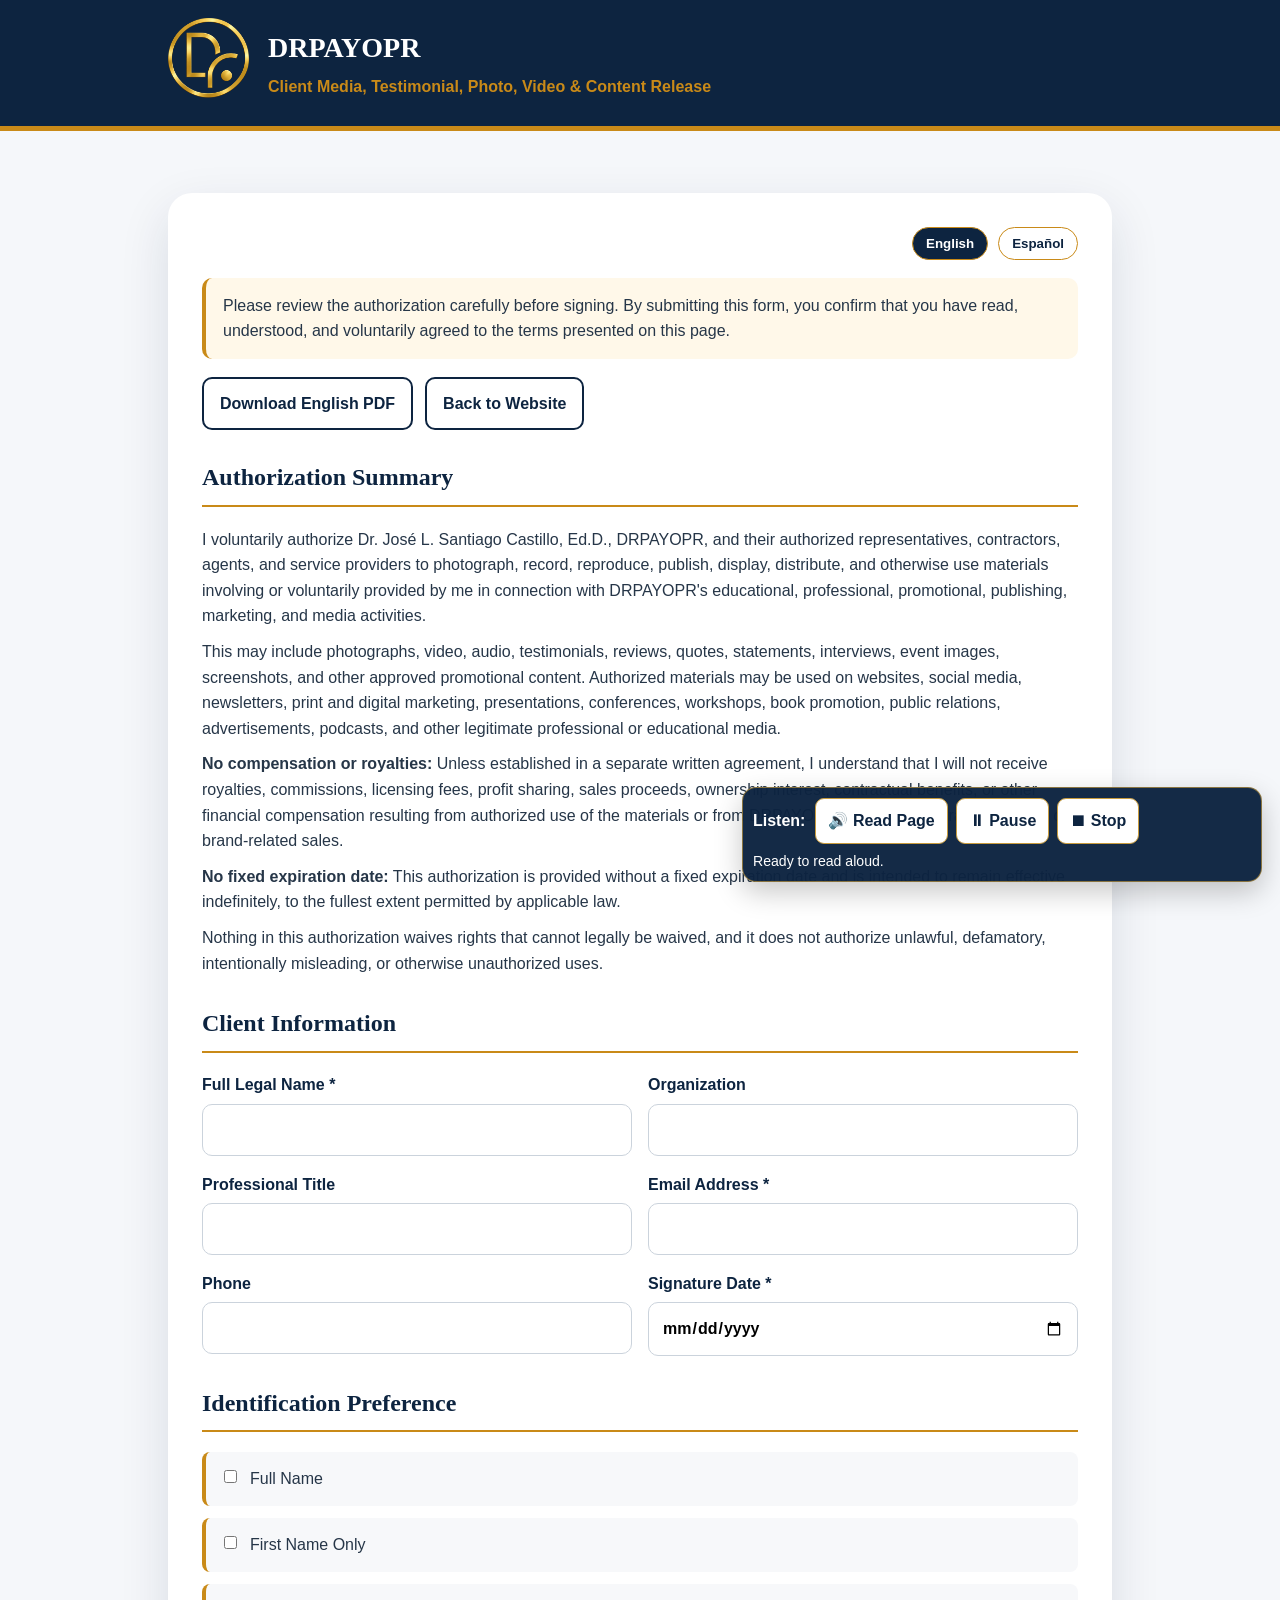
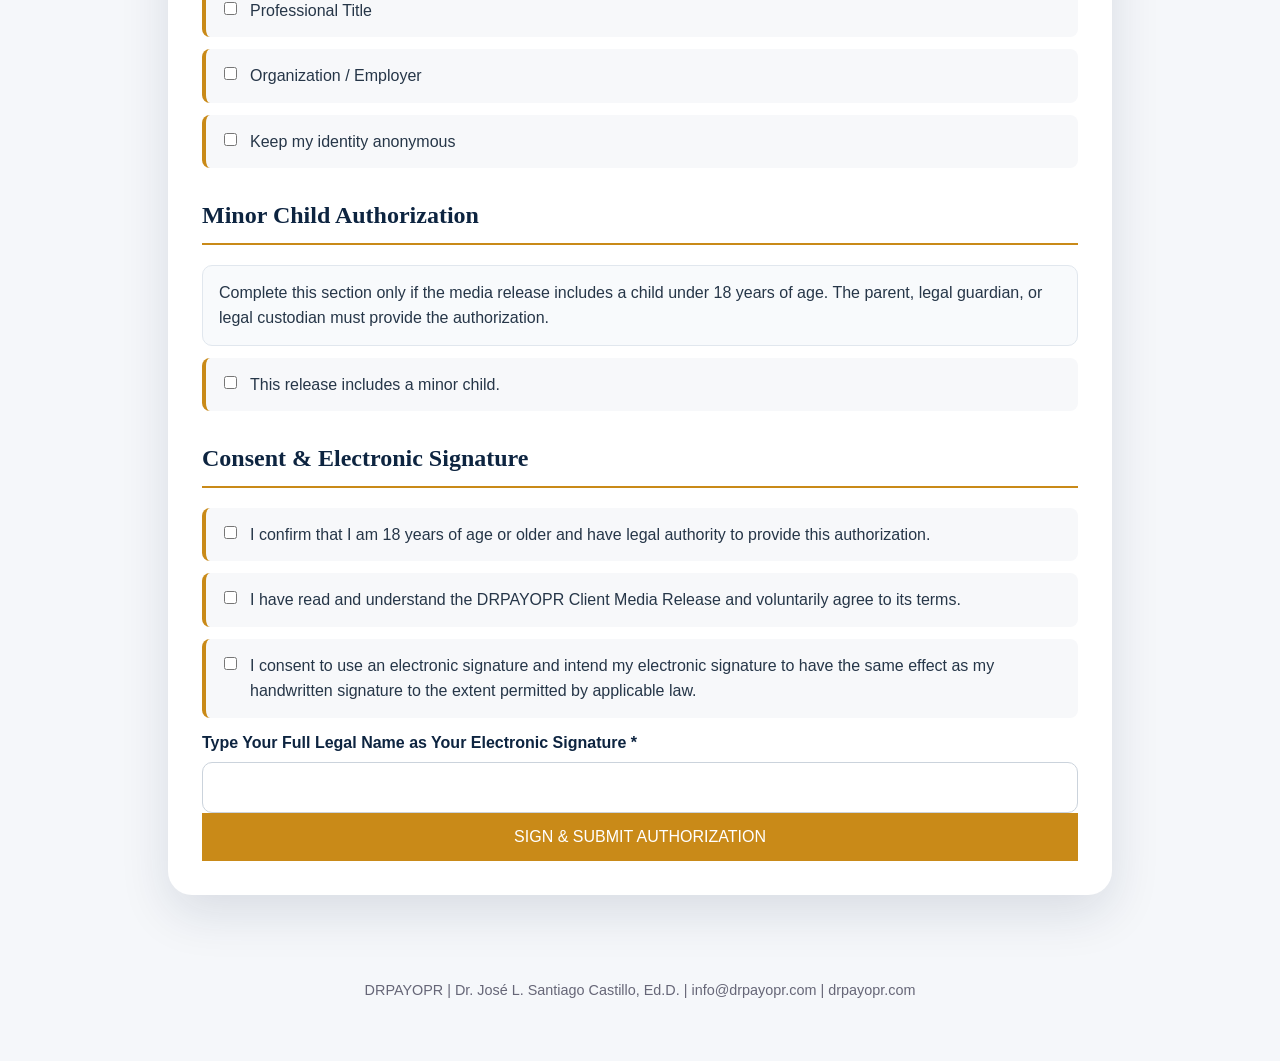
<file: media-release.html>
<!DOCTYPE html>

<html lang="en">
<head>
<!-- Google tag (gtag.js) -->
<script async="" src="https://www.googletagmanager.com/gtag/js?id=G-H0JXLYV3TC"></script>
<script>
  window.dataLayer = window.dataLayer || [];
  function gtag(){dataLayer.push(arguments);}
  gtag('js', new Date());

  gtag('config', 'G-H0JXLYV3TC');
</script>
<meta charset="utf-8"/>
<meta content="width=device-width,initial-scale=1" name="viewport"/>
<title>DRPAYOPR Client Media Release | Adult &amp; Minor Authorization</title>
<link href="drpayopr-logo-official.png" rel="icon"/>
<style>
:root{--navy:#0d2440;--gold:#c98a18;--ink:#263648;--soft:#f5f7fa}
*{box-sizing:border-box}
body{margin:0;background:var(--soft);color:var(--ink);font-family:Arial,Helvetica,sans-serif;line-height:1.6}
a{color:inherit}.wrap{max-width:980px;margin:auto;padding:34px 18px 60px}
.topbar{background:var(--navy);color:#fff;border-bottom:5px solid var(--gold)}
.topbar-inner{max-width:980px;margin:auto;display:flex;align-items:center;gap:18px;padding:18px}
.logo{width:82px;height:82px;object-fit:contain}
.brand h1{margin:0;font-family:Georgia,serif;font-size:1.75rem}.brand p{margin:4px 0 0;color:var(--gold);font-weight:700}
.card{background:#fff;border-radius:24px;box-shadow:0 18px 50px rgba(13,36,64,.12);padding:34px;margin-top:28px}
.langbar{display:flex;gap:10px;justify-content:flex-end;margin-bottom:14px}
.langbtn{border:1px solid var(--gold);background:#fff;color:var(--navy);padding:8px 13px;border-radius:999px;font-weight:800;cursor:pointer}
.langbtn.active{background:var(--navy);color:#fff}
.notice{background:#fff8e9;border-left:4px solid var(--gold);padding:15px 17px;border-radius:10px;margin:18px 0}
h2{font-family:Georgia,serif;color:var(--navy);border-bottom:2px solid var(--gold);padding-bottom:8px;margin-top:28px}
p{margin:10px 0}
.form-grid{display:grid;grid-template-columns:1fr 1fr;gap:16px}
label{display:block;font-weight:700;color:var(--navy)}
input[type=text],input[type=email],input[type=tel],input[type=date]{width:100%;padding:12px 13px;border:1px solid #cbd3dc;border-radius:10px;margin-top:6px;font:inherit}
.check{display:flex;gap:10px;align-items:flex-start;background:#f7f8fa;border-left:4px solid var(--gold);padding:14px;border-radius:8px;margin:12px 0;color:var(--ink);font-weight:500}
.check input{margin-top:4px}
.actions{display:flex;gap:12px;flex-wrap:wrap;margin:18px 0}
.btn{display:inline-block;padding:12px 16px;border-radius:10px;text-decoration:none;font-weight:800}
.btn-primary{background:var(--gold);color:#fff;border:0;cursor:pointer;width:100%;font-size:1rem;padding:15px}
.btn-outline{border:2px solid var(--navy);color:var(--navy);background:#fff}
.footer{text-align:center;color:#667;max-width:980px;margin:24px auto;padding:0 18px 35px;font-size:.9rem}
[data-lang="es"]{display:none}
body.lang-es [data-lang="en"]{display:none}
body.lang-es [data-lang="es"]{display:initial}
@media(max-width:700px){.form-grid{grid-template-columns:1fr}.card{padding:23px}.topbar-inner{align-items:flex-start}.logo{width:70px;height:70px}}

a,button,[role="button"],input[type="submit"],input[type="button"]{
 transition:color .18s ease,background-color .18s ease,border-color .18s ease;
}
a:hover,a:focus-visible,a:active,
button:hover,button:focus-visible,button:active,
[role="button"]:hover,[role="button"]:focus-visible,[role="button"]:active{
 color:#c89b3c !important;border-color:#c89b3c !important;
}
button:hover,button:focus-visible,button:active,
input[type="submit"]:hover,input[type="submit"]:focus-visible,input[type="submit"]:active{
 background:#c89b3c !important;color:#0d2440 !important;border-color:#c89b3c !important;
}

.minor-note{background:#f8fafc;border:1px solid #e1e7ee;padding:14px 16px;border-radius:10px}
.minor-fields{margin-top:12px;padding:16px;border:1px solid #e1e7ee;border-radius:12px;background:#fbfcfe}
.minor-fields[hidden]{display:none !important}

/* Audible accessibility controls */
.tts-accessibility{
  position:fixed;
  right:18px;
  bottom:18px;
  z-index:9998;
  display:flex;
  flex-wrap:wrap;
  gap:8px;
  align-items:center;
  padding:10px;
  max-width:min(94vw,520px);
  background:rgba(13,36,64,.97);
  border:1px solid rgba(200,155,60,.65);
  border-radius:14px;
  box-shadow:0 10px 28px rgba(0,0,0,.22);
}
.tts-accessibility button{
  min-height:44px;
  border:1px solid #c89b3c;
  border-radius:9px;
  padding:9px 12px;
  background:#fff;
  color:#0d2440;
  font:inherit;
  font-weight:700;
  cursor:pointer;
}
.tts-accessibility button:hover,
.tts-accessibility button:focus-visible,
.tts-accessibility button[aria-pressed="true"]{
  background:#c89b3c;
  color:#0d2440;
  outline:3px solid rgba(255,255,255,.7);
  outline-offset:2px;
}
.tts-accessibility .tts-status{
  min-width:100%;
  color:#fff;
  font-size:.88rem;
  line-height:1.35;
}
.tts-accessibility .tts-label{
  color:#fff;
  font-weight:800;
  margin-right:2px;
}
@media (max-width:640px){
  .tts-accessibility{
    left:10px;
    right:10px;
    bottom:10px;
    justify-content:center;
  }
}
@media print{
  .tts-accessibility{display:none !important;}
}
@media(prefers-reduced-motion:reduce){html{scroll-behavior:auto!important}*,*::before,*::after{animation-duration:.01ms!important;transition-duration:.01ms!important}}
</style>
<meta content="DRPAYOPR bilingual client media release with adult participant and parent, legal guardian, or legal custodian authorization for minors." name="description"/></head>
<body>
<header class="topbar">
<div class="topbar-inner">
<a href="index.html"><img alt="DRPAYOPR" class="logo" src="drpayopr-logo-official.png"/></a>
<div class="brand">
<h1>DRPAYOPR</h1>
<p>
<span data-lang="en">Client Media, Testimonial, Photo, Video &amp; Content Release</span>
<span data-lang="es">Autorización para Uso de Fotografías, Videos, Testimonios y Contenido</span>
</p>
</div>
</div>
</header>
<main class="wrap">
<div class="card">
<div class="langbar">
<button class="langbtn active" onclick="setLang('en',this)" type="button">English</button>
<button class="langbtn" onclick="setLang('es',this)" type="button">Español</button>
</div>
<div class="notice">
<span data-lang="en">Please review the authorization carefully before signing. By submitting this form, you confirm that you have read, understood, and voluntarily agreed to the terms presented on this page.</span>
<span data-lang="es">Revise cuidadosamente la autorización antes de firmar. Al enviar este formulario, confirma que ha leído, comprendido y aceptado voluntariamente los términos presentados en esta página.</span>
</div>
<div class="actions">
<a class="btn btn-outline" data-lang="en" href="DRPAYOPR-Client-Media-Release-English.pdf" target="_blank">Download English PDF</a>
<a class="btn btn-outline" data-lang="es" href="DRPAYOPR-Client-Media-Release-Espanol.pdf" target="_blank">Descargar PDF en Español</a>
<a class="btn btn-outline" href="index.html">
<span data-lang="en">Back to Website</span><span data-lang="es">Regresar al Sitio</span>
</a>
</div>
<section>
<h2><span data-lang="en">Authorization Summary</span><span data-lang="es">Resumen de la Autorización</span></h2>
<p data-lang="en">I voluntarily authorize Dr. José L. Santiago Castillo, Ed.D., DRPAYOPR, and their authorized representatives, contractors, agents, and service providers to photograph, record, reproduce, publish, display, distribute, and otherwise use materials involving or voluntarily provided by me in connection with DRPAYOPR's educational, professional, promotional, publishing, marketing, and media activities.</p>
<p data-lang="es">Autorizo voluntariamente al Dr. José L. Santiago Castillo, Ed.D., a DRPAYOPR y a sus representantes, contratistas, agentes y proveedores de servicios autorizados a fotografiar, grabar, reproducir, publicar, exhibir, distribuir y utilizar materiales en los que aparezca o que yo proporcione voluntariamente, en relación con actividades educativas, profesionales, promocionales, editoriales, de mercadeo y de medios de DRPAYOPR.</p>
<p data-lang="en">This may include photographs, video, audio, testimonials, reviews, quotes, statements, interviews, event images, screenshots, and other approved promotional content. Authorized materials may be used on websites, social media, newsletters, print and digital marketing, presentations, conferences, workshops, book promotion, public relations, advertisements, podcasts, and other legitimate professional or educational media.</p>
<p data-lang="es">Esto puede incluir fotografías, videos, audio, testimonios, reseñas, citas, declaraciones, entrevistas, imágenes de eventos, capturas de pantalla y otro contenido promocional aprobado. Los materiales autorizados podrán utilizarse en sitios web, redes sociales, boletines, mercadeo impreso y digital, presentaciones, conferencias, talleres, promoción de libros, relaciones públicas, anuncios, pódcast y otros medios profesionales o educativos legítimos.</p>
<p data-lang="en"><strong>No compensation or royalties:</strong> Unless established in a separate written agreement, I understand that I will not receive royalties, commissions, licensing fees, profit sharing, sales proceeds, ownership interest, contractual benefits, or other financial compensation resulting from authorized use of the materials or from DRPAYOPR book, service, training, event, or brand-related sales.</p>
<p data-lang="es"><strong>Sin compensación ni regalías:</strong> Salvo que se establezca mediante un acuerdo escrito separado, entiendo que no recibiré regalías, comisiones, cargos de licencia, participación en ganancias, ingresos por ventas, derechos de propiedad, beneficios contractuales ni otra compensación financiera por el uso autorizado de los materiales o por ventas relacionadas con libros, servicios, capacitaciones, eventos o la marca DRPAYOPR.</p>
<p data-lang="en"><strong>No fixed expiration date:</strong> This authorization is provided without a fixed expiration date and is intended to remain effective indefinitely, to the fullest extent permitted by applicable law.</p>
<p data-lang="es"><strong>Sin fecha fija de expiración:</strong> Esta autorización se otorga sin una fecha fija de expiración y tiene la intención de permanecer vigente indefinidamente, en la máxima medida permitida por la ley aplicable.</p>
<p data-lang="en">Nothing in this authorization waives rights that cannot legally be waived, and it does not authorize unlawful, defamatory, intentionally misleading, or otherwise unauthorized uses.</p>
<p data-lang="es">Nada en esta autorización renuncia a derechos que legalmente no puedan ser renunciados, ni permite usos ilegales, difamatorios, intencionalmente engañosos o fuera del alcance autorizado.</p>
</section>
<form action="https://formspree.io/f/xaeyyggj" method="POST">
<input name="Form Type" type="hidden" value="DRPAYOPR Client Media Release"/>
<input name="Release Version" type="hidden" value="DRPAYOPR-MEDIA-RELEASE-2026-02"/>
<h2><span data-lang="en">Client Information</span><span data-lang="es">Información del Cliente</span></h2>
<div class="form-grid">
<label><span data-lang="en">Full Legal Name *</span><span data-lang="es">Nombre Legal Completo *</span>
<input name="Full Legal Name" required="" type="text"/>
</label>
<label><span data-lang="en">Organization</span><span data-lang="es">Organización</span>
<input name="Organization" type="text"/>
</label>
<label><span data-lang="en">Professional Title</span><span data-lang="es">Título Profesional</span>
<input name="Professional Title" type="text"/>
</label>
<label><span data-lang="en">Email Address *</span><span data-lang="es">Correo Electrónico *</span>
<input name="Email" required="" type="email"/>
</label>
<label><span data-lang="en">Phone</span><span data-lang="es">Teléfono</span>
<input name="Phone" type="tel"/>
</label>
<label><span data-lang="en">Signature Date *</span><span data-lang="es">Fecha de Firma *</span>
<input name="Signature Date" required="" type="date"/>
</label>
</div>
<h2><span data-lang="en">Identification Preference</span><span data-lang="es">Preferencia de Identificación</span></h2>
<label class="check"><input name="Identification" type="checkbox" value="Full Name"/><span data-lang="en">Full Name</span><span data-lang="es">Nombre Completo</span></label>
<label class="check"><input name="Identification" type="checkbox" value="First Name Only"/><span data-lang="en">First Name Only</span><span data-lang="es">Solo Nombre</span></label>
<label class="check"><input name="Identification" type="checkbox" value="Professional Title"/><span data-lang="en">Professional Title</span><span data-lang="es">Título Profesional</span></label>
<label class="check"><input name="Identification" type="checkbox" value="Organization"/><span data-lang="en">Organization / Employer</span><span data-lang="es">Organización / Empleador</span></label>
<label class="check"><input name="Identification" type="checkbox" value="Anonymous"/><span data-lang="en">Keep my identity anonymous</span><span data-lang="es">Mantener mi identidad anónima</span></label>
<h2 id="minor-authorization"><span data-lang="en">Minor Child Authorization</span><span data-lang="es">Autorización para Menor de Edad</span></h2><p class="minor-note"><span data-lang="en">Complete this section only if the media release includes a child under 18 years of age. The parent, legal guardian, or legal custodian must provide the authorization.</span><span data-lang="es">Complete esta sección únicamente si la autorización de medios incluye a un menor de 18 años. El padre, madre, tutor legal o custodio legal debe otorgar la autorización.</span></p><label class="check minor-toggle"><input id="minorIncluded" name="Minor Included" type="checkbox" value="Yes"/><span data-lang="en">This release includes a minor child.</span><span data-lang="es">Esta autorización incluye a un menor de edad.</span></label><div class="minor-fields" hidden="" id="minorFields"><div class="form-grid"><label><span data-lang="en">Child's Full Legal Name *</span><span data-lang="es">Nombre Legal Completo del Menor *</span><input id="minorChildName" name="Minor Child Full Legal Name" type="text"/></label><label><span data-lang="en">Relationship to Child *</span><span data-lang="es">Relación con el Menor *</span><input id="minorRelationship" name="Relationship to Minor" placeholder="Parent / Legal Guardian / Legal Custodian" type="text"/></label></div><label class="check"><input id="minorAuthorizationCheck" name="Minor Media Authorization" type="checkbox" value="Authorized"/><span data-lang="en">I am the parent, legal guardian, or legal custodian of the child named above, and I authorize DRPAYOPR to photograph, record, reproduce, publish, display, distribute, and otherwise use the child's image, likeness, voice, and/or approved media content under the terms of this release.</span><span data-lang="es">Soy el padre, madre, tutor legal o custodio legal del menor identificado anteriormente, y autorizo a DRPAYOPR a fotografiar, grabar, reproducir, publicar, exhibir, distribuir y utilizar la imagen, apariencia, voz y/o contenido de medios aprobado del menor conforme a los términos de esta autorización.</span></label><label class="check"><input id="minorLegalAuthority" name="Minor Legal Authority Confirmation" type="checkbox" value="Confirmed"/><span data-lang="en">I confirm that I have the legal authority to provide media consent on behalf of this minor.</span><span data-lang="es">Confirmo que tengo la autoridad legal para otorgar consentimiento de medios en nombre de este menor.</span></label></div><h2><span data-lang="en">Consent &amp; Electronic Signature</span><span data-lang="es">Consentimiento y Firma Electrónica</span></h2>
<label class="check"><input name="Adult Confirmation" required="" type="checkbox" value="Confirmed"/>
<span data-lang="en">I confirm that I am 18 years of age or older and have legal authority to provide this authorization.</span>
<span data-lang="es">Confirmo que tengo 18 años de edad o más y que tengo autoridad legal para otorgar esta autorización.</span>
</label>
<label class="check"><input name="Release Agreement" required="" type="checkbox" value="Agreed"/>
<span data-lang="en">I have read and understand the DRPAYOPR Client Media Release and voluntarily agree to its terms.</span>
<span data-lang="es">He leído y comprendo la Autorización de Medios de DRPAYOPR y acepto voluntariamente sus términos.</span>
</label>
<label class="check"><input name="Electronic Signature Consent" required="" type="checkbox" value="Agreed"/>
<span data-lang="en">I consent to use an electronic signature and intend my electronic signature to have the same effect as my handwritten signature to the extent permitted by applicable law.</span>
<span data-lang="es">Consiento al uso de una firma electrónica y tengo la intención de que tenga el mismo efecto que mi firma manuscrita, en la medida permitida por la ley aplicable.</span>
</label>
<label>
<span data-lang="en">Type Your Full Legal Name as Your Electronic Signature *</span>
<span data-lang="es">Escriba su Nombre Legal Completo como Firma Electrónica *</span>
<input name="Electronic Signature" required="" type="text"/>
</label>
<button class="btn-primary" type="submit">
<span data-lang="en">SIGN &amp; SUBMIT AUTHORIZATION</span>
<span data-lang="es">FIRMAR Y ENVIAR AUTORIZACIÓN</span>
</button>
</form>
</div>
</main>
<footer class="footer">
  DRPAYOPR | Dr. José L. Santiago Castillo, Ed.D. | info@drpayopr.com | drpayopr.com
</footer>
<script>
function setLang(lang, btn){
  document.body.classList.toggle('lang-es', lang==='es');
  document.documentElement.lang = lang;
  document.querySelectorAll('.langbtn').forEach(b=>b.classList.remove('active'));
  btn.classList.add('active');
}

document.addEventListener('DOMContentLoaded', function(){
  const minorToggle = document.getElementById('minorIncluded');
  const minorFields = document.getElementById('minorFields');
  const childName = document.getElementById('minorChildName');
  const relationship = document.getElementById('minorRelationship');
  const minorAuth = document.getElementById('minorAuthorizationCheck');
  const minorAuthority = document.getElementById('minorLegalAuthority');

  function syncMinorFields(){
    const active = !!(minorToggle && minorToggle.checked);
    if (minorFields) minorFields.hidden = !active;
    [childName, relationship, minorAuth, minorAuthority].forEach(function(el){
      if (el) el.required = active;
    });
  }

  if (minorToggle){
    minorToggle.addEventListener('change', syncMinorFields);
    syncMinorFields();
  }
});
</script>
<div aria-label="Read aloud accessibility controls" class="tts-accessibility" role="region"><span class="tts-label" data-lang="en">Listen:</span><span class="tts-label" data-lang="es">Escuchar:</span><button aria-label="Read this page aloud" id="ttsRead" type="button"><span data-lang="en">🔊 Read Page</span><span data-lang="es">🔊 Leer Página</span></button><button aria-label="Pause or resume reading" id="ttsPause" type="button"><span data-lang="en">⏸ Pause</span><span data-lang="es">⏸ Pausar</span></button><button aria-label="Stop reading" id="ttsStop" type="button"><span data-lang="en">⏹ Stop</span><span data-lang="es">⏹ Detener</span></button><div aria-live="polite" class="tts-status" id="ttsStatus" role="status">Ready to read aloud.</div></div><script>
(function(){
  'use strict';

  const readBtn = document.getElementById('ttsRead');
  const pauseBtn = document.getElementById('ttsPause');
  const stopBtn = document.getElementById('ttsStop');
  const status = document.getElementById('ttsStatus');

  if (!readBtn || !pauseBtn || !stopBtn || !status) return;

  const supported = 'speechSynthesis' in window && 'SpeechSynthesisUtterance' in window;
  if (!supported) {
    status.textContent = 'Read-aloud is not supported by this browser.';
    [readBtn, pauseBtn, stopBtn].forEach(b => b.disabled = true);
    return;
  }


function getReadableRoot(){
  return document.querySelector('main') || document.body;
}

  function currentLang(){
    return document.body.classList.contains('lang-es') || document.documentElement.lang === 'es'
      ? 'es-ES' : 'en-US';
  }

  function cleanText(root){
    const clone = root.cloneNode(true);
    clone.querySelectorAll(
      'script,style,noscript,iframe,.tts-accessibility,[aria-hidden="true"],nav,button,input,select,textarea'
    ).forEach(el => el.remove());

    // Remove hidden content so the reader follows what the visitor can currently see.
    clone.querySelectorAll('[data-lang]').forEach(el => {
      const wanted = currentLang().startsWith('es') ? 'es' : 'en';
      if (el.getAttribute('data-lang') !== wanted) el.remove();
    });

    return (clone.innerText || clone.textContent || '')
      .replace(/\s+/g,' ')
      .trim();
  }

  function setStatus(en, es){
    status.textContent = currentLang().startsWith('es') ? es : en;
  }

  function pickVoice(lang){
    const voices = speechSynthesis.getVoices();
    return voices.find(v => v.lang === lang)
        || voices.find(v => v.lang && v.lang.toLowerCase().startsWith(lang.slice(0,2).toLowerCase()))
        || null;
  }

  function speakPage(){
    speechSynthesis.cancel();
    const text = cleanText(getReadableRoot());
    if (!text) {
      setStatus('No readable text was found on this page.',
                'No se encontró texto disponible para leer en esta página.');
      return;
    }

    const utterance = new SpeechSynthesisUtterance(text);
    utterance.lang = currentLang();
    const voice = pickVoice(utterance.lang);
    if (voice) utterance.voice = voice;
    utterance.rate = 0.95;
    utterance.pitch = 1;

    utterance.onstart = () => {
      readBtn.setAttribute('aria-pressed','true');
      setStatus('Reading this page aloud…', 'Leyendo esta página en voz alta…');
    };
    utterance.onend = () => {
      readBtn.setAttribute('aria-pressed','false');
      pauseBtn.setAttribute('aria-pressed','false');
      setStatus('Finished reading.', 'Lectura finalizada.');
    };
    utterance.onerror = () => {
      readBtn.setAttribute('aria-pressed','false');
      pauseBtn.setAttribute('aria-pressed','false');
      setStatus('Reading stopped.', 'La lectura se detuvo.');
    };

    speechSynthesis.speak(utterance);
  }

  readBtn.addEventListener('click', speakPage);

  pauseBtn.addEventListener('click', function(){
    if (speechSynthesis.speaking && !speechSynthesis.paused) {
      speechSynthesis.pause();
      pauseBtn.setAttribute('aria-pressed','true');
      setStatus('Reading paused.', 'Lectura pausada.');
    } else if (speechSynthesis.paused) {
      speechSynthesis.resume();
      pauseBtn.setAttribute('aria-pressed','false');
      setStatus('Reading resumed.', 'Lectura reanudada.');
    }
  });

  stopBtn.addEventListener('click', function(){
    speechSynthesis.cancel();
    readBtn.setAttribute('aria-pressed','false');
    pauseBtn.setAttribute('aria-pressed','false');
    setStatus('Reading stopped.', 'Lectura detenida.');
  });

  // Stop speech when changing page/tab or leaving the document.
  document.addEventListener('click', function(e){
    const a = e.target.closest('a[href^="#"]');
    if (a && speechSynthesis.speaking) speechSynthesis.cancel();
  });
  window.addEventListener('beforeunload', () => speechSynthesis.cancel());
})();
</script></body>
</html>
</file>
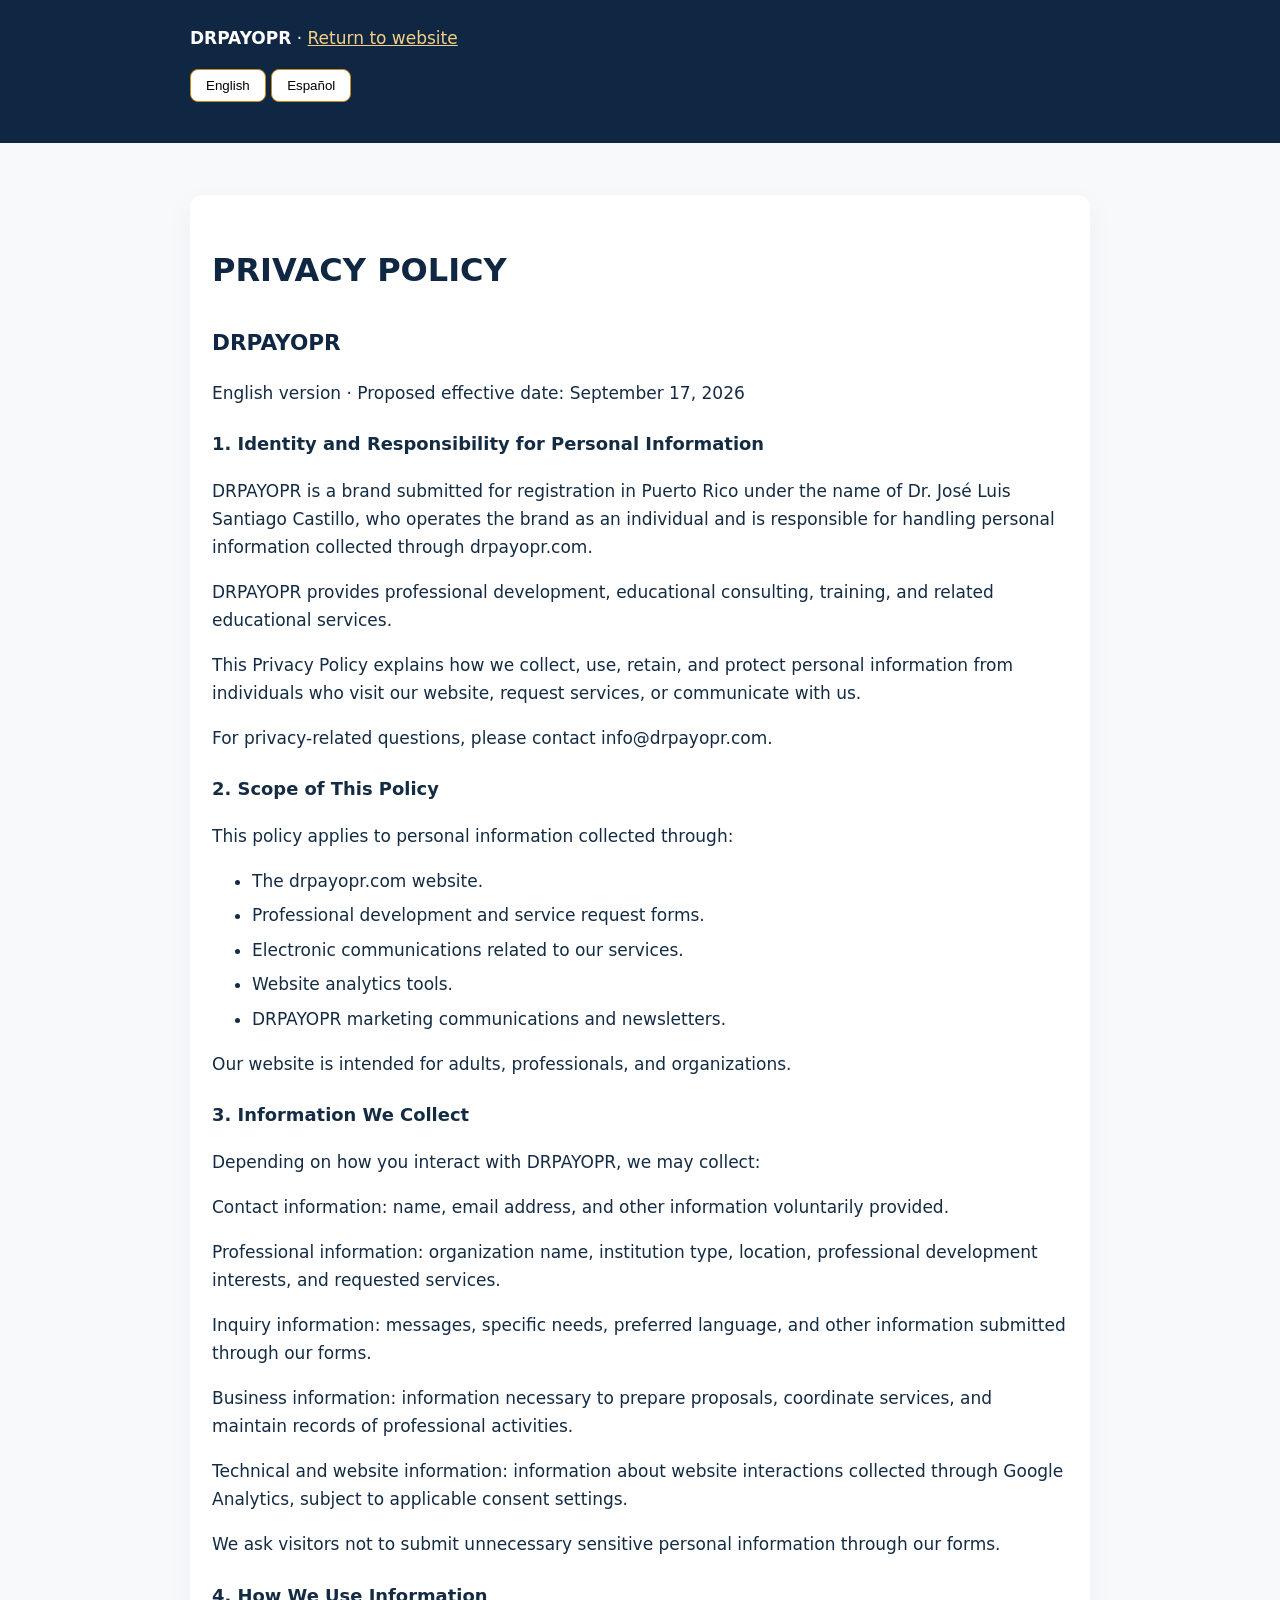
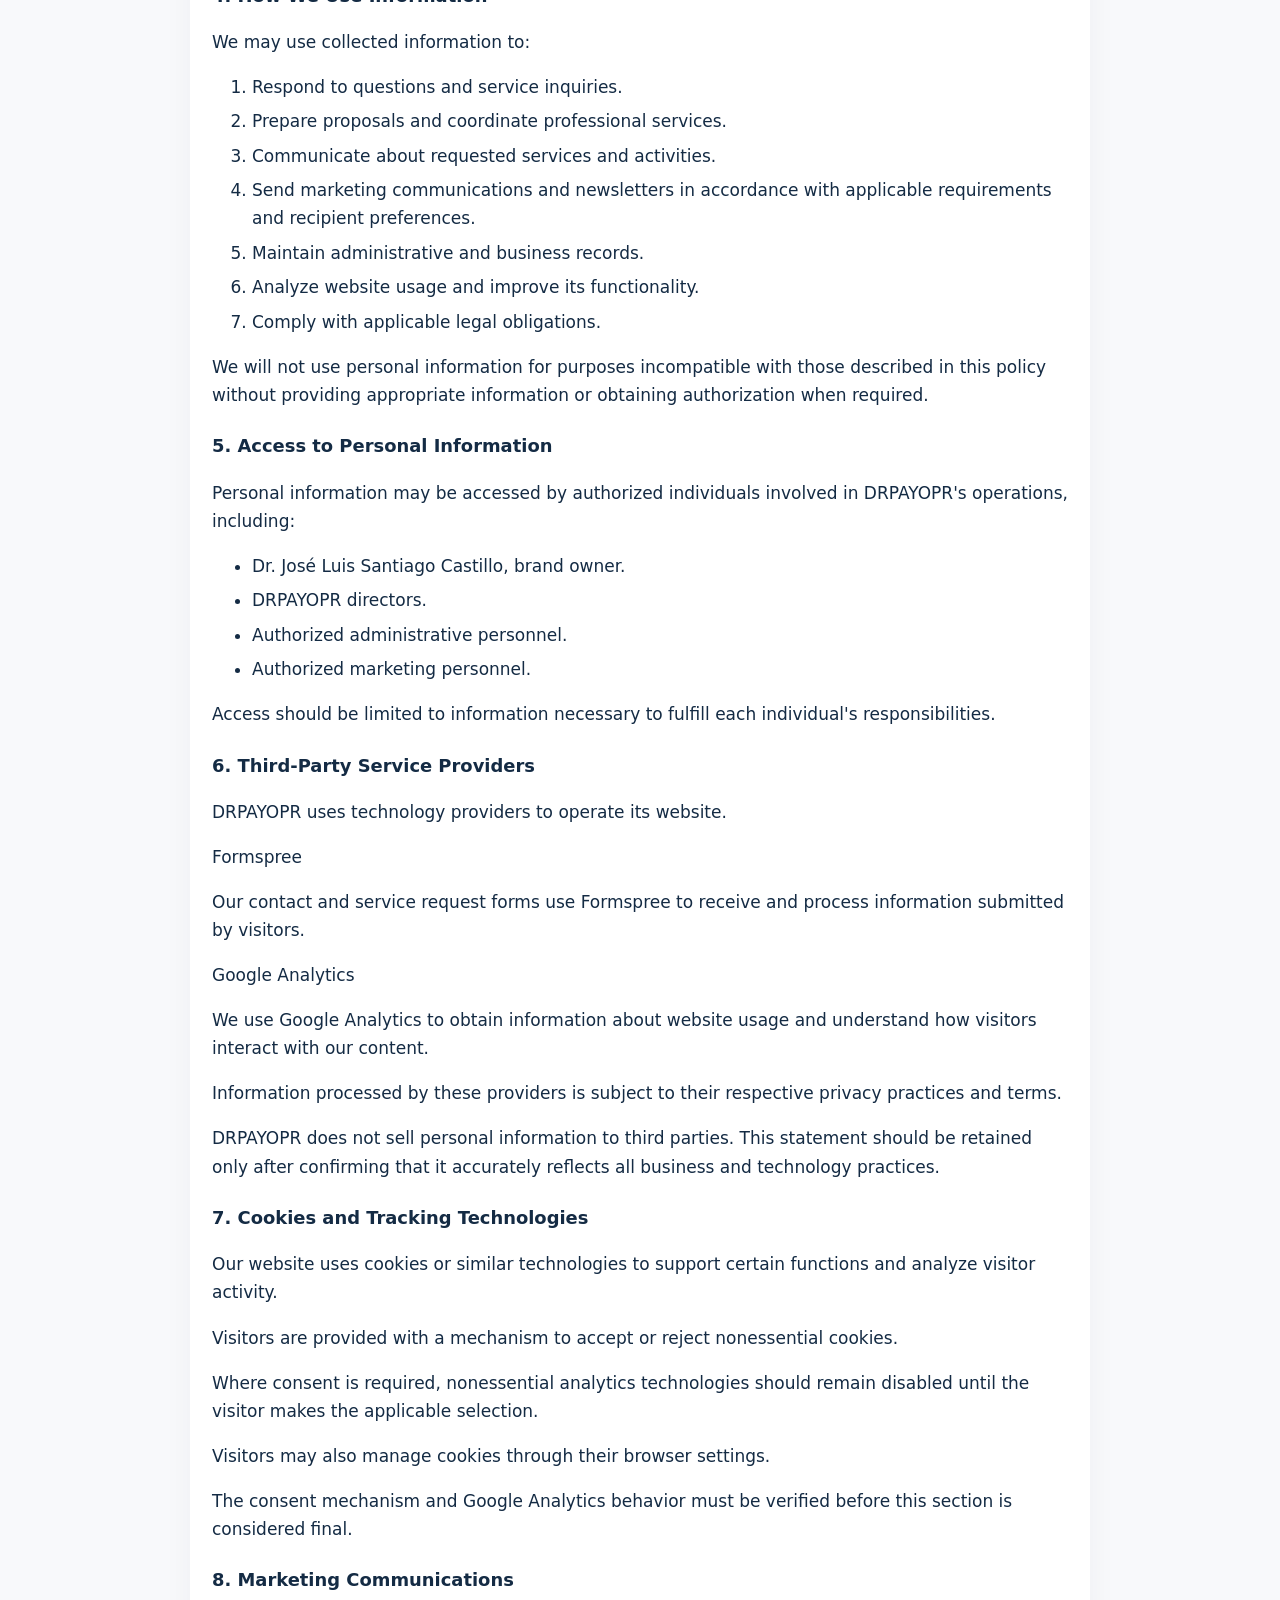
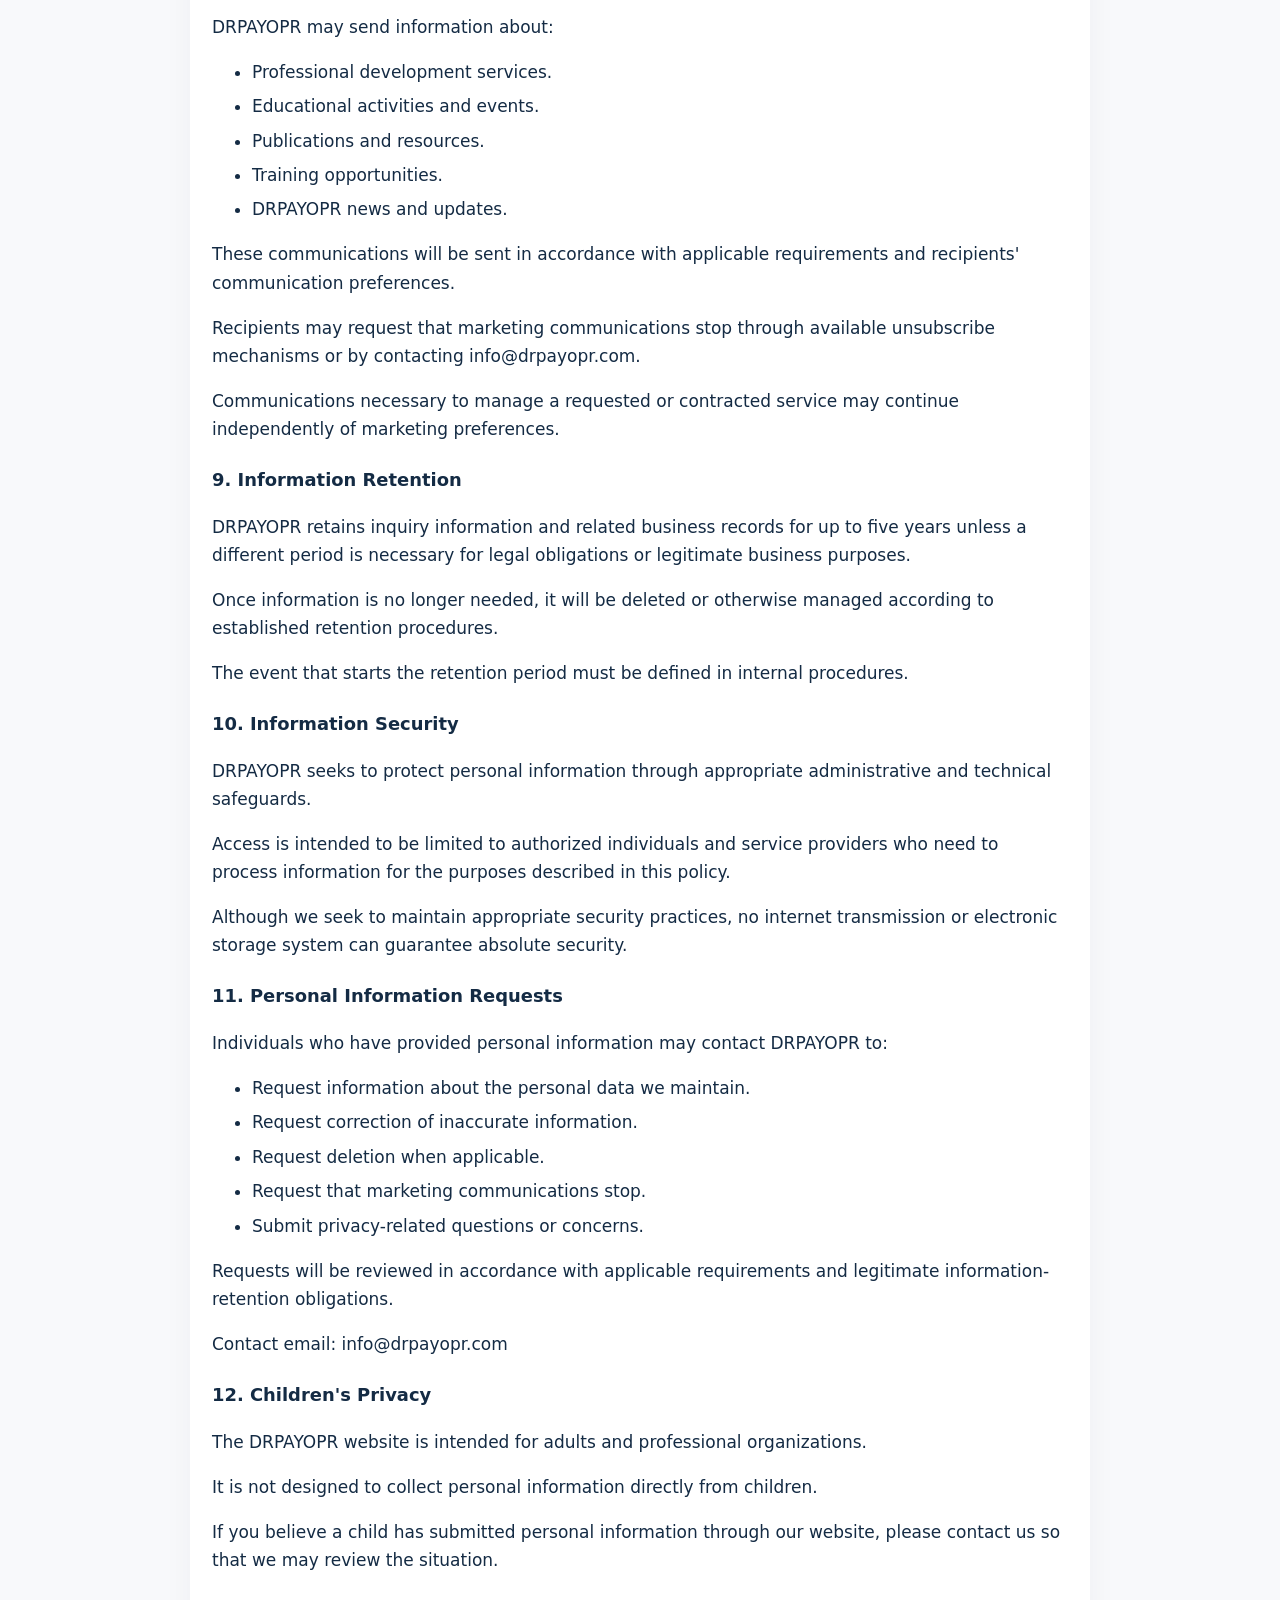
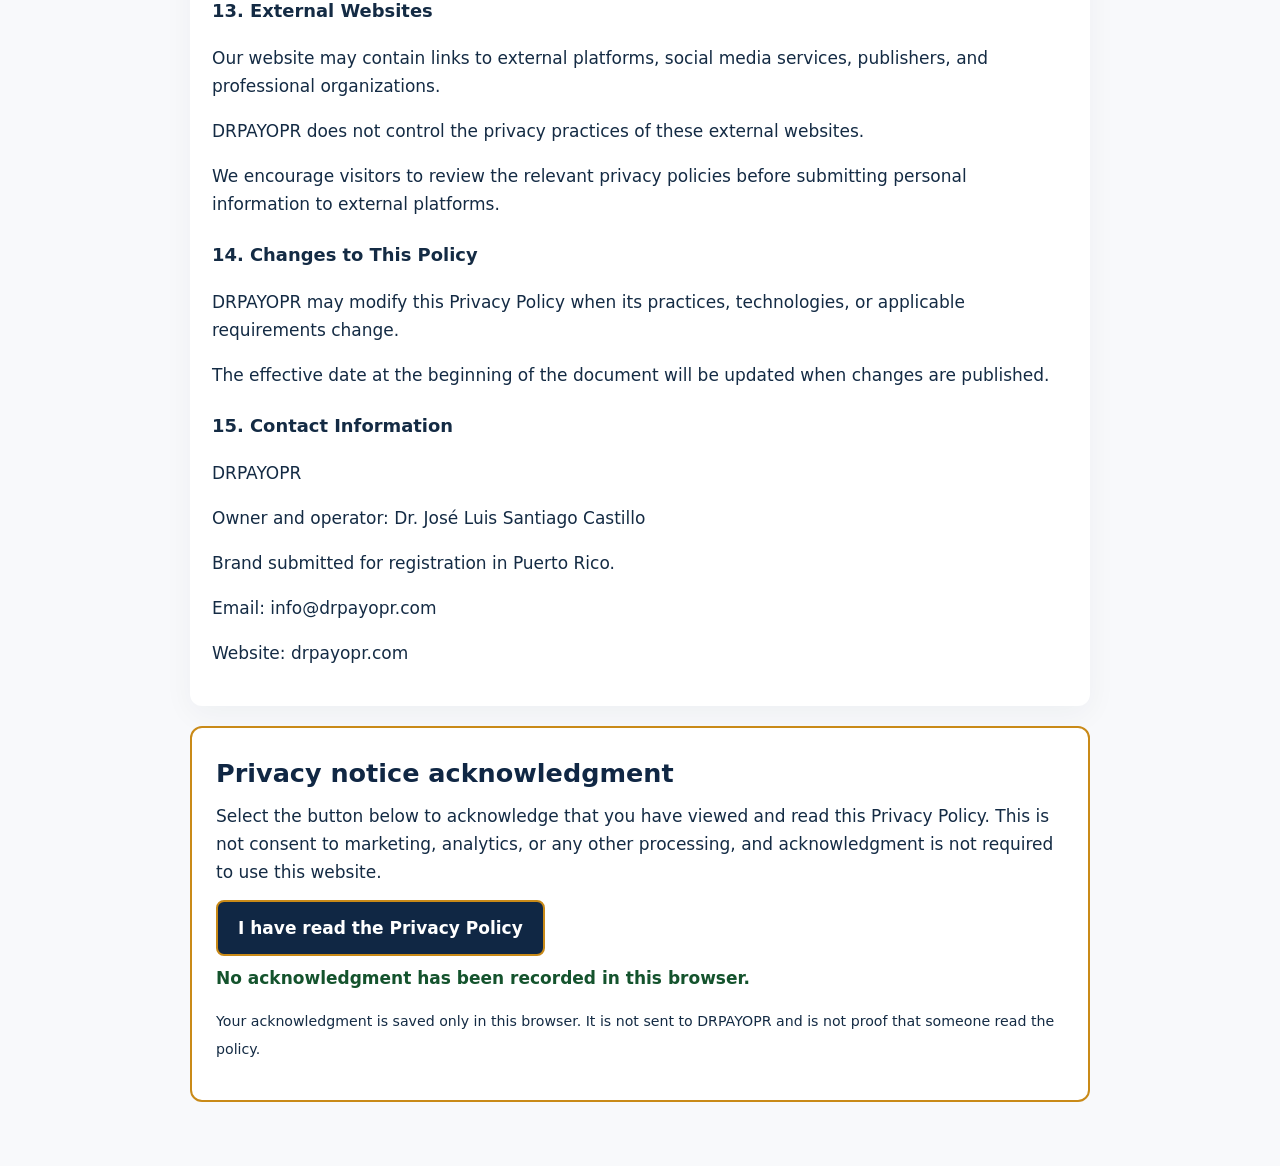
<file: privacy.html>
<!DOCTYPE html>

<html lang="en"><head><meta charset="utf-8"/><meta content="width=device-width,initial-scale=1" name="viewport"/><title>Privacy Policy | DRPAYOPR</title><style>body{font:17px/1.65 system-ui,sans-serif;margin:0;color:#142b44;background:#f8f9fb}header{background:#102744;color:white;padding:24px max(24px,calc((100vw - 900px)/2))}main{max-width:900px;margin:auto;padding:32px 24px}h1,h2{color:#102744}a{color:#96600c}button{border:1px solid #c98a18;background:white;border-radius:8px;padding:8px 15px;cursor:pointer}header a{color:#f5cf85}article{background:white;border-radius:12px;padding:22px;margin:20px 0}body:not(.es) [data-lang="es"],body.es [data-lang="en"]{display:none}
article h1{font-size:2rem}article h2{font-size:1.35rem;margin-top:1.8rem}article h3{font-size:1.12rem;margin-top:1.4rem}article li{margin:.4rem 0}article p,article li{overflow-wrap:anywhere}article{box-shadow:0 8px 30px #1027440c}a:focus-visible,button:focus-visible{outline:3px solid #c98a18;outline-offset:3px}

/* Privacy notice acknowledgment: acknowledgment is not consent. */
.privacy-ack{max-width:900px;margin:0 auto 32px;padding:24px;background:#fff;border:2px solid #c98a18;border-radius:12px;box-sizing:border-box}
.privacy-ack h2{margin:0 0 8px}.privacy-ack button{background:#102744;color:#fff;border:2px solid #c98a18;font:inherit;font-weight:700;padding:12px 20px;min-height:44px}
.privacy-ack button:hover{background:#25496b}.privacy-ack button:focus-visible{outline:3px solid #c98a18;outline-offset:4px}.privacy-ack p{margin:8px 0 14px}.privacy-ack [role=status]{font-weight:600;color:#14532d}
</style></head><body><header><strong>DRPAYOPR</strong> · <a href="index.html#contact"><span data-lang="en">Return to website</span><span data-lang="es">Regresar al sitio web</span></a><p><button onclick="document.body.classList.remove('es');document.documentElement.lang='en'" type="button">English</button> <button onclick="document.body.classList.add('es');document.documentElement.lang='es'" type="button">Español</button></p></header><main><article data-lang="en"><h1>PRIVACY POLICY</h1>
<h2>DRPAYOPR</h2>
<p>English version · Proposed effective date: September 17, 2026</p>
<h3>1. Identity and Responsibility for Personal Information</h3>
<p>DRPAYOPR is a brand submitted for registration in Puerto Rico under the name of Dr. José Luis Santiago Castillo, who operates the brand as an individual and is responsible for handling personal information collected through drpayopr.com.</p>
<p>DRPAYOPR provides professional development, educational consulting, training, and related educational services.</p>
<p>This Privacy Policy explains how we collect, use, retain, and protect personal information from individuals who visit our website, request services, or communicate with us.</p>
<p>For privacy-related questions, please contact info@drpayopr.com.</p>
<h3>2. Scope of This Policy</h3>
<p>This policy applies to personal information collected through:</p>
<ul>
<li>The drpayopr.com website.</li>
<li>Professional development and service request forms.</li>
<li>Electronic communications related to our services.</li>
<li>Website analytics tools.</li>
<li>DRPAYOPR marketing communications and newsletters.</li>
</ul>
<p>Our website is intended for adults, professionals, and organizations.</p>
<h3>3. Information We Collect</h3>
<p>Depending on how you interact with DRPAYOPR, we may collect:</p>
<p>Contact information: name, email address, and other information voluntarily provided.</p>
<p>Professional information: organization name, institution type, location, professional development interests, and requested services.</p>
<p>Inquiry information: messages, specific needs, preferred language, and other information submitted through our forms.</p>
<p>Business information: information necessary to prepare proposals, coordinate services, and maintain records of professional activities.</p>
<p>Technical and website information: information about website interactions collected through Google Analytics, subject to applicable consent settings.</p>
<p>We ask visitors not to submit unnecessary sensitive personal information through our forms.</p>
<h3>4. How We Use Information</h3>
<p>We may use collected information to:</p>
<ol>
<li>Respond to questions and service inquiries.</li>
<li>Prepare proposals and coordinate professional services.</li>
<li>Communicate about requested services and activities.</li>
<li>Send marketing communications and newsletters in accordance with applicable requirements and recipient preferences.</li>
<li>Maintain administrative and business records.</li>
<li>Analyze website usage and improve its functionality.</li>
<li>Comply with applicable legal obligations.</li>
</ol>
<p>We will not use personal information for purposes incompatible with those described in this policy without providing appropriate information or obtaining authorization when required.</p>
<h3>5. Access to Personal Information</h3>
<p>Personal information may be accessed by authorized individuals involved in DRPAYOPR's operations, including:</p>
<ul>
<li>Dr. José Luis Santiago Castillo, brand owner.</li>
<li>DRPAYOPR directors.</li>
<li>Authorized administrative personnel.</li>
<li>Authorized marketing personnel.</li>
</ul>
<p>Access should be limited to information necessary to fulfill each individual's responsibilities.</p>
<h3>6. Third-Party Service Providers</h3>
<p>DRPAYOPR uses technology providers to operate its website.</p>
<p>Formspree</p>
<p>Our contact and service request forms use Formspree to receive and process information submitted by visitors.</p>
<p>Google Analytics</p>
<p>We use Google Analytics to obtain information about website usage and understand how visitors interact with our content.</p>
<p>Information processed by these providers is subject to their respective privacy practices and terms.</p>
<p>DRPAYOPR does not sell personal information to third parties. This statement should be retained only after confirming that it accurately reflects all business and technology practices.</p>
<h3>7. Cookies and Tracking Technologies</h3>
<p>Our website uses cookies or similar technologies to support certain functions and analyze visitor activity.</p>
<p>Visitors are provided with a mechanism to accept or reject nonessential cookies.</p>
<p>Where consent is required, nonessential analytics technologies should remain disabled until the visitor makes the applicable selection.</p>
<p>Visitors may also manage cookies through their browser settings.</p>
<p>The consent mechanism and Google Analytics behavior must be verified before this section is considered final.</p>
<h3>8. Marketing Communications</h3>
<p>DRPAYOPR may send information about:</p>
<ul>
<li>Professional development services.</li>
<li>Educational activities and events.</li>
<li>Publications and resources.</li>
<li>Training opportunities.</li>
<li>DRPAYOPR news and updates.</li>
</ul>
<p>These communications will be sent in accordance with applicable requirements and recipients' communication preferences.</p>
<p>Recipients may request that marketing communications stop through available unsubscribe mechanisms or by contacting info@drpayopr.com.</p>
<p>Communications necessary to manage a requested or contracted service may continue independently of marketing preferences.</p>
<h3>9. Information Retention</h3>
<p>DRPAYOPR retains inquiry information and related business records for up to five years unless a different period is necessary for legal obligations or legitimate business purposes.</p>
<p>Once information is no longer needed, it will be deleted or otherwise managed according to established retention procedures.</p>
<p>The event that starts the retention period must be defined in internal procedures.</p>
<h3>10. Information Security</h3>
<p>DRPAYOPR seeks to protect personal information through appropriate administrative and technical safeguards.</p>
<p>Access is intended to be limited to authorized individuals and service providers who need to process information for the purposes described in this policy.</p>
<p>Although we seek to maintain appropriate security practices, no internet transmission or electronic storage system can guarantee absolute security.</p>
<h3>11. Personal Information Requests</h3>
<p>Individuals who have provided personal information may contact DRPAYOPR to:</p>
<ul>
<li>Request information about the personal data we maintain.</li>
<li>Request correction of inaccurate information.</li>
<li>Request deletion when applicable.</li>
<li>Request that marketing communications stop.</li>
<li>Submit privacy-related questions or concerns.</li>
</ul>
<p>Requests will be reviewed in accordance with applicable requirements and legitimate information-retention obligations.</p>
<p>Contact email: info@drpayopr.com</p>
<h3>12. Children's Privacy</h3>
<p>The DRPAYOPR website is intended for adults and professional organizations.</p>
<p>It is not designed to collect personal information directly from children.</p>
<p>If you believe a child has submitted personal information through our website, please contact us so that we may review the situation.</p>
<h3>13. External Websites</h3>
<p>Our website may contain links to external platforms, social media services, publishers, and professional organizations.</p>
<p>DRPAYOPR does not control the privacy practices of these external websites.</p>
<p>We encourage visitors to review the relevant privacy policies before submitting personal information to external platforms.</p>
<h3>14. Changes to This Policy</h3>
<p>DRPAYOPR may modify this Privacy Policy when its practices, technologies, or applicable requirements change.</p>
<p>The effective date at the beginning of the document will be updated when changes are published.</p>
<h3>15. Contact Information</h3>
<p>DRPAYOPR</p>
<p>Owner and operator: Dr. José Luis Santiago Castillo</p>
<p>Brand submitted for registration in Puerto Rico.</p>
<p>Email: info@drpayopr.com</p>
<p>Website: drpayopr.com</p>
</article><article data-lang="es"><h1>POLÍTICA DE PRIVACIDAD</h1>
<h2>DRPAYOPR</h2>
<p>Versión en español · Fecha propuesta de vigencia: 17 de septiembre de 2026</p>
<h3>1. Identidad y responsable de la información</h3>
<p>DRPAYOPR es una marca presentada para registro en Puerto Rico a nombre del Dr. José Luis Santiago Castillo, quien opera la marca como individuo y es responsable del manejo de la información personal recopilada mediante el sitio web drpayopr.com.</p>
<p>DRPAYOPR ofrece servicios de desarrollo profesional, consultoría educativa, capacitación y actividades relacionadas con la educación.</p>
<p>Esta Política de Privacidad describe cómo recopilamos, utilizamos, conservamos y protegemos la información personal de las personas que visitan nuestro sitio web, solicitan servicios o se comunican con nosotros.</p>
<p>Para cualquier consulta relacionada con la privacidad, puede escribir a info@drpayopr.com.</p>
<h3>2. Alcance de esta política</h3>
<p>Esta política aplica a la información personal recopilada a través de:</p>
<ul>
<li>El sitio web drpayopr.com.</li>
<li>Los formularios de solicitud de servicios y desarrollo profesional.</li>
<li>Las comunicaciones electrónicas relacionadas con nuestros servicios.</li>
<li>Las herramientas de análisis utilizadas en el sitio web.</li>
<li>Las comunicaciones de mercadeo y los boletines informativos de DRPAYOPR.</li>
</ul>
<p>El sitio web está dirigido a personas adultas, profesionales y organizaciones.</p>
<h3>3. Información que recopilamos</h3>
<p>Dependiendo de su interacción con DRPAYOPR, podemos recopilar las siguientes categorías de información:</p>
<p>Información de contacto: nombre, dirección de correo electrónico y otros datos que proporcione voluntariamente.</p>
<p>Información profesional: nombre de la organización, tipo de institución, ubicación, intereses de desarrollo profesional y servicios solicitados.</p>
<p>Información de solicitudes: mensajes, necesidades particulares, idioma preferido y otros detalles incluidos en los formularios.</p>
<p>Información comercial: datos necesarios para preparar propuestas, coordinar servicios y mantener registros relacionados con las actividades profesionales.</p>
<p>Información técnica y de navegación: datos sobre la interacción con nuestro sitio web recopilados mediante Google Analytics, sujetos a la configuración de consentimiento aplicable.</p>
<p>Solicitamos a los visitantes que no incluyan información personal sensible innecesaria en nuestros formularios.</p>
<h3>4. Finalidades del uso de la información</h3>
<p>La información recopilada podrá utilizarse para:</p>
<ol>
<li>Responder preguntas y solicitudes de información.</li>
<li>Preparar propuestas y coordinar servicios profesionales.</li>
<li>Comunicarnos sobre actividades, eventos y servicios solicitados.</li>
<li>Enviar comunicaciones de mercadeo y boletines informativos conforme a los requisitos aplicables y las preferencias del destinatario.</li>
<li>Mantener registros administrativos y comerciales.</li>
<li>Analizar el uso del sitio web y mejorar su funcionamiento.</li>
<li>Cumplir con obligaciones legales aplicables.</li>
</ol>
<p>No utilizaremos la información para finalidades incompatibles con las descritas en esta política sin proporcionar la información o solicitar las autorizaciones correspondientes cuando sean necesarias.</p>
<h3>5. Acceso a la información personal</h3>
<p>La información recopilada podrá ser consultada por las personas autorizadas que participan en las operaciones de DRPAYOPR, incluyendo:</p>
<ul>
<li>Dr. José Luis Santiago Castillo, titular de la marca.</li>
<li>Directores de DRPAYOPR.</li>
<li>Personal administrativo autorizado.</li>
<li>Personal de mercadeo autorizado.</li>
</ul>
<p>El acceso deberá limitarse a la información necesaria para cumplir con las responsabilidades correspondientes.</p>
<h3>6. Proveedores externos</h3>
<p>DRPAYOPR utiliza proveedores tecnológicos para operar su sitio web.</p>
<p>Formspree</p>
<p>Los formularios de contacto y solicitud de servicios utilizan Formspree para recibir y procesar la información enviada por los visitantes.</p>
<p>Google Analytics</p>
<p>Utilizamos Google Analytics para obtener información sobre el uso del sitio web y comprender cómo interactúan los visitantes con su contenido.</p>
<p>La información procesada por estos proveedores está sujeta a sus respectivas prácticas y condiciones de privacidad.</p>
<p>DRPAYOPR no vende información personal a terceros. Esta declaración deberá mantenerse únicamente si se confirma que refleja todas las prácticas comerciales y tecnológicas de la marca.</p>
<h3>7. Cookies y tecnologías de seguimiento</h3>
<p>Nuestro sitio web utiliza cookies o tecnologías similares para facilitar determinadas funciones y analizar la actividad de los visitantes.</p>
<p>Los usuarios disponen de un mecanismo para aceptar o rechazar las cookies no esenciales.</p>
<p>Cuando se requiera consentimiento, las tecnologías analíticas no esenciales deberán permanecer desactivadas hasta que el visitante realice su selección.</p>
<p>Los visitantes también pueden administrar las cookies desde la configuración de su navegador.</p>
<p>La implementación del mecanismo de consentimiento y el funcionamiento de Google Analytics deberán verificarse antes de publicar esta sección como definitiva.</p>
<h3>8. Comunicaciones de mercadeo</h3>
<p>DRPAYOPR podrá enviar información relacionada con:</p>
<ul>
<li>Servicios de desarrollo profesional.</li>
<li>Actividades y eventos educativos.</li>
<li>Publicaciones y recursos.</li>
<li>Oportunidades de capacitación.</li>
<li>Noticias y novedades de DRPAYOPR.</li>
</ul>
<p>Estas comunicaciones se realizarán conforme a los requisitos aplicables y las preferencias de comunicación de los destinatarios.</p>
<p>Los destinatarios podrán solicitar que cesen las comunicaciones de mercadeo mediante los mecanismos de cancelación disponibles o escribiendo a info@drpayopr.com.</p>
<p>Las solicitudes necesarias para gestionar un servicio contratado o solicitado podrán continuar independientemente de las preferencias de mercadeo.</p>
<h3>9. Conservación de información</h3>
<p>DRPAYOPR conserva la información de solicitudes y los registros comerciales relacionados durante un período de hasta cinco años, salvo que un plazo distinto resulte necesario por obligaciones legales o motivos comerciales legítimos.</p>
<p>Una vez que la información deje de ser necesaria, será eliminada o gestionada conforme a los procedimientos de conservación establecidos.</p>
<p>El momento a partir del cual comienza a contarse este período deberá quedar definido en los procedimientos internos.</p>
<h3>10. Seguridad de la información</h3>
<p>DRPAYOPR procura proteger la información personal mediante medidas administrativas y técnicas apropiadas.</p>
<p>El acceso a la información estará destinado a personas autorizadas y proveedores que necesiten procesarla para los fines establecidos en esta política.</p>
<p>Aunque procuramos mantener prácticas de seguridad adecuadas, ningún sistema de transmisión por internet o almacenamiento electrónico puede garantizar una seguridad absoluta.</p>
<h3>11. Solicitudes relacionadas con información personal</h3>
<p>Las personas que hayan proporcionado información personal pueden comunicarse con DRPAYOPR para:</p>
<ul>
<li>Solicitar información sobre los datos personales que mantenemos.</li>
<li>Solicitar la corrección de información incorrecta.</li>
<li>Solicitar la eliminación de información, cuando corresponda.</li>
<li>Solicitar que cesen las comunicaciones de mercadeo.</li>
<li>Presentar preguntas o inquietudes relacionadas con la privacidad.</li>
</ul>
<p>Las solicitudes serán evaluadas conforme a los requisitos aplicables y las obligaciones legítimas de conservación de información.</p>
<p>Correo de contacto: info@drpayopr.com</p>
<h3>12. Privacidad de menores</h3>
<p>El sitio web de DRPAYOPR está dirigido a personas adultas y organizaciones profesionales.</p>
<p>No está diseñado para recopilar información personal directamente de menores de edad.</p>
<p>Si considera que un menor ha enviado información personal a través de nuestro sitio web, puede comunicarse con nosotros para que evaluemos la situación.</p>
<h3>13. Enlaces a sitios externos</h3>
<p>Nuestro sitio web puede contener enlaces a plataformas externas, redes sociales, editoriales y organizaciones profesionales.</p>
<p>DRPAYOPR no controla las prácticas de privacidad de dichos sitios.</p>
<p>Recomendamos que los visitantes consulten las políticas de privacidad correspondientes antes de proporcionar información personal en plataformas externas.</p>
<h3>14. Cambios a esta política</h3>
<p>DRPAYOPR podrá modificar esta Política de Privacidad cuando cambien sus prácticas, tecnologías o requisitos aplicables.</p>
<p>Cuando se publique una actualización, se modificará la fecha de vigencia indicada al inicio del documento.</p>
<h3>15. Información de contacto</h3>
<p>DRPAYOPR</p>
<p>Titular y operador: Dr. José Luis Santiago Castillo</p>
<p>Marca presentada para registro en Puerto Rico.</p>
<p>Correo electrónico: info@drpayopr.com</p>
<p>Sitio web: drpayopr.com</p>
</article>
<section class="privacy-ack" aria-labelledby="privacy-ack-heading">
<h2 id="privacy-ack-heading"><span data-lang="en">Privacy notice acknowledgment</span><span data-lang="es">Confirmación de lectura del aviso de privacidad</span></h2>
<p><span data-lang="en">Select the button below to acknowledge that you have viewed and read this Privacy Policy. This is not consent to marketing, analytics, or any other processing, and acknowledgment is not required to use this website.</span><span data-lang="es">Seleccione el botón para confirmar que ha visto y leído esta Política de Privacidad. Esto no constituye consentimiento para mercadeo, análisis ni ningún otro tratamiento de datos, y no es obligatorio para utilizar este sitio web.</span></p>
<button id="privacy-ack-button" type="button"><span data-lang="en">I have read the Privacy Policy</span><span data-lang="es">He leído la Política de Privacidad</span></button>
<p id="privacy-ack-status" role="status" aria-live="polite"></p>
<p><small><span data-lang="en">Your acknowledgment is saved only in this browser. It is not sent to DRPAYOPR and is not proof that someone read the policy.</span><span data-lang="es">Su confirmación se guarda únicamente en este navegador. No se envía a DRPAYOPR ni demuestra que alguien haya leído la política.</span></small></p>
</section></main>
<script>
(function(){
  const key='drpayopr_privacy_ack_2026_09_17';
  const button=document.getElementById('privacy-ack-button');
  const status=document.getElementById('privacy-ack-status');
  function render(){
    let saved=false;
    try{saved=localStorage.getItem(key)==='acknowledged'}catch(e){}
    const es=document.body.classList.contains('es');
    status.textContent=saved?(es?'Confirmación guardada en este navegador.':'Acknowledgment saved in this browser.'):(es?'Aún no se ha registrado ninguna confirmación en este navegador.':'No acknowledgment has been recorded in this browser.');
    button.setAttribute('aria-pressed',String(saved));
  }
  button.addEventListener('click',function(){try{localStorage.setItem(key,'acknowledged')}catch(e){}render()});
  new MutationObserver(render).observe(document.body,{attributes:true,attributeFilter:['class']});
  render();
})();
</script></body></html>
</file>
